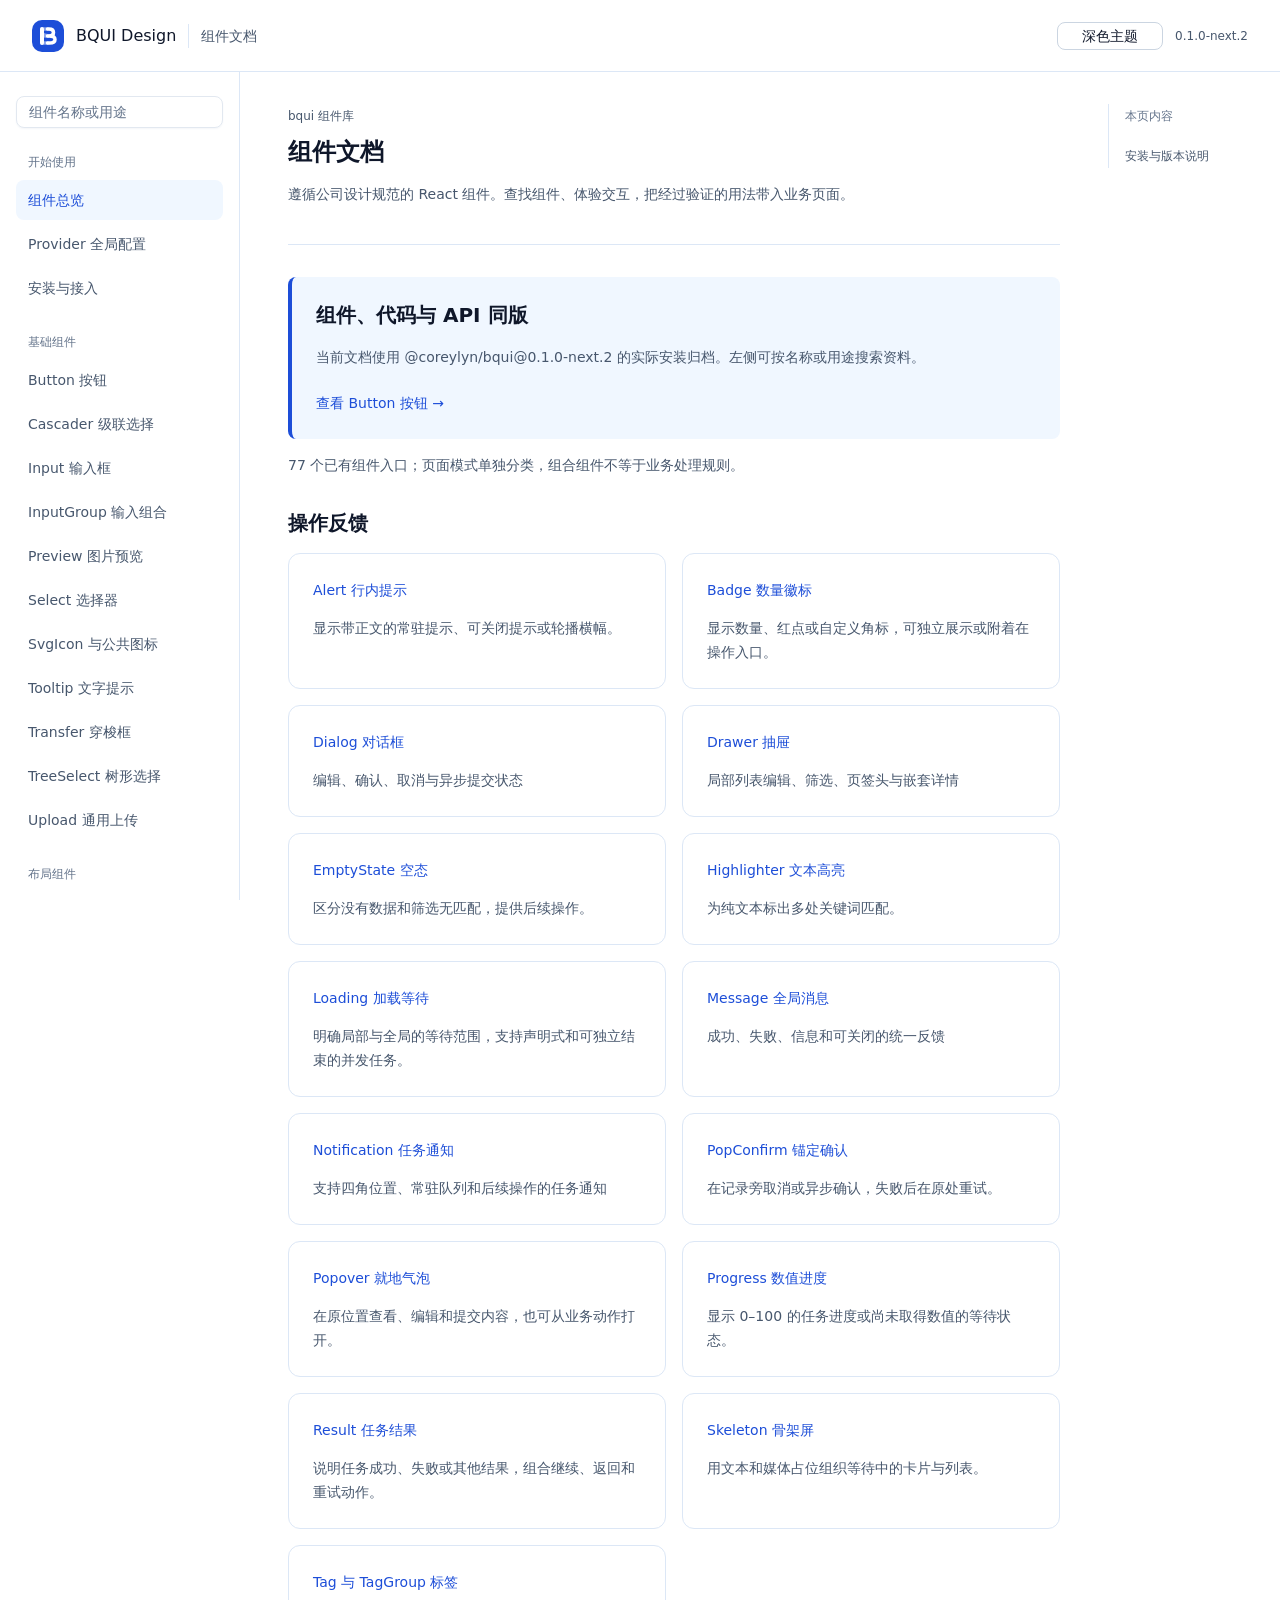
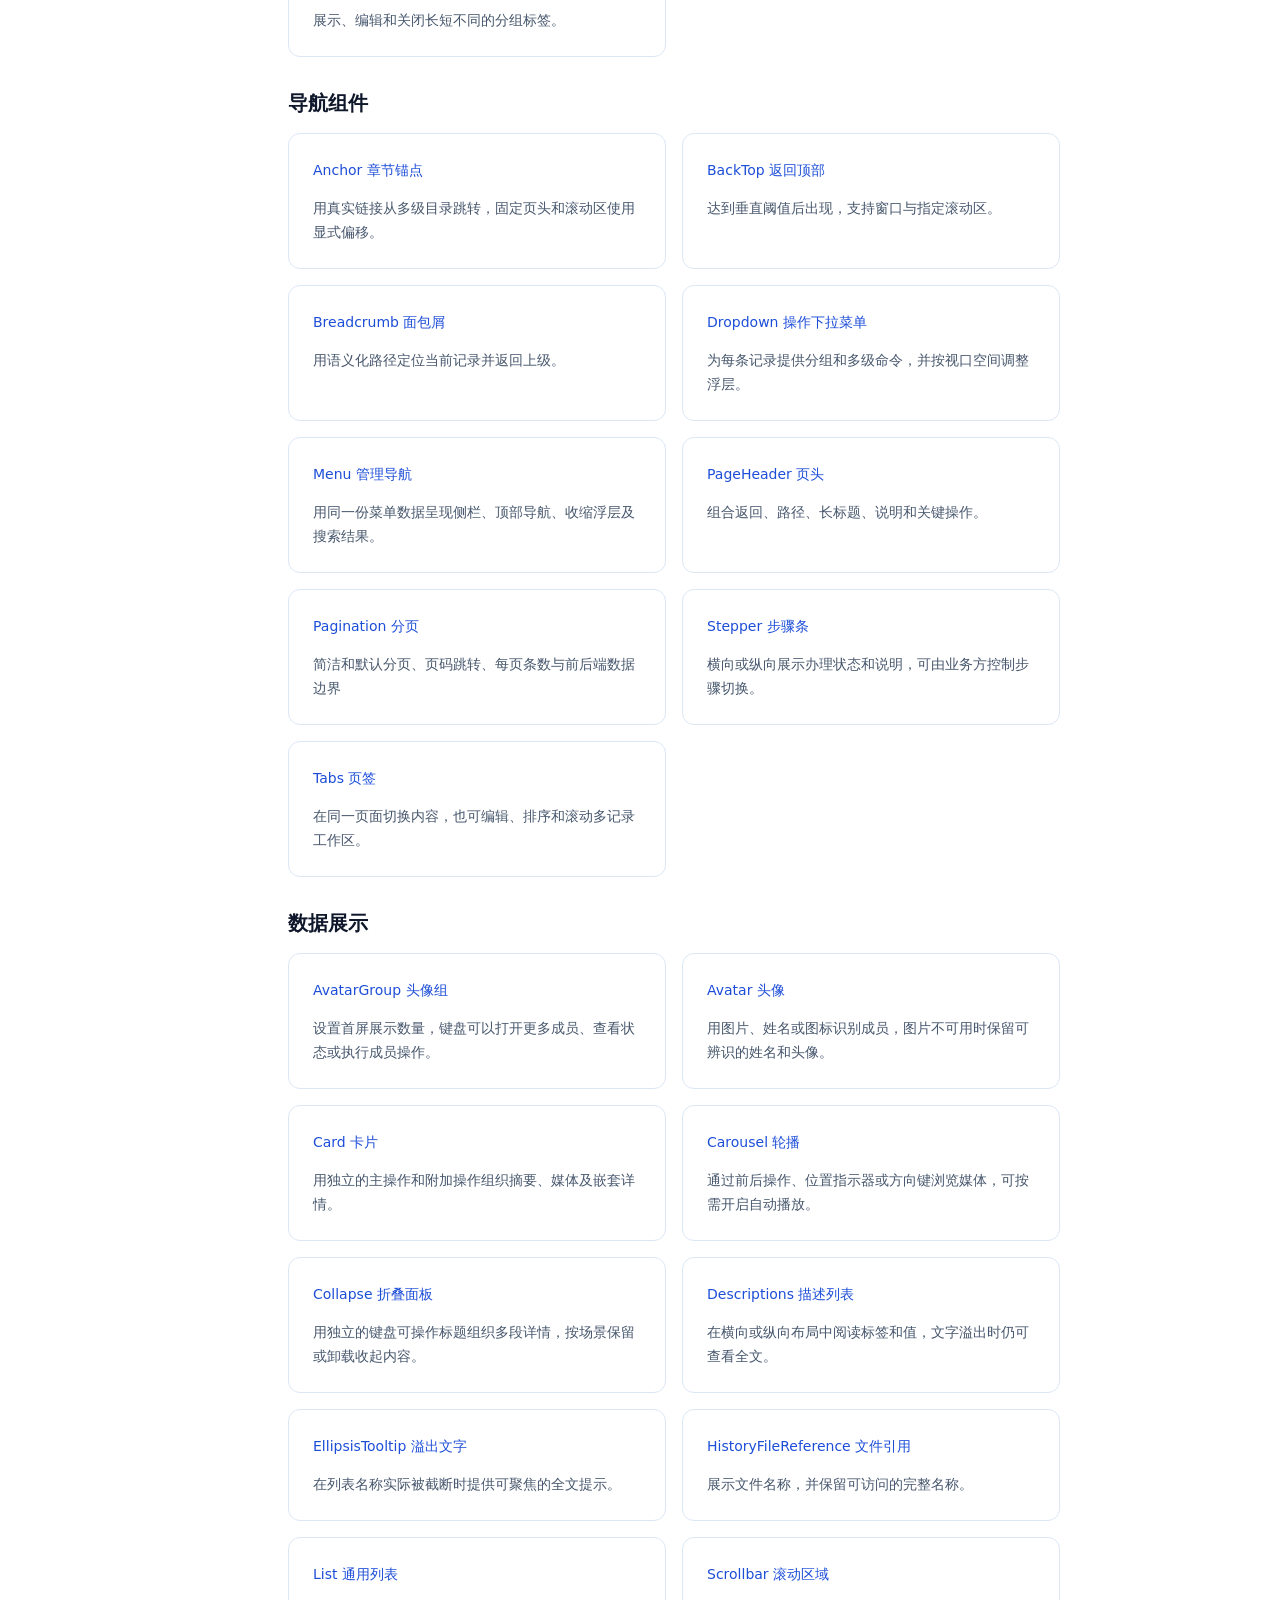
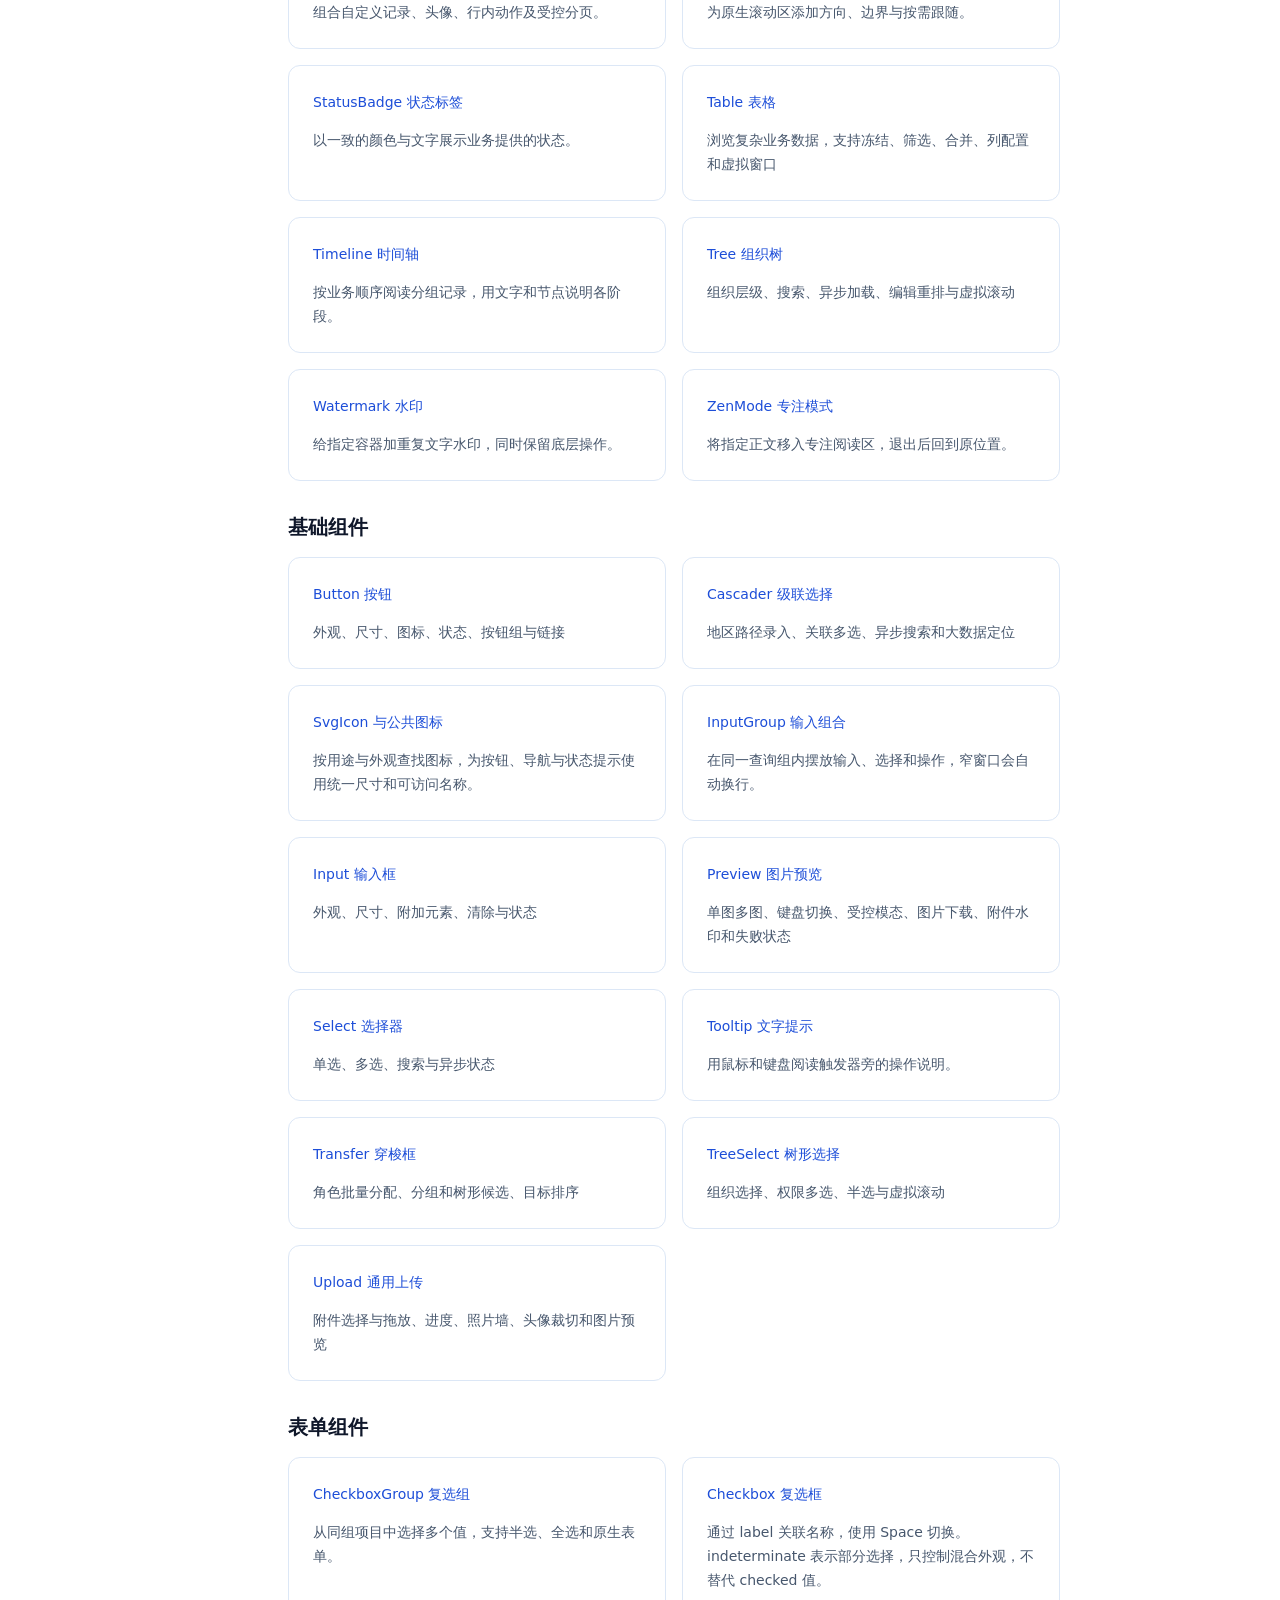
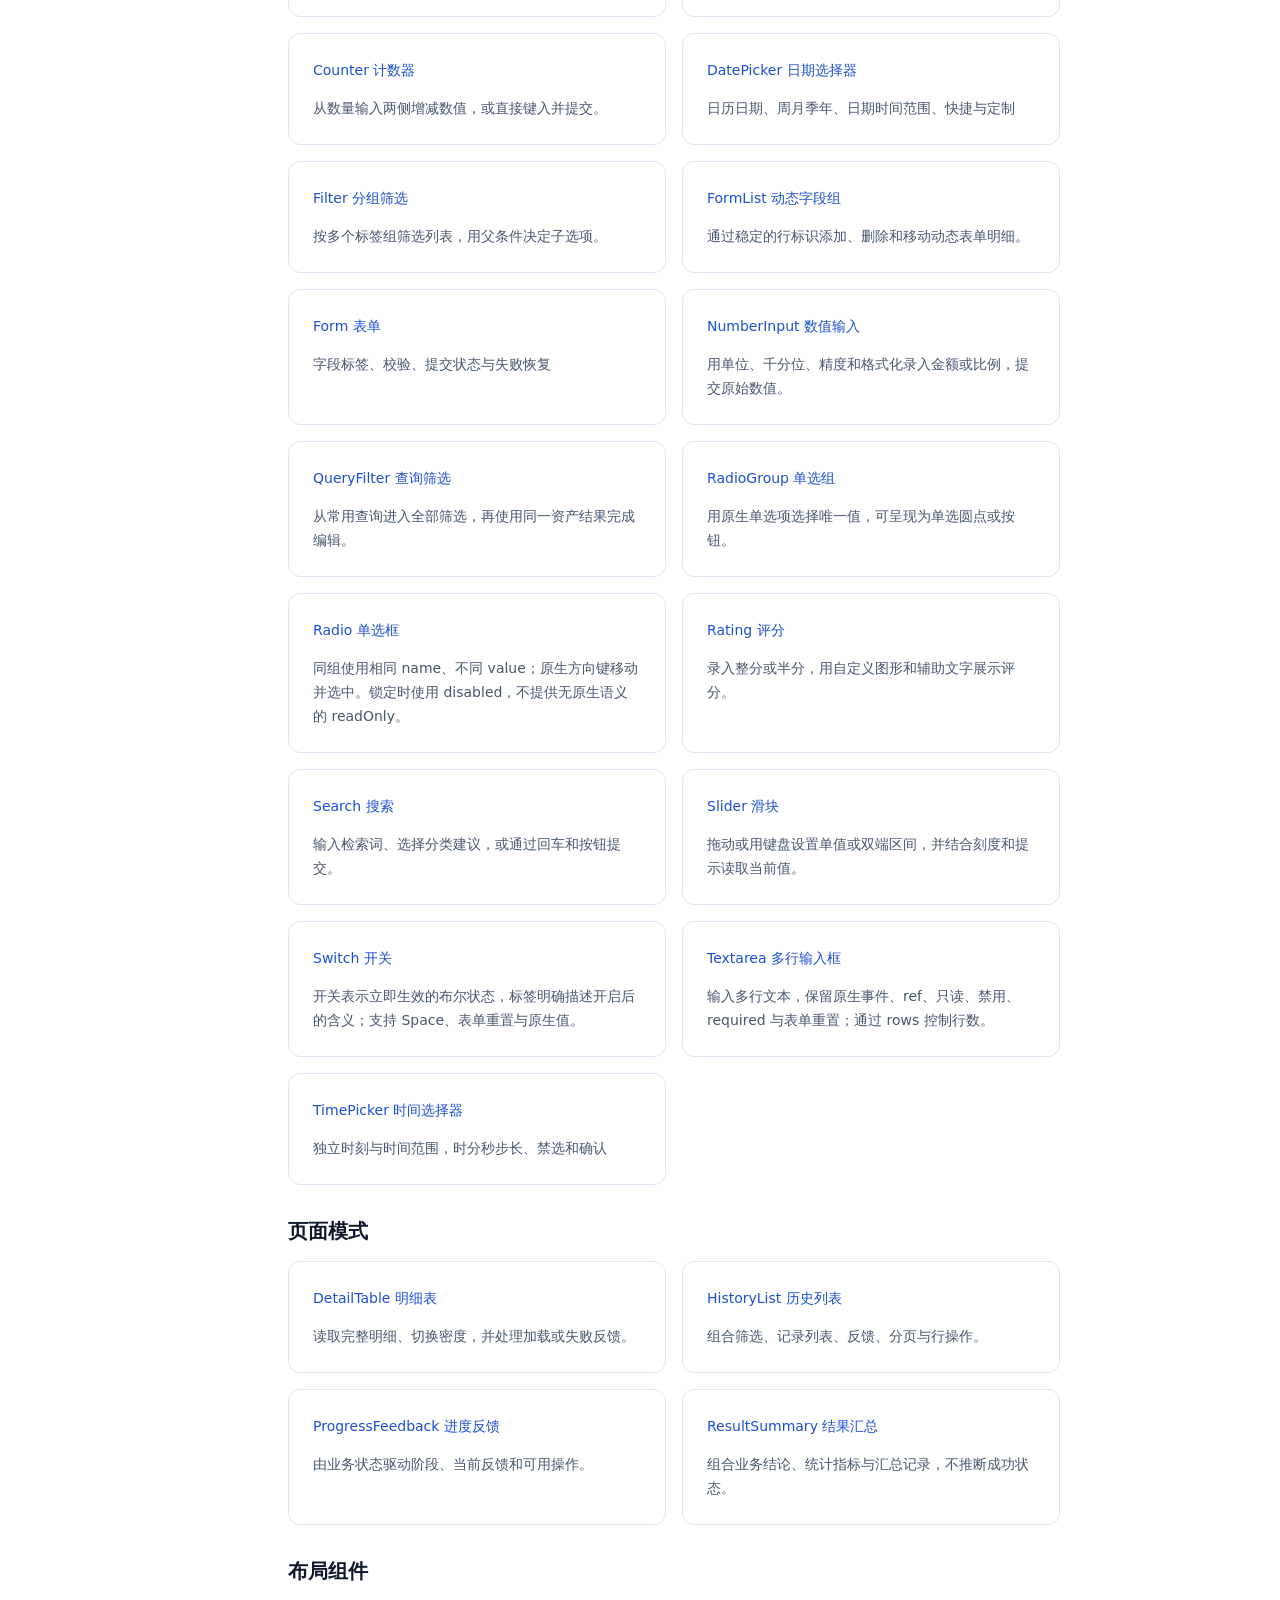
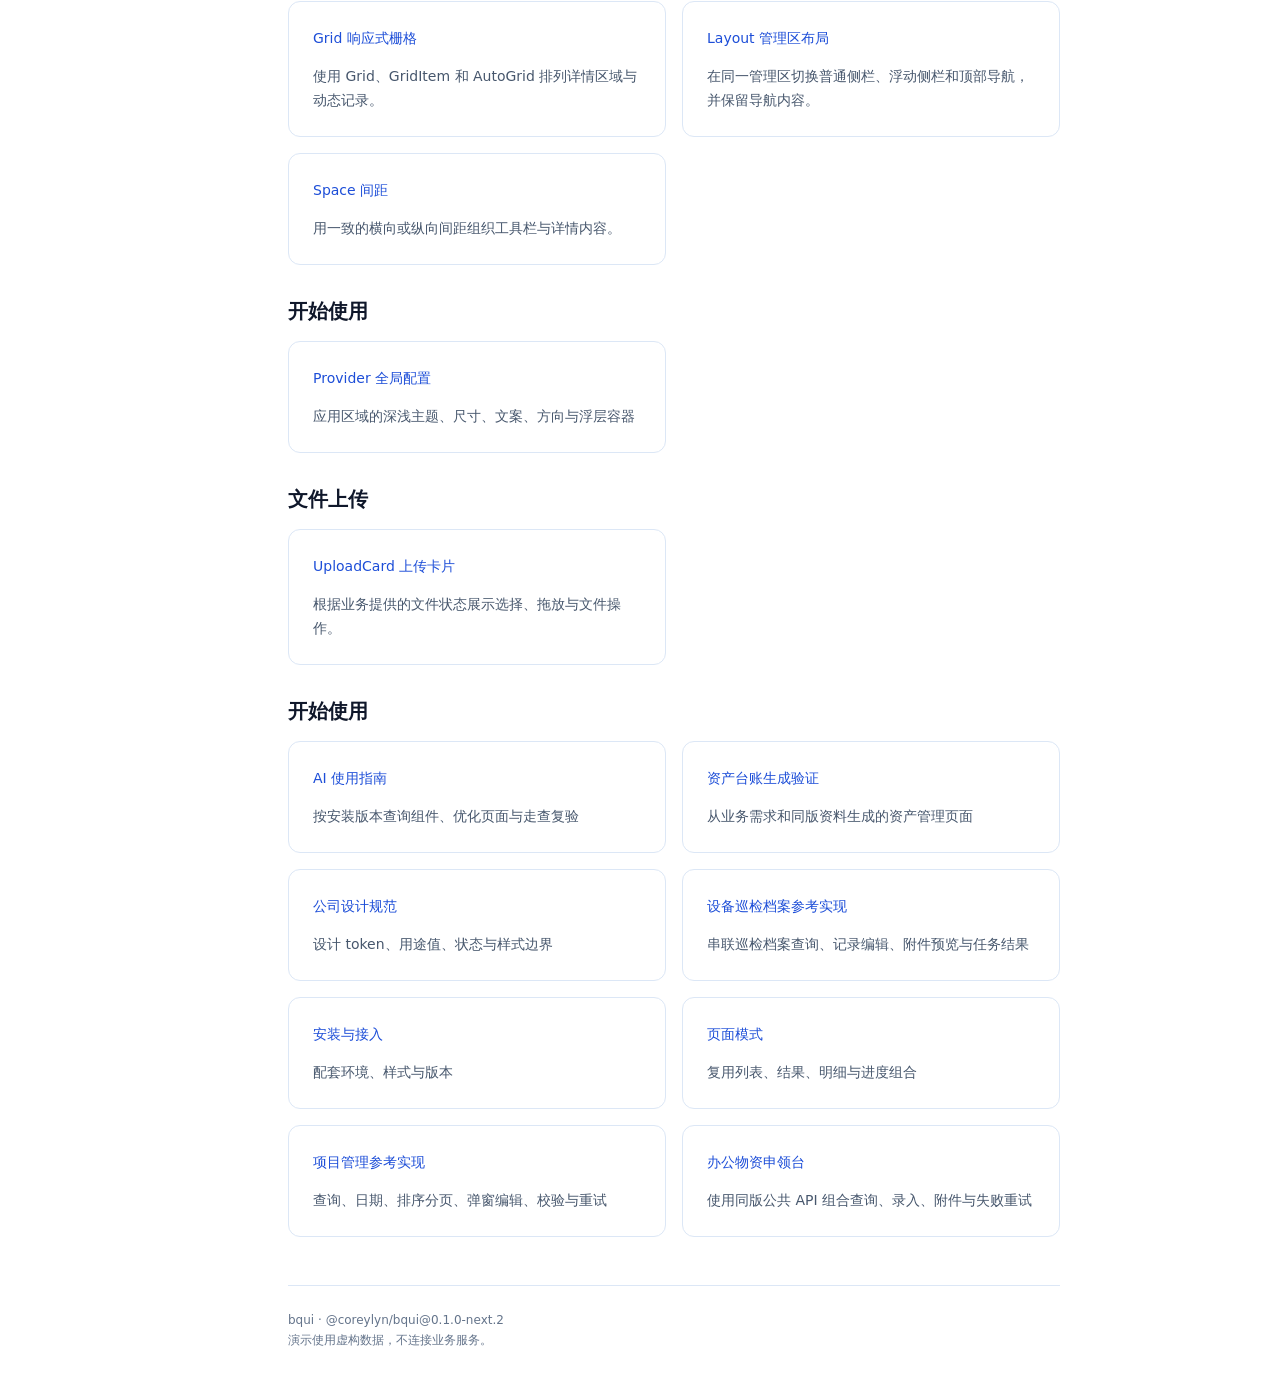
<file: index.html>
<!doctype html><html lang="zh-CN"><head><meta charset="UTF-8"><meta name="viewport" content="width=device-width, initial-scale=1.0"><meta name="description" content="bqui 组件、交互示例与 API 文档"><link rel="icon" type="image/svg+xml" href="./favicon.svg"><title>BQUI Design</title>  <script type="module" crossorigin src="./assets/main-B8V6Y4cH.js"></script>
  <link rel="stylesheet" crossorigin href="./assets/main-BcPtCSY2.css">
</head><body><div id="root"></div></body></html>
</file>
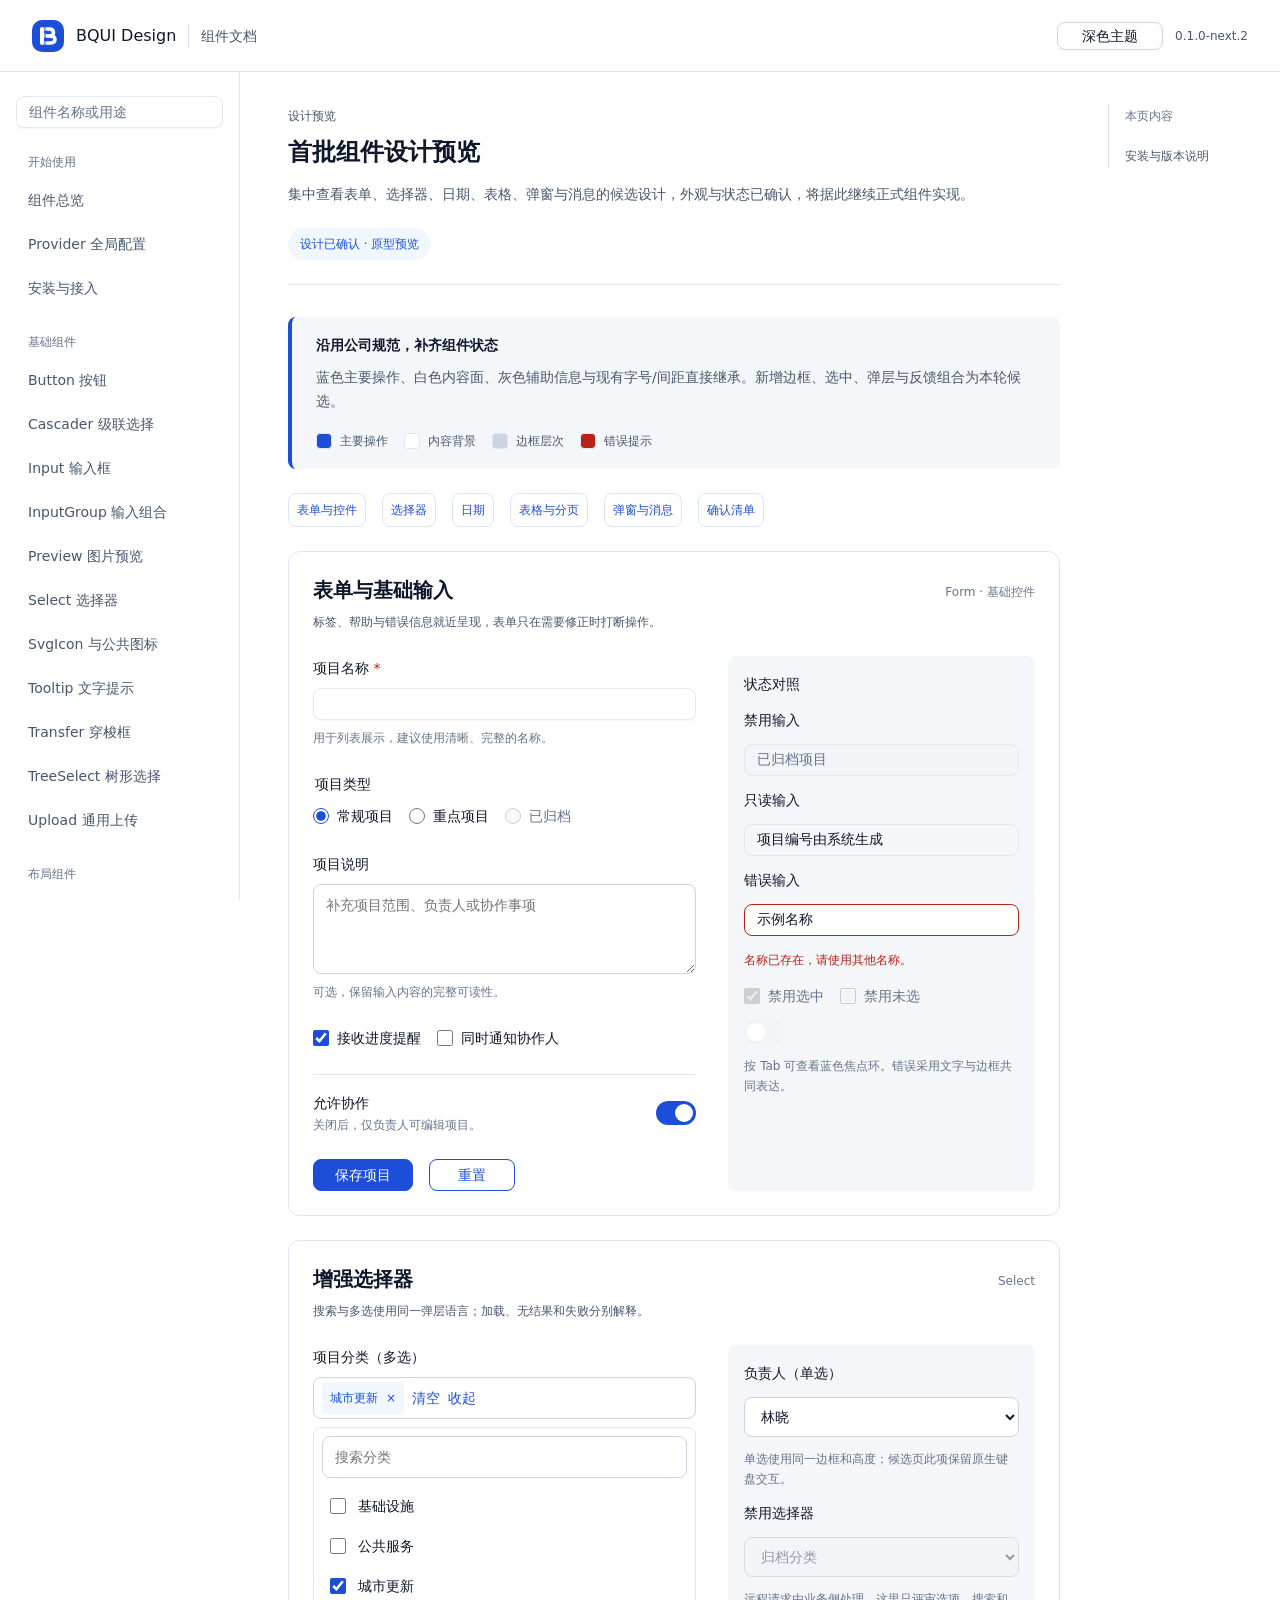
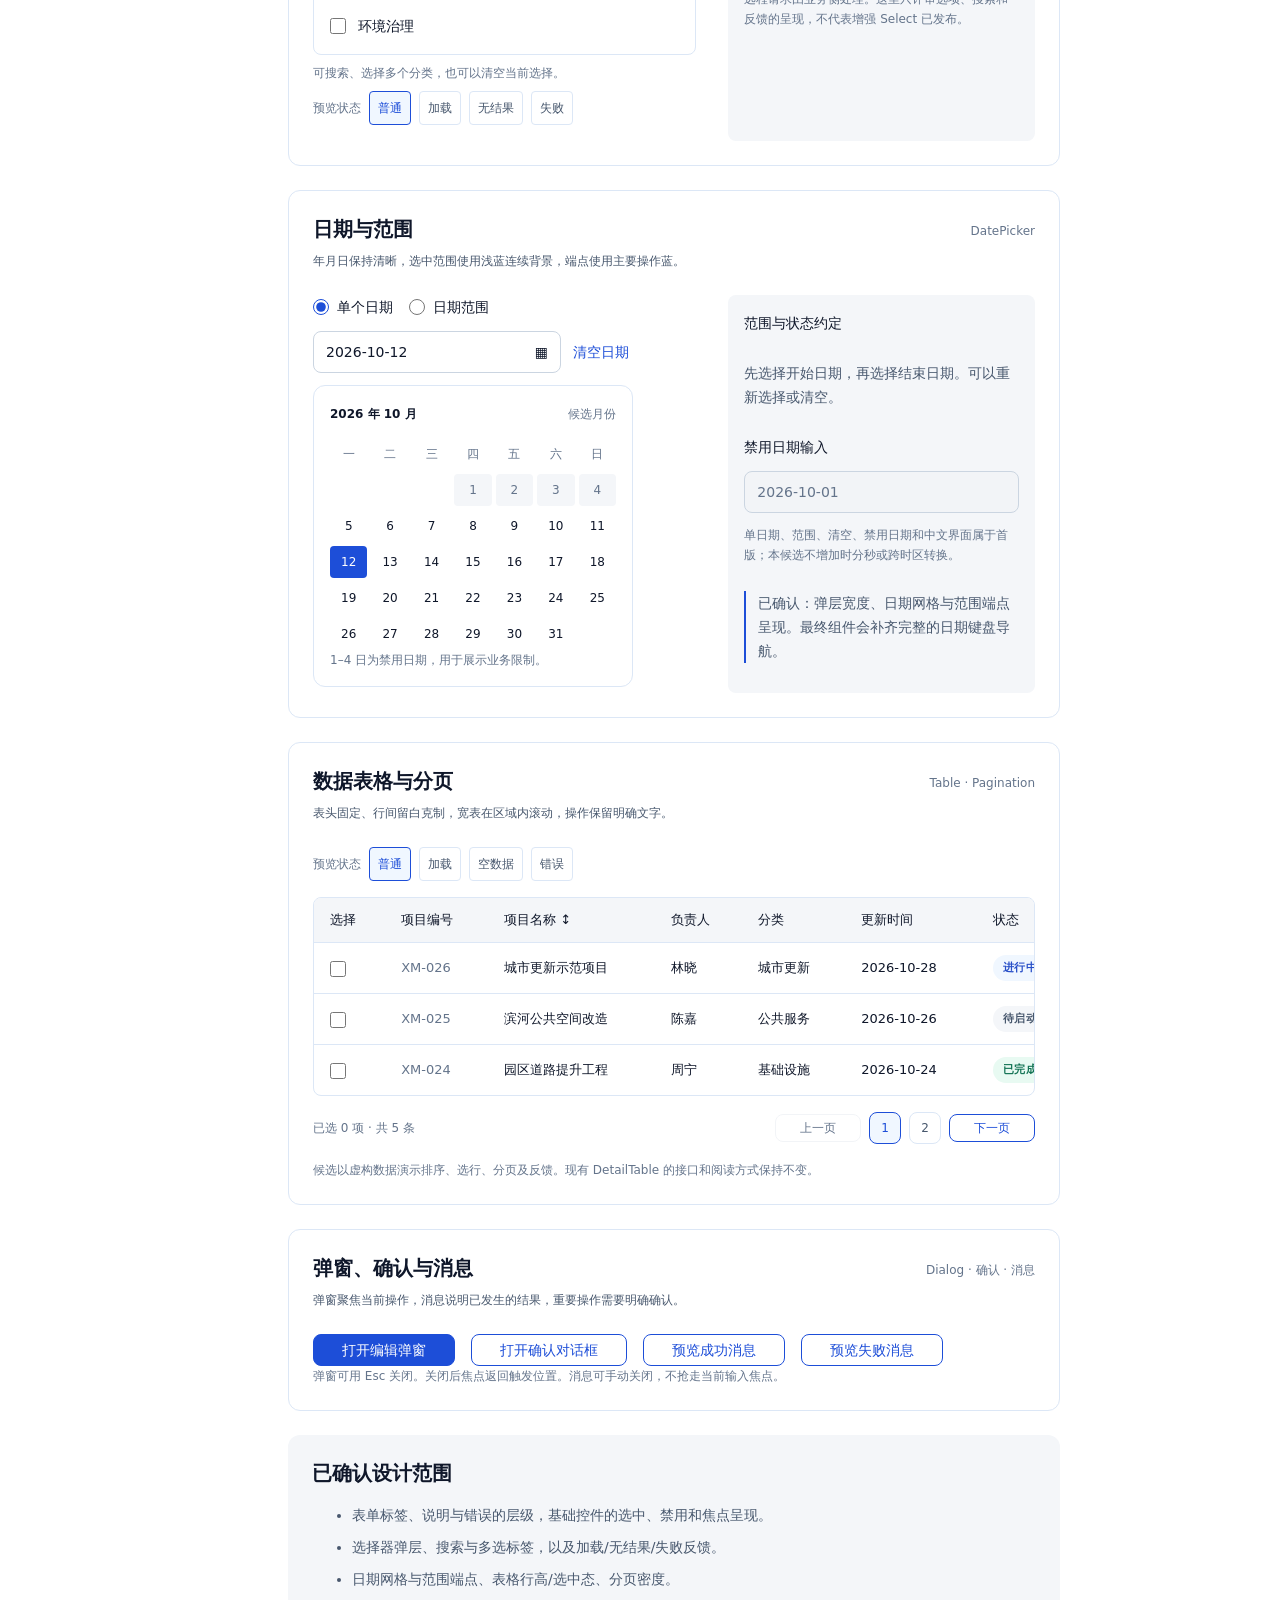
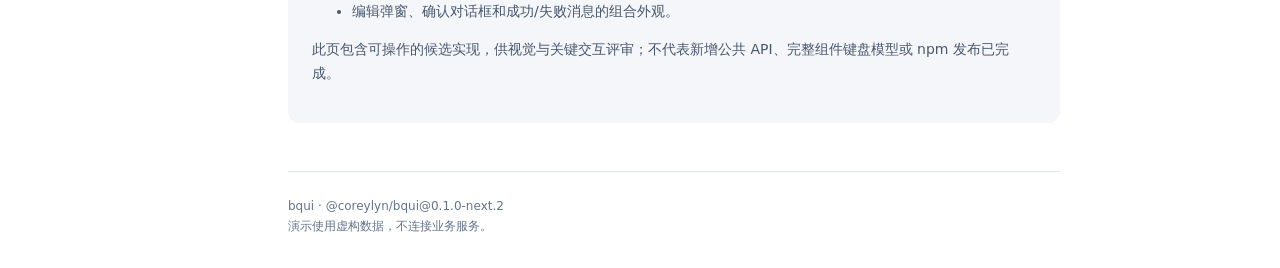
<file: design-preview/index.html>
<!doctype html><html lang="zh-CN"><head><meta charset="UTF-8"><meta name="viewport" content="width=device-width, initial-scale=1.0"><meta name="description" content="bqui 组件、交互示例与 API 文档"><link rel="icon" type="image/svg+xml" href="../favicon.svg"><title>BQUI Design</title>  <script type="module" crossorigin src="../assets/main-B8V6Y4cH.js"></script>
  <link rel="stylesheet" crossorigin href="../assets/main-BcPtCSY2.css">
</head><body><div id="root"></div></body></html>
</file>
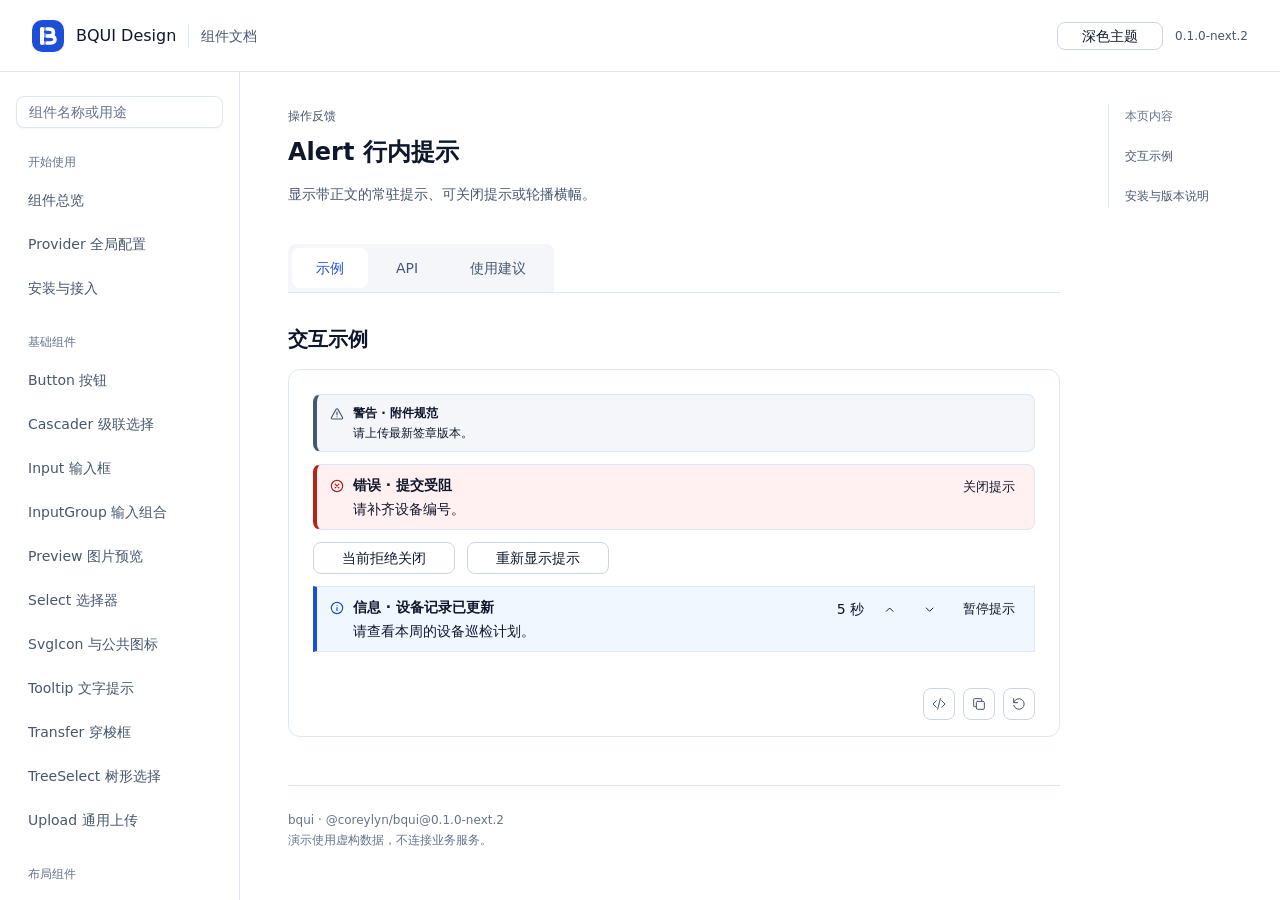
<file: components/alert/index.html>
<!doctype html><html lang="zh-CN"><head><meta charset="UTF-8"><meta name="viewport" content="width=device-width, initial-scale=1.0"><meta name="description" content="bqui 组件、交互示例与 API 文档"><link rel="icon" type="image/svg+xml" href="../../favicon.svg"><title>BQUI Design</title>  <script type="module" crossorigin src="../../assets/main-B8V6Y4cH.js"></script>
  <link rel="stylesheet" crossorigin href="../../assets/main-BcPtCSY2.css">
</head><body><div id="root"></div></body></html>
</file>
<file: assets/main-BcPtCSY2.css>
.bqui-react{--bqui-space-0: 0px;--bqui-space-4: 4px;--bqui-space-8: 8px;--bqui-space-12: 12px;--bqui-space-16: 16px;--bqui-space-24: 24px;--bqui-space-32: 32px;--bqui-radius-control: 8px;--bqui-radius-panel: 12px;--bqui-radius-card: 16px;--bqui-radius-pill: 9999px;--bqui-size-control-small: 32px;--bqui-size-control-medium: 40px;--bqui-font-size-caption: 12px;--bqui-font-size-body: 14px;--bqui-font-size-card: 16px;--bqui-font-size-section: 20px;--bqui-font-size-page: 24px;--bqui-font-line-caption: 20px;--bqui-font-line-body: 24px;--bqui-font-line-card: 24px;--bqui-font-line-section: 28px;--bqui-font-line-page: 32px;--bqui-font-family: "Noto Sans SC";--bqui-font-weight-regular: 400;--bqui-font-weight-bold: 700;--bqui-stroke-default: 1px;--bqui-stroke-focus: 2px;--bqui-font-size-hero-title: 24px;--bqui-font-line-hero-title: 28.8px;--bqui-font-size-hero-description: 16px;--bqui-font-line-hero-description: 28px;--bqui-font-size-upload-heading: 28px;--bqui-font-line-upload-heading: 36px;--bqui-font-size-upload-title: 20px;--bqui-font-line-upload-title: 28px;--bqui-font-size-history-title: 20px;--bqui-font-line-history-title: 28px;--bqui-font-size-label: 11px;--bqui-font-line-label: 16px;--bqui-font-size-table-body: 13px;--bqui-font-line-table-body: 20px;--bqui-font-size-start-action: 16px;--bqui-font-line-start-action: 22.4px;--bqui-font-size-step-label: 16px;--bqui-font-line-step-label: 24px;--bqui-font-weight-medium: 500;--bqui-font-weight-semibold: 600;--bqui-font-tracking-hero: -.48px;--bqui-font-tracking-heading: -.4px;--bqui-font-tracking-title: -.2px;--bqui-font-tracking-label: .4px;--bqui-space-7: 7px;--bqui-space-10: 10px;--bqui-space-18: 18px;--bqui-space-22: 22px;--bqui-radius-surface: 18px;--bqui-radius-upload-drop: 14px;--bqui-radius-upload-badge: 14px;--bqui-radius-start-action: 12px;--bqui-size-control-start-action: 44px;--bqui-size-history-header: 34px;--bqui-size-history-row: 50px;--bqui-size-history-status: 26px;--bqui-size-step-marker: 30px;--bqui-font-line-select: 22px;--bqui-size-select-width: 144px;--bqui-size-button-small: 28px;--bqui-size-button-medium: 32px;--bqui-size-button-large: 40px;--bqui-size-input-small: 28px;--bqui-size-input-medium: 32px;--bqui-size-input-large: 40px}:where(.bqui-react:not(.bqui-react .bqui-react)),:where(.bqui-react,.bqui-react *)[data-bqui-theme=light]{color-scheme:light;--bqui-color-action-default: #1d4ed8;--bqui-color-action-hover: #1e40af;--bqui-color-action-pressed: #1e3a8a;--bqui-color-text-primary: #0f172a;--bqui-color-text-secondary: #47576d;--bqui-color-text-muted: #64748b;--bqui-color-text-link: #1d4ed8;--bqui-color-text-inverse: #ffffff;--bqui-color-text-disabled: #64748b;--bqui-color-surface-canvas: #f4f6f9;--bqui-color-surface-default: #ffffff;--bqui-color-surface-subtle: #f0f7ff;--bqui-color-surface-disabled: #f2f4f7;--bqui-color-border-subtle: #dce7f6;--bqui-color-border-control: #64748b;--bqui-color-border-focus: #1d4ed8;--bqui-color-border-inverse: #ffffff;--bqui-color-status-info: #284fc8;--bqui-color-status-success: #1ea878;--bqui-color-status-danger: #f0515e;--bqui-color-text-danger: #b42318;--bqui-color-border-danger: #b42318;--bqui-color-upload-warm-border: #f2982a;--bqui-color-upload-warm-text: #b45309;--bqui-color-upload-warm-surface: #fffbf2;--bqui-color-upload-warm-hover: #fffcf9;--bqui-color-upload-primary-hover: #f8fafe;--bqui-color-text-success: #127354;--bqui-color-surface-success: #e8faf2;--bqui-color-surface-danger: #fff0f2;--bqui-color-upload-positive-hover: #f5fcf8;--bqui-color-border-select: #cbd5e1;--bqui-color-upload-positive-drop-border: #009951;--bqui-color-button-primary-tint-hover: #e4eafa;--bqui-color-button-primary-tint-pressed: #d2dcf7;--bqui-color-button-danger-hover: #9b211b;--bqui-color-button-danger-pressed: #831f1d;--bqui-color-button-danger-tint-hover: #f6e5e3;--bqui-color-button-danger-tint-pressed: #f0d3d1;--bqui-color-button-success-hover: #12654e;--bqui-color-button-success-pressed: #115747;--bqui-color-button-success-tint-hover: #e3eeea;--bqui-color-button-success-tint-pressed: #d0e3dd;--bqui-color-input-border: #e2e8f0;--bqui-color-input-focus-ring: #e8effc}:where(.bqui-react,.bqui-react *)[data-bqui-theme=dark]{color-scheme:dark;--bqui-color-action-default: #8bb9ff;--bqui-color-action-hover: #a7c8ff;--bqui-color-action-pressed: #c0d9ff;--bqui-color-text-primary: #edf2fa;--bqui-color-text-secondary: #acbbcf;--bqui-color-text-muted: #99abc1;--bqui-color-text-link: #8bb9ff;--bqui-color-text-inverse: #101924;--bqui-color-text-disabled: #8291a3;--bqui-color-surface-canvas: #111822;--bqui-color-surface-default: #1b2533;--bqui-color-surface-subtle: #273951;--bqui-color-surface-disabled: #252f3e;--bqui-color-border-subtle: #3b4c63;--bqui-color-border-control: #7d91aa;--bqui-color-border-focus: #a7c8ff;--bqui-color-border-inverse: #101924;--bqui-color-status-info: #8bb9ff;--bqui-color-status-success: #75e0b4;--bqui-color-status-danger: #ff9da5;--bqui-color-text-danger: #ff9da5;--bqui-color-border-danger: #ff9da5;--bqui-color-upload-warm-border: #e9b76a;--bqui-color-upload-warm-text: #f3c67f;--bqui-color-upload-warm-surface: #372d22;--bqui-color-upload-warm-hover: #403428;--bqui-color-upload-primary-hover: #273951;--bqui-color-text-success: #75e0b4;--bqui-color-surface-success: #19392f;--bqui-color-surface-danger: #3c2330;--bqui-color-upload-positive-hover: #233b34;--bqui-color-border-select: #7d91aa;--bqui-color-upload-positive-drop-border: #75e0b4;--bqui-color-button-primary-tint-hover: #293e5c;--bqui-color-button-primary-tint-pressed: #314967;--bqui-color-button-danger-hover: #ffb1b8;--bqui-color-button-danger-pressed: #ffc4c9;--bqui-color-button-danger-tint-hover: #482b37;--bqui-color-button-danger-tint-pressed: #553240;--bqui-color-button-success-hover: #91e9c6;--bqui-color-button-success-pressed: #b4f3db;--bqui-color-button-success-tint-hover: #21463a;--bqui-color-button-success-tint-pressed: #285244;--bqui-color-input-border: #7d91aa;--bqui-color-input-focus-ring: #324e72}@layer properties;.bqui-react .visible{visibility:visible}.bqui-react .sr-only{position:absolute;width:1px;height:1px;padding:0;margin:-1px;overflow:hidden;clip-path:inset(50%);white-space:nowrap;border-width:0}.bqui-react .fixed{position:fixed}.bqui-react .relative{position:relative}.bqui-react .block{display:block}.bqui-react .flex{display:flex}.bqui-react .grid{display:grid}.bqui-react .hidden{display:none}.bqui-react .inline{display:inline}.bqui-react .inline-grid{display:inline-grid}.bqui-react .min-h-\[20rem\]{min-height:20rem}.bqui-react .w-\[5rem\]{width:5rem}.bqui-react .w-\[24rem\]{width:24rem}.bqui-react .max-w-\[9rem\]{max-width:9rem}.bqui-react .max-w-full{max-width:100%}.bqui-react .resize{resize:both}.bqui-react .flex-wrap{flex-wrap:wrap}.bqui-react .items-center{align-items:center}.bqui-react .justify-items-center{justify-items:center}.bqui-react .gap-\[var\(--bqui-space-8\)\]{gap:var(--bqui-space-8)}.bqui-react .gap-\[var\(--bqui-space-12\)\]{gap:var(--bqui-space-12)}.bqui-react .gap-\[var\(--bqui-space-24\)\]{gap:var(--bqui-space-24)}.bqui-react .p-\[var\(--bqui-space-24\)\]{padding:var(--bqui-space-24)}.bqui-react .underline{text-decoration-line:underline}.bqui-react .ring{--tw-ring-shadow: var(--tw-ring-inset,) 0 0 0 calc(1px + var(--tw-ring-offset-width)) var(--tw-ring-color, currentcolor);box-shadow:var(--tw-inset-shadow),var(--tw-inset-ring-shadow),var(--tw-ring-offset-shadow),var(--tw-ring-shadow),var(--tw-shadow)}.bqui-react .outline{outline-style:var(--tw-outline-style);outline-width:1px}.bqui-react .filter{filter:var(--tw-blur,) var(--tw-brightness,) var(--tw-contrast,) var(--tw-grayscale,) var(--tw-hue-rotate,) var(--tw-invert,) var(--tw-saturate,) var(--tw-sepia,) var(--tw-drop-shadow,)}@property --tw-shadow{syntax: "*"; inherits: false; initial-value: 0 0 #0000;}@property --tw-shadow-color{syntax: "*"; inherits: false;}@property --tw-shadow-alpha{syntax: "<percentage>"; inherits: false; initial-value: 100%;}@property --tw-inset-shadow{syntax: "*"; inherits: false; initial-value: 0 0 #0000;}@property --tw-inset-shadow-color{syntax: "*"; inherits: false;}@property --tw-inset-shadow-alpha{syntax: "<percentage>"; inherits: false; initial-value: 100%;}@property --tw-ring-color{syntax: "*"; inherits: false;}@property --tw-ring-shadow{syntax: "*"; inherits: false; initial-value: 0 0 #0000;}@property --tw-inset-ring-color{syntax: "*"; inherits: false;}@property --tw-inset-ring-shadow{syntax: "*"; inherits: false; initial-value: 0 0 #0000;}@property --tw-ring-inset{syntax: "*"; inherits: false;}@property --tw-ring-offset-width{syntax: "<length>"; inherits: false; initial-value: 0px;}@property --tw-ring-offset-color{syntax: "*"; inherits: false; initial-value: #fff;}@property --tw-ring-offset-shadow{syntax: "*"; inherits: false; initial-value: 0 0 #0000;}@property --tw-outline-style{syntax: "*"; inherits: false; initial-value: solid;}@property --tw-blur{syntax: "*"; inherits: false;}@property --tw-brightness{syntax: "*"; inherits: false;}@property --tw-contrast{syntax: "*"; inherits: false;}@property --tw-grayscale{syntax: "*"; inherits: false;}@property --tw-hue-rotate{syntax: "*"; inherits: false;}@property --tw-invert{syntax: "*"; inherits: false;}@property --tw-opacity{syntax: "*"; inherits: false;}@property --tw-saturate{syntax: "*"; inherits: false;}@property --tw-sepia{syntax: "*"; inherits: false;}@property --tw-drop-shadow{syntax: "*"; inherits: false;}@property --tw-drop-shadow-color{syntax: "*"; inherits: false;}@property --tw-drop-shadow-alpha{syntax: "<percentage>"; inherits: false; initial-value: 100%;}@property --tw-drop-shadow-size{syntax: "*"; inherits: false;}@layer properties{@supports ((-webkit-hyphens: none) and (not (margin-trim: inline))) or ((-moz-orient: inline) and (not (color:rgb(from red r g b)))){.bqui-react *,.bqui-react :before,.bqui-react :after,.bqui-react ::backdrop{--tw-shadow: 0 0 #0000;--tw-shadow-color: initial;--tw-shadow-alpha: 100%;--tw-inset-shadow: 0 0 #0000;--tw-inset-shadow-color: initial;--tw-inset-shadow-alpha: 100%;--tw-ring-color: initial;--tw-ring-shadow: 0 0 #0000;--tw-inset-ring-color: initial;--tw-inset-ring-shadow: 0 0 #0000;--tw-ring-inset: initial;--tw-ring-offset-width: 0px;--tw-ring-offset-color: #fff;--tw-ring-offset-shadow: 0 0 #0000;--tw-outline-style: solid;--tw-blur: initial;--tw-brightness: initial;--tw-contrast: initial;--tw-grayscale: initial;--tw-hue-rotate: initial;--tw-invert: initial;--tw-opacity: initial;--tw-saturate: initial;--tw-sepia: initial;--tw-drop-shadow: initial;--tw-drop-shadow-color: initial;--tw-drop-shadow-alpha: 100%;--tw-drop-shadow-size: initial}}}.bqui-react{color:var(--bqui-color-text-primary);font-family:var(--bqui-font-family),"Microsoft YaHei",system-ui,sans-serif;font-size:var(--bqui-font-size-body);line-height:var(--bqui-font-line-body)}.bqui-react *,.bqui-react *:before,.bqui-react *:after{box-sizing:border-box}.bqui-react .bqr-input-root{--bqr-input-height:var(--bqui-size-input-medium);display:inline-flex;width:100%;min-width:0;max-width:100%;vertical-align:middle;border-radius:var(--bqui-radius-control)}.bqui-react .bqr-input-root[data-size=small]{--bqr-input-height:var(--bqui-size-input-small)}.bqui-react .bqr-input-root[data-size=large]{--bqr-input-height:var(--bqui-size-input-large)}.bqui-react .bqr-input-control{display:flex;align-items:center;gap:var(--bqui-space-8);flex:1;min-width:0;height:var(--bqr-input-height);padding:0 var(--bqui-space-12);border:var(--bqui-stroke-default) solid var(--bqui-color-input-border);border-radius:var(--bqui-radius-control);background:var(--bqui-color-surface-default);color:var(--bqui-color-text-primary);box-shadow:0 1px 2px var(--bqui-color-surface-canvas)}.bqui-react .bqr-input{display:block;width:100%;min-width:0;flex:1;height:100%;margin:0;padding:0;border:0;border-radius:0;outline:none;font:inherit;line-height:normal;background:transparent;color:inherit;box-shadow:none}.bqui-react .bqr-input::placeholder{color:var(--bqui-color-text-muted);opacity:1}.bqui-react .bqr-input:focus-visible{outline:none}.bqui-react .bqr-input-control[data-appearance=filled]{border-color:transparent;background:var(--bqui-color-surface-canvas);box-shadow:none}.bqui-react .bqr-input-control[data-appearance=borderless]{border-color:transparent;background:transparent;box-shadow:none}.bqui-react .bqr-input-control:not([data-disabled]):not([data-readonly]):hover{border-color:var(--bqui-color-border-select)}.bqui-react .bqr-input-control:focus-within{border-color:var(--bqui-color-border-focus);box-shadow:0 0 0 var(--bqui-space-4) var(--bqui-color-input-focus-ring)}.bqui-react .bqr-input-control:not([data-disabled]):not([data-readonly]):focus-within{border-color:var(--bqui-color-border-focus)}.bqui-react .bqr-input-control[data-invalid]{border-color:var(--bqui-color-border-danger)}.bqui-react .bqr-input-control[data-invalid]:not([data-disabled]):hover,.bqui-react .bqr-input-control[data-invalid]:not([data-disabled]):focus-within{border-color:var(--bqui-color-border-danger)}.bqui-react .bqr-input-control[data-invalid]:focus-within{box-shadow:0 0 0 var(--bqui-space-4) var(--bqui-color-surface-danger)}.bqui-react .bqr-input-control[data-readonly]{background:var(--bqui-color-surface-canvas)}.bqui-react .bqr-input-control[data-disabled],.bqui-react .bqr-input-control:has(>input:disabled){background:var(--bqui-color-surface-disabled);border-color:var(--bqui-color-input-border);color:var(--bqui-color-text-disabled);box-shadow:none;cursor:not-allowed}.bqui-react .bqr-input:disabled{cursor:not-allowed}.bqui-react .bqr-input-affix{display:inline-flex;align-items:center;flex:none;color:var(--bqui-color-text-secondary)}.bqui-react .bqr-input-affix svg,.bqui-react .bqr-input-clear svg{width:16px;height:16px;flex:none}.bqui-react .bqr-input-clear{display:inline-flex;align-items:center;justify-content:center;flex:none;width:20px;height:20px;border:0;border-radius:var(--bqui-radius-control);padding:0;background:transparent;color:var(--bqui-color-text-muted);cursor:pointer}.bqui-react .bqr-input-clear:hover{background:var(--bqui-color-surface-disabled);color:var(--bqui-color-text-primary)}.bqui-react .bqr-input-clear[data-trigger=hover]{opacity:0}.bqui-react .bqr-input-control:hover .bqr-input-clear,.bqui-react .bqr-input-control:focus-within .bqr-input-clear{opacity:1}.bqui-react .bqr-input-clear:focus-visible,.bqui-react .bqr-button:focus-visible{outline:var(--bqui-stroke-focus) solid var(--bqui-color-border-focus);outline-offset:var(--bqui-stroke-focus)}.bqui-react .bqr-input-addon{display:flex;align-items:center;flex:none;height:var(--bqr-input-height);padding:0 var(--bqui-space-12);border:var(--bqui-stroke-default) solid var(--bqui-color-input-border);background:var(--bqui-color-surface-canvas);color:var(--bqui-color-text-secondary)}.bqui-react .bqr-input-addon[data-position=before]{border-radius:var(--bqui-radius-control) 0 0 var(--bqui-radius-control);border-right:0}.bqui-react .bqr-input-addon[data-position=after]{border-radius:0 var(--bqui-radius-control) var(--bqui-radius-control) 0;border-left:0}.bqui-react .bqr-input-root:has(>[data-position=before])>.bqr-input-control{border-top-left-radius:0;border-bottom-left-radius:0}.bqui-react .bqr-input-root:has(>[data-position=after])>.bqr-input-control{border-top-right-radius:0;border-bottom-right-radius:0}.bqui-react .bqr-input-addon:has(>.bqr-button),.bqui-react .bqr-input-addon:has(>.bqr-select){padding:0;border:0;background:transparent}.bqui-react .bqr-input-addon>.bqr-button,.bqui-react .bqr-input-addon>.bqr-select{height:var(--bqr-input-height);min-height:var(--bqr-input-height);border-radius:inherit}.bqui-react .bqr-input-addon>.bqr-select>.bqr-select-control{height:var(--bqr-input-height);border-radius:inherit;border-color:var(--bqui-color-input-border)}.bqui-react .bqr-input-addon[data-position=before]>.bqr-select>.bqr-select-control{border-right:0}.bqui-react .bqr-input-control[data-disabled] .bqr-input-affix,.bqui-react .bqr-input-control:has(>input:disabled) .bqr-input-affix{color:inherit}.bqui-react .bqr-input-root:has(input:disabled)>.bqr-input-addon{background:var(--bqui-color-surface-disabled);color:var(--bqui-color-text-disabled)}@media(hover:none){.bqui-react .bqr-input-clear[data-trigger=hover]{opacity:1}}@media(forced-colors:active){.bqui-react .bqr-input-control:focus-within{outline:var(--bqui-stroke-focus) solid var(--bqui-color-border-focus);outline-offset:var(--bqui-stroke-focus)}}.bqui-react .bqr-button{--bqr-button-tone:var(--bqui-color-action-default);--bqr-button-hover:var(--bqui-color-action-hover);--bqr-button-pressed:var(--bqui-color-action-pressed);--bqr-button-tint:var(--bqui-color-surface-subtle);--bqr-button-tint-hover:var(--bqui-color-button-primary-tint-hover);--bqr-button-tint-pressed:var(--bqui-color-button-primary-tint-pressed);margin:0;position:relative;min-height:var(--bqui-size-button-medium);padding:var(--bqui-space-4) var(--bqui-space-16);border:var(--bqui-stroke-default) solid var(--bqr-button-tone);border-radius:var(--bqui-radius-control);font:inherit;line-height:var(--bqui-font-line-caption);color:var(--bqui-color-text-inverse);background:var(--bqr-button-tone);cursor:pointer;overflow-wrap:anywhere;white-space:normal;text-decoration:none;vertical-align:middle}.bqui-react .bqr-button[data-variant=danger]{--bqr-button-tone:var(--bqui-color-text-danger);--bqr-button-hover:var(--bqui-color-button-danger-hover);--bqr-button-pressed:var(--bqui-color-button-danger-pressed);--bqr-button-tint:var(--bqui-color-surface-danger);--bqr-button-tint-hover:var(--bqui-color-button-danger-tint-hover);--bqr-button-tint-pressed:var(--bqui-color-button-danger-tint-pressed)}.bqui-react .bqr-button[data-variant=success]{--bqr-button-tone:var(--bqui-color-text-success);--bqr-button-hover:var(--bqui-color-button-success-hover);--bqr-button-pressed:var(--bqui-color-button-success-pressed);--bqr-button-tint:var(--bqui-color-surface-success);--bqr-button-tint-hover:var(--bqui-color-button-success-tint-hover);--bqr-button-tint-pressed:var(--bqui-color-button-success-tint-pressed)}.bqui-react .bqr-button[data-variant=default]{--bqr-button-tone:var(--bqui-color-text-primary);--bqr-button-hover:var(--bqui-color-text-secondary);--bqr-button-pressed:var(--bqui-color-text-primary);--bqr-button-tint:var(--bqui-color-surface-canvas);--bqr-button-tint-hover:var(--bqui-color-surface-disabled);--bqr-button-tint-pressed:var(--bqui-color-border-select)}.bqui-react .bqr-button>span{grid-area:1/1}.bqui-react .bqr-button-label,.bqui-react .bqr-button-loading{display:inline-flex;gap:var(--bqui-space-8);align-items:center;justify-content:center;min-width:0;max-width:100%}.bqui-react .bqr-button-icon{display:inline-flex;align-items:center;justify-content:center;flex:none}.bqui-react .bqr-button-icon:empty{display:none}.bqui-react .bqr-button-icon>svg,.bqui-react .bqr-button-spinner{width:16px;height:16px;flex:none}.bqui-react .bqr-button-loading{visibility:hidden;pointer-events:none}.bqui-react .bqr-button[aria-busy=true]{cursor:default;opacity:.65}.bqui-react .bqr-button[aria-busy=true][data-bqui-theme=dark]{opacity:.85}.bqui-react .bqr-button[aria-busy=true] .bqr-button-label{opacity:0}.bqui-react .bqr-button[aria-busy=true] .bqr-button-loading{visibility:visible}.bqui-react .bqr-button[aria-busy=true] .bqr-button-spinner{animation:bqr-button-spin .8s linear infinite}@keyframes bqr-button-spin{to{transform:rotate(360deg)}}@media(prefers-reduced-motion:reduce){.bqui-react .bqr-button[aria-busy=true] .bqr-button-spinner{animation:none}}.bqui-react .bqr-button[data-size=small]{min-height:var(--bqui-size-button-small);padding:var(--bqui-space-0) var(--bqui-space-12)}.bqui-react .bqr-button[data-size=large]{min-height:var(--bqui-size-button-large);padding:var(--bqui-space-8) var(--bqui-space-16)}.bqui-react .bqr-button[data-size=start-action]{min-height:var(--bqui-size-control-start-action);padding:0 var(--bqui-space-18);border-radius:var(--bqui-radius-start-action);font-size:var(--bqui-font-size-start-action);line-height:var(--bqui-font-line-start-action);font-weight:var(--bqui-font-weight-regular)}.bqui-react .bqr-button[data-shape=round]{border-radius:var(--bqui-radius-pill)}.bqui-react .bqr-button[data-icon-only]{width:var(--bqui-size-button-medium);height:var(--bqui-size-button-medium);min-width:var(--bqui-size-button-medium);padding:0}.bqui-react .bqr-button[data-icon-only][data-size=small]{width:var(--bqui-size-button-small);height:var(--bqui-size-button-small);min-width:var(--bqui-size-button-small)}.bqui-react .bqr-button[data-icon-only][data-size=large]{width:var(--bqui-size-button-large);height:var(--bqui-size-button-large);min-width:var(--bqui-size-button-large)}.bqui-react .bqr-button[data-icon-only][data-size=start-action]{width:var(--bqui-size-control-start-action);height:var(--bqui-size-control-start-action);min-width:var(--bqui-size-control-start-action)}.bqui-react .bqr-button:not([data-inactive]):hover{background:var(--bqr-button-hover);border-color:var(--bqr-button-hover)}.bqui-react .bqr-button:not([data-inactive]):active{background:var(--bqr-button-pressed);border-color:var(--bqr-button-pressed)}.bqui-react .bqr-button[data-appearance=filled]{background:var(--bqr-button-tint);border-color:transparent;color:var(--bqr-button-tone)}.bqui-react .bqr-button[data-appearance=filled]:not([data-inactive]):hover{background:var(--bqr-button-tint-hover);border-color:transparent;color:var(--bqr-button-hover)}.bqui-react .bqr-button[data-appearance=filled]:not([data-inactive]):active{background:var(--bqr-button-tint-pressed);border-color:transparent;color:var(--bqr-button-pressed)}.bqui-react .bqr-button[data-appearance=line]{background:var(--bqui-color-surface-default);border-color:var(--bqr-button-tone);color:var(--bqr-button-tone)}.bqui-react .bqr-button[data-appearance=line]:not([data-inactive]):hover{background:var(--bqr-button-tint);border-color:var(--bqr-button-hover);color:var(--bqr-button-hover)}.bqui-react .bqr-button[data-appearance=line]:not([data-inactive]):active{background:var(--bqr-button-tint-hover);border-color:var(--bqr-button-pressed);color:var(--bqr-button-pressed)}.bqui-react .bqr-button[data-appearance=text],.bqui-react .bqr-button[data-appearance=link]{background:transparent;border-color:transparent;color:var(--bqr-button-tone)}.bqui-react .bqr-button[data-appearance=text]:not([data-inactive]):hover{background:var(--bqr-button-tint);border-color:transparent;color:var(--bqr-button-hover)}.bqui-react .bqr-button[data-appearance=text]:not([data-inactive]):active{background:var(--bqr-button-tint-hover);border-color:transparent;color:var(--bqr-button-pressed)}.bqui-react .bqr-button[data-appearance=link]:not([data-inactive]):hover{background:transparent;border-color:transparent;color:var(--bqr-button-hover);text-decoration:underline}.bqui-react .bqr-button[data-appearance=link]:not([data-inactive]):active{background:transparent;border-color:transparent;color:var(--bqr-button-pressed);text-decoration:underline}.bqui-react .bqr-button:is(:disabled,[aria-disabled=true]):not([aria-busy=true]){background:var(--bqui-color-surface-disabled);border-color:var(--bqui-color-surface-disabled);color:var(--bqui-color-text-disabled);cursor:not-allowed;text-decoration:none}.bqui-react .bqr-button:is(:disabled,[aria-disabled=true]):not([aria-busy=true]):is([data-appearance=line],[data-appearance=text],[data-appearance=link]){background:transparent;border-color:transparent}.bqui-react .bqr-button:is(:disabled,[aria-disabled=true]):not([aria-busy=true])[data-appearance=line]{border-color:var(--bqui-color-surface-disabled)}.bqui-react .bqr-button-group{display:inline-flex;align-items:stretch;max-width:100%;isolation:isolate}.bqui-react .bqr-button-group>.bqr-button{border-radius:0}.bqui-react .bqr-button-group>.bqr-button+.bqr-button{margin-left:calc(-1 * var(--bqui-stroke-default))}.bqui-react .bqr-button-group>.bqr-button:first-child{border-start-start-radius:var(--bqui-radius-control);border-end-start-radius:var(--bqui-radius-control)}.bqui-react .bqr-button-group>.bqr-button:last-child{border-start-end-radius:var(--bqui-radius-control);border-end-end-radius:var(--bqui-radius-control)}.bqui-react .bqr-button-group>.bqr-button[data-shape=round]:first-child{border-start-start-radius:var(--bqui-radius-pill);border-end-start-radius:var(--bqui-radius-pill)}.bqui-react .bqr-button-group>.bqr-button[data-shape=round]:last-child{border-start-end-radius:var(--bqui-radius-pill);border-end-end-radius:var(--bqui-radius-pill)}.bqui-react .bqr-button-group>.bqr-button[data-appearance=solid]+.bqr-button[data-appearance=solid]{border-left-color:var(--bqui-color-border-inverse)}.bqui-react .bqr-button-group>.bqr-button:focus-visible{z-index:1}.bqui-react a.bqr-button:not([data-appearance=link]):hover{text-decoration:none}.bqui-react .bqr-button[data-variant=default][data-appearance=line]{border-color:var(--bqui-color-border-select)}.bqui-react .bqr-button[data-variant=default][data-appearance=line]:not([data-inactive]):is(:hover,:active){border-color:var(--bqui-color-border-select)}.bqui-react .bqr-button[data-size=start-action] .bqr-button-icon>svg,.bqui-react .bqr-button[data-size=start-action] .bqr-button-spinner{width:20px;height:20px}.bqr-alert{--bqr-alert-accent: var(--bqui-color-text-link);--bqr-alert-bg: var(--bqui-color-surface-subtle);display:flex;flex-wrap:wrap;align-items:flex-start;gap:var(--bqui-space-8);padding:var(--bqui-space-8) var(--bqui-space-12);border:var(--bqui-stroke-default) solid var(--bqui-color-border-subtle);border-inline-start:var(--bqui-space-4) solid var(--bqr-alert-accent);border-radius:var(--bqui-radius-control);background:var(--bqr-alert-bg);color:var(--bqui-color-text-primary);font-size:var(--bqui-font-size-body);line-height:var(--bqui-font-line-body)}.bqr-alert[data-banner]{border-radius:0}.bqr-alert[data-size=small]{font-size:var(--bqui-font-size-caption);line-height:var(--bqui-font-line-caption)}.bqr-alert[data-size=large]{padding:var(--bqui-space-16)}.bqr-alert[data-tone=neutral],.bqr-alert[data-tone=warning]{--bqr-alert-accent: var(--bqui-color-text-secondary);--bqr-alert-bg: var(--bqui-color-surface-canvas)}.bqr-alert[data-tone=success]{--bqr-alert-accent: var(--bqui-color-text-success);--bqr-alert-bg: var(--bqui-color-surface-success)}.bqr-alert[data-tone=danger]{--bqr-alert-accent: var(--bqui-color-text-danger);--bqr-alert-bg: var(--bqui-color-surface-danger)}.bqr-alert-icon{color:var(--bqr-alert-accent);font-size:var(--bqui-font-size-card)}.bqr-alert-body{flex:1;min-inline-size:0;overflow-wrap:anywhere}.bqr-alert-body a{color:var(--bqui-color-text-link);text-decoration:underline}.bqr-alert-controls{display:flex;flex-wrap:wrap;align-items:center;gap:var(--bqui-space-12)}.bqr-alert-controls:empty{display:none}.bqr-alert-controls button{min-inline-size:var(--bqui-size-button-small);min-block-size:var(--bqui-size-button-small);border:var(--bqui-stroke-default) solid transparent;border-radius:var(--bqui-radius-control);color:var(--bqui-color-text-primary);background:transparent;cursor:pointer}.bqr-alert-controls button:hover{border-color:var(--bqui-color-border-subtle);background:var(--bqui-color-surface-default)}.bqr-alert-controls button:focus-visible{outline:var(--bqui-stroke-focus) solid var(--bqui-color-text-link);outline-offset:2px}.bqui-react.bqr-anchor{min-inline-size:0;font-size:var(--bqui-font-size-body);line-height:var(--bqui-font-line-body)}.bqui-react.bqr-anchor ul{list-style:none;margin:0;padding:0}.bqui-react.bqr-anchor ul ul{margin-inline-start:var(--bqui-space-12);padding-inline-start:var(--bqui-space-8);border-inline-start:var(--bqui-stroke-default) solid var(--bqui-color-border-subtle)}.bqui-react.bqr-anchor a{display:inline-block;padding:var(--bqui-space-4) var(--bqui-space-8);border-radius:var(--bqui-radius-control);color:var(--bqui-color-text-link);overflow-wrap:anywhere}.bqui-react.bqr-anchor a:hover{background:var(--bqui-color-surface-subtle)}.bqui-react.bqr-anchor a:focus-visible{outline:var(--bqui-stroke-focus) solid var(--bqui-color-border-focus);outline-offset:calc(-1 * var(--bqui-stroke-focus))}.bqui-react.bqr-back-top[data-position=fixed]{position:fixed;inset-block-end:var(--bqui-space-24);inset-inline-end:var(--bqui-space-24);z-index:1}.bqui-react .bqr-anchored-panel{position:fixed;inset:auto;z-index:1000;box-sizing:border-box;inline-size:max-content;max-inline-size:min(100%,22rem);margin:0;padding:0;overflow:visible;border:0;border-radius:var(--bqui-radius-control);background:transparent;color:var(--bqui-color-text-primary);font-size:var(--bqui-font-size-body);--bqr-popup-background: var(--bqui-color-surface-default);--bqr-arrow-x: var(--bqui-space-12);--bqr-arrow-y: var(--bqui-space-12)}.bqui-react .bqr-anchored-panel[role=tooltip]{color:var(--bqui-color-text-inverse);--bqr-popup-background: var(--bqui-color-text-primary)}.bqui-react .bqr-anchored-content{box-sizing:border-box;position:relative;max-block-size:inherit;padding:var(--bqui-space-12);overflow:auto;overscroll-behavior:contain;border:var(--bqui-stroke-default) solid var(--bqui-color-border-control);border-radius:inherit;background:var(--bqr-popup-background);overflow-wrap:anywhere}.bqui-react .bqr-anchored-panel[role=tooltip]>.bqr-anchored-content{padding:var(--bqui-space-8) var(--bqui-space-12);border:0;white-space:pre-wrap}.bqui-react .bqr-ellipsis-text{display:block;min-inline-size:0;overflow:hidden;text-overflow:ellipsis;white-space:nowrap}.bqui-react .bqr-ellipsis-text[data-multiline]{display:-webkit-box;-webkit-box-orient:vertical;white-space:pre-wrap;overflow-wrap:anywhere}.bqui-react .bqr-ellipsis-text:focus-visible{outline:var(--bqui-stroke-focus) solid var(--bqui-color-border-focus);outline-offset:calc(-1 * var(--bqui-stroke-focus))}.bqui-react .bqr-anchored-arrow{position:absolute;box-sizing:border-box;inline-size:var(--bqui-space-12);block-size:var(--bqui-space-12);border:var(--bqui-stroke-default) solid var(--bqui-color-border-control);background:var(--bqr-popup-background);transform:translate(-50%,-50%) rotate(45deg);pointer-events:none}.bqui-react .bqr-anchored-panel[data-side=bottom]>.bqr-anchored-arrow{top:0;left:var(--bqr-arrow-x)}.bqui-react .bqr-anchored-panel[data-side=top]>.bqr-anchored-arrow{top:100%;left:var(--bqr-arrow-x)}.bqui-react .bqr-anchored-panel[data-side=right]>.bqr-anchored-arrow{top:var(--bqr-arrow-y);left:0}.bqui-react .bqr-anchored-panel[data-side=left]>.bqr-anchored-arrow{top:var(--bqr-arrow-y);left:100%}.bqui-react .bqr-pop-confirm{display:grid;gap:var(--bqui-space-12)}.bqui-react .bqr-pop-confirm-main,.bqui-react .bqr-pop-confirm-footer{display:flex;align-items:flex-start;gap:var(--bqui-space-8)}.bqui-react .bqr-pop-confirm-footer{justify-content:flex-end;flex-wrap:wrap}.bqui-react .bqr-pop-confirm p{margin:0}.bqui-react .bqr-pop-confirm-icon,.bqui-react .bqr-pop-confirm-error{color:var(--bqui-color-text-danger)}.bqui-react .bqr-pop-confirm-footer [aria-disabled=true]{opacity:.65;cursor:wait}.bqui-react .bqr-avatar,.bqui-react .bqr-avatar-more{display:inline-grid;place-items:center;flex:none;inline-size:var(--bqr-avatar-size,var(--bqui-size-button-medium));block-size:var(--bqr-avatar-size,var(--bqui-size-button-medium));border-radius:50%;background:var(--bqui-color-surface-canvas);color:var(--bqui-color-text-primary);font:inherit;font-weight:var(--bqui-font-weight-semibold)}.bqui-react .bqr-avatar{overflow:hidden}.bqui-react .bqr-avatar[data-size=small],.bqui-react .bqr-avatar-more[data-size=small]{--bqr-avatar-size:var(--bqui-size-button-small)}.bqui-react .bqr-avatar[data-size=large],.bqui-react .bqr-avatar-more[data-size=large]{--bqr-avatar-size:var(--bqui-size-button-large)}.bqui-react .bqr-avatar[data-shape=square]{border-radius:var(--bqui-radius-control)}.bqui-react .bqr-avatar[data-tone=info],.bqui-react .bqr-avatar-more{color:var(--bqui-color-text-link);background:var(--bqui-color-surface-subtle)}.bqui-react .bqr-avatar[data-tone=success]{color:var(--bqui-color-text-success);background:var(--bqui-color-surface-success)}.bqui-react .bqr-avatar[data-tone=danger]{color:var(--bqui-color-text-danger);background:var(--bqui-color-surface-danger)}.bqui-react .bqr-avatar img{inline-size:100%;block-size:100%;object-fit:cover}.bqui-react .bqr-avatar-group,.bqui-react .bqr-avatar-strip{display:flex;flex-wrap:wrap;align-items:center;gap:var(--bqui-space-4);min-inline-size:0}.bqui-react .bqr-avatar-strip,.bqui-react .bqr-avatar-directory ul{list-style:none;padding:0;margin:0}.bqui-react .bqr-avatar-strip>li{display:flex;align-items:center;gap:var(--bqui-space-4)}.bqui-react .bqr-avatar-status{position:absolute;clip-path:inset(50%);inline-size:1px;block-size:1px;overflow:hidden}.bqui-react .bqr-avatar-more{border:0;inline-size:auto;min-inline-size:var(--bqr-avatar-size,var(--bqui-size-button-medium));padding-inline:var(--bqui-space-8);cursor:pointer}.bqui-react .bqr-avatar-more:focus-visible,.bqui-react .bqr-avatar-group:focus-visible{outline:var(--bqui-stroke-focus) solid var(--bqui-color-border-focus);outline-offset:var(--bqui-stroke-focus)}.bqui-react .bqr-avatar-directory,.bqui-react .bqr-avatar-directory ul{display:grid;gap:var(--bqui-space-8)}.bqui-react .bqr-avatar-directory li{display:flex;flex-wrap:wrap;align-items:center;gap:var(--bqui-space-8)}.bqui-react .bqr-avatar-member{flex:1;display:grid;min-inline-size:min(var(--bqui-space-32),100%);overflow-wrap:anywhere}.bqui-react .bqr-avatar-member>span{color:var(--bqui-color-text-secondary);font-size:var(--bqui-font-size-caption)}.bqr-badge{--bqr-badge-inline: var(--bqui-space-4);--bqr-badge-block: var(--bqui-space-4);position:relative;display:inline-flex;max-inline-size:100%;vertical-align:middle}.bqr-badge-indicator{--bqr-badge-accent: var(--bqui-color-text-danger);display:inline-grid;place-items:center;min-inline-size:var(--bqui-font-line-caption);min-block-size:var(--bqui-font-line-caption);padding-inline:var(--bqui-space-4);border-radius:var(--bqui-radius-pill);border:var(--bqui-stroke-default) solid var(--bqui-color-border-inverse);background:var(--bqr-badge-accent);color:var(--bqui-color-text-inverse);font-size:var(--bqui-font-size-caption);line-height:var(--bqui-font-line-caption);font-weight:var(--bqui-font-weight-bold);white-space:nowrap;pointer-events:none}.bqr-badge-indicator[data-dot]{min-inline-size:var(--bqui-space-8);min-block-size:var(--bqui-space-8);padding:0}.bqr-badge[data-attached] .bqr-badge-indicator{position:absolute;inset-block-start:calc(0px - var(--bqr-badge-block));inset-inline-end:calc(0px - var(--bqr-badge-inline))}.bqr-badge-indicator[data-tone=neutral],.bqr-badge-indicator[data-tone=warning]{--bqr-badge-accent: var(--bqui-color-text-secondary)}.bqr-badge-indicator[data-tone=success]{--bqr-badge-accent: var(--bqui-color-text-success)}.bqr-badge-indicator[data-tone=info]{--bqr-badge-accent: var(--bqui-color-text-link)}.bqui-react .bqr-breadcrumb{min-inline-size:0;color:var(--bqui-color-text-secondary);font-size:var(--bqui-font-size-body)}.bqui-react .bqr-breadcrumb[data-size=small]{font-size:var(--bqui-font-size-caption)}.bqui-react .bqr-breadcrumb[data-size=large]{font-size:var(--bqui-font-size-card)}.bqui-react .bqr-breadcrumb-list{display:flex;flex-wrap:wrap;align-items:baseline;gap:var(--bqui-space-4) var(--bqui-space-8);margin:0;padding:0;list-style:none}.bqui-react .bqr-breadcrumb-item,.bqui-react .bqr-breadcrumb-label{display:inline-flex;align-items:baseline;gap:var(--bqui-space-8);min-inline-size:0;max-inline-size:100%}.bqui-react .bqr-breadcrumb-label[aria-current=page]{color:var(--bqui-color-text-primary);font-weight:var(--bqui-font-weight-medium)}.bqui-react .bqr-breadcrumb-separator{color:var(--bqui-color-text-muted)}.bqui-react .bqr-nav-link{padding:0;border:0;border-radius:var(--bqui-radius-control);background:transparent;color:var(--bqui-color-text-link);font:inherit;text-align:start;text-decoration:none;cursor:pointer}.bqui-react .bqr-nav-link:hover{text-decoration:underline}.bqui-react .bqr-nav-link:focus-visible{outline:var(--bqui-stroke-focus) solid var(--bqui-color-border-focus);outline-offset:var(--bqui-stroke-focus)}.bqui-react .bqr-nav-icon{display:inline-flex;flex:none;align-self:center}.bqui-react .bqr-nav-label{min-inline-size:0;overflow-wrap:anywhere}.bqui-react .bqr-card{position:relative;min-inline-size:0;color:var(--bqui-color-text-primary);background:var(--bqui-color-surface-default);border:var(--bqui-stroke-default) solid var(--bqui-color-border-subtle);border-radius:var(--bqui-radius-card)}.bqui-react .bqr-card[data-hoverable]:hover,.bqui-react .bqr-card[data-hoverable]:focus-within{border-color:var(--bqui-color-action-default)}.bqui-react .bqr-card:focus-visible{outline:var(--bqui-stroke-focus) solid var(--bqui-color-border-focus)}.bqui-react .bqr-card-header{display:flex;flex-wrap:wrap;align-items:flex-start;gap:var(--bqui-space-12);padding:var(--bqui-space-16)}.bqui-react .bqr-card-heading{flex:1 1 var(--bqui-space-32);min-inline-size:0}.bqui-react .bqr-card-title{margin:0;font-size:var(--bqui-font-size-section);line-height:var(--bqui-font-line-section);font-weight:var(--bqui-font-weight-semibold)}.bqui-react .bqr-card-subtitle{color:var(--bqui-color-text-secondary);font-size:var(--bqui-font-size-caption);line-height:var(--bqui-font-line-caption);overflow-wrap:anywhere}.bqui-react .bqr-card-actions{display:flex;flex-wrap:wrap;align-items:center;gap:var(--bqui-space-8);min-inline-size:0}.bqui-react .bqr-card-cover>img,.bqui-react .bqr-card-cover>video{display:block;max-inline-size:100%;border-start-start-radius:var(--bqui-radius-card);border-start-end-radius:var(--bqui-radius-card)}.bqui-react .bqr-card-body{padding:var(--bqui-space-16);min-inline-size:0;overflow-wrap:anywhere}.bqui-react .bqr-card-header+.bqr-card-body{padding-block-start:0}.bqui-react .bqr-card[data-loading]>.bqr-card-content{opacity:.55}.bqui-react .bqr-card-status:not([hidden]){position:absolute;inset:0;display:grid;place-items:center;background:var(--bqui-color-surface-subtle);border-radius:inherit;padding:var(--bqui-space-12);font-weight:var(--bqui-font-weight-semibold);color:var(--bqui-color-text-primary)}.bqui-react .bqr-carousel{display:grid;min-inline-size:0;gap:var(--bqui-space-8);--bqr-carousel-size:var(--bqui-size-button-medium)}.bqui-react .bqr-carousel[data-size=small]{--bqr-carousel-size:var(--bqui-size-button-small)}.bqui-react .bqr-carousel[data-size=large]{--bqr-carousel-size:var(--bqui-size-button-large)}.bqui-react .bqr-carousel-navigation,.bqui-react .bqr-carousel-indicators{display:flex;flex-wrap:wrap;align-items:center;gap:var(--bqui-space-4)}.bqui-react .bqr-carousel-indicators{justify-content:center}.bqui-react .bqr-carousel-viewport{min-inline-size:0;border:var(--bqui-stroke-default) solid var(--bqui-color-border-subtle);background:var(--bqui-color-surface-canvas);border-radius:var(--bqui-radius-card)}.bqui-react .bqr-carousel-slide,.bqui-react .bqr-carousel-empty{margin:0;min-inline-size:0;padding:var(--bqui-space-16);overflow-wrap:anywhere}.bqui-react .bqr-carousel-slide :is(img,video){max-inline-size:100%;block-size:auto}.bqui-react .bqr-carousel-empty{color:var(--bqui-color-text-secondary)}.bqui-react .bqr-carousel-indicator{display:grid;place-items:center;min-inline-size:var(--bqr-carousel-size);min-block-size:var(--bqr-carousel-size);border:0;border-radius:var(--bqui-radius-control);background:transparent;color:var(--bqui-color-text-secondary);font:inherit;cursor:pointer}.bqui-react .bqr-carousel-indicator:hover:not(:disabled){background:var(--bqui-color-surface-canvas)}.bqui-react .bqr-carousel-indicator[aria-current]{color:var(--bqui-color-text-link);background:var(--bqui-color-surface-subtle);font-weight:var(--bqui-font-weight-semibold)}.bqui-react .bqr-carousel-indicator:disabled{cursor:not-allowed;opacity:.55}.bqui-react .bqr-carousel-indicators:not([data-indicator=number]) .bqr-carousel-indicator span{inline-size:var(--bqui-space-8);block-size:var(--bqui-space-8);border-radius:50%;background:currentColor}.bqui-react .bqr-carousel-indicators[data-indicator=line] .bqr-carousel-indicator span{inline-size:var(--bqui-space-16);block-size:var(--bqui-space-4)}.bqui-react .bqr-carousel-indicator:focus-visible,.bqui-react .bqr-carousel:focus-visible{outline:var(--bqui-stroke-focus) solid var(--bqui-color-border-focus);outline-offset:var(--bqui-stroke-focus)}.bqui-react .bqr-choice-group{min-inline-size:0;border:0;padding:0;margin:0}.bqui-react .bqr-choice-options{display:flex;flex-wrap:wrap;align-items:flex-start;gap:var(--bqui-space-12)}.bqui-react .bqr-choice-options[data-orientation=vertical]{flex-direction:column}.bqui-react .bqr-choice-option{display:inline-flex;align-items:center;gap:var(--bqui-space-8);max-width:100%;min-width:0;overflow-wrap:anywhere;cursor:pointer}.bqui-react .bqr-choice-all{margin-block-end:var(--bqui-space-12)}.bqui-react .bqr-choice-options[data-appearance=button] .bqr-choice-option{position:relative;min-height:var(--bqui-size-button-medium);padding-inline:var(--bqui-space-12);border:var(--bqui-stroke-default) solid var(--bqui-color-input-border);border-radius:var(--bqui-radius-control);background:var(--bqui-color-surface-default)}.bqui-react .bqr-choice-options[data-appearance=button] .bqr-radio{position:absolute;inline-size:1px;block-size:1px;clip-path:inset(50%)}.bqui-react .bqr-choice-options[data-appearance=button] .bqr-choice-option:has(>.bqr-radio:checked){border-color:var(--bqui-color-border-focus);color:var(--bqui-color-action-default);background:var(--bqui-color-input-focus-ring)}.bqui-react .bqr-choice-options[data-appearance=button] .bqr-choice-option:has(>.bqr-radio:focus-visible){outline:var(--bqui-stroke-focus) solid var(--bqui-color-border-focus);outline-offset:var(--bqui-space-4)}.bqui-react .bqr-choice-options[data-appearance=button] .bqr-choice-option:has(>.bqr-radio:disabled){border-color:var(--bqui-color-input-border);color:var(--bqui-color-text-disabled);background:var(--bqui-color-surface-disabled)}@media(forced-colors:active){.bqui-react .bqr-choice-options[data-appearance=button] .bqr-radio{position:static;inline-size:var(--bqui-space-16);block-size:var(--bqui-space-16);clip-path:none}}.bqui-react .bqr-collapse{min-inline-size:0;--bqr-collapse-height:var(--bqui-size-button-medium)}.bqui-react .bqr-collapse[data-size=small]{--bqr-collapse-height:var(--bqui-size-button-small)}.bqui-react .bqr-collapse[data-size=large]{--bqr-collapse-height:var(--bqui-size-button-large)}.bqui-react .bqr-collapse[data-bordered]{border:var(--bqui-stroke-default) solid var(--bqui-color-border-subtle);border-radius:var(--bqui-radius-card)}.bqui-react .bqr-collapse-item+.bqr-collapse-item{border-block-start:var(--bqui-stroke-default) solid var(--bqui-color-border-subtle)}.bqui-react .bqr-collapse-heading{display:flex;align-items:center;gap:var(--bqui-space-8);flex-wrap:wrap;padding:var(--bqui-space-4) var(--bqui-space-12);color:var(--bqui-color-text-primary);background:var(--bqui-color-surface-canvas)}.bqui-react .bqr-collapse-item:first-child>.bqr-collapse-heading{border-start-start-radius:var(--bqui-radius-card);border-start-end-radius:var(--bqui-radius-card)}.bqui-react .bqr-collapse-item:last-child>.bqr-collapse-heading:has([aria-expanded=false]){border-end-start-radius:var(--bqui-radius-card);border-end-end-radius:var(--bqui-radius-card)}.bqui-react .bqr-collapse-trigger{display:flex;align-items:center;gap:var(--bqui-space-8);flex:1 1 var(--bqui-space-32);min-inline-size:0;min-block-size:var(--bqr-collapse-height);padding:var(--bqui-space-4) var(--bqui-space-8);border:0;border-radius:var(--bqui-radius-control);background:transparent;color:inherit;font:inherit;font-weight:var(--bqui-font-weight-semibold);cursor:pointer;text-align:start}.bqui-react .bqr-collapse-trigger:hover:not(:disabled){background:var(--bqui-color-surface-subtle);color:var(--bqui-color-text-link)}.bqui-react .bqr-collapse-trigger:disabled{color:var(--bqui-color-text-disabled);cursor:not-allowed}.bqui-react .bqr-collapse-trigger:focus-visible,.bqui-react .bqr-collapse:focus-visible{outline:var(--bqui-stroke-focus) solid var(--bqui-color-border-focus)}.bqui-react .bqr-collapse-arrow{display:grid;place-items:center;flex:none;min-inline-size:var(--bqui-space-16)}.bqui-react .bqr-collapse-trigger[aria-expanded=true] .bqr-collapse-arrow[data-arrow=chevron]{transform:rotate(180deg)}.bqui-react .bqr-collapse-label{flex:1;min-inline-size:0;overflow-wrap:anywhere}.bqui-react .bqr-collapse-actions{display:flex;flex-wrap:wrap;gap:var(--bqui-space-8)}.bqui-react .bqr-collapse-panel{min-inline-size:0;padding:var(--bqui-space-12) var(--bqui-space-16);overflow-wrap:anywhere}.bqui-react .bqr-checkbox,.bqui-react .bqr-radio{appearance:none;display:inline-block;position:relative;flex:none;width:var(--bqui-space-16);height:var(--bqui-space-16);margin:0;border:var(--bqui-stroke-default) solid var(--bqui-color-input-border);background:var(--bqui-color-surface-default);vertical-align:middle;cursor:pointer}.bqui-react .bqr-checkbox{border-radius:var(--bqui-space-4)}.bqui-react .bqr-radio{border-radius:var(--bqui-radius-pill)}.bqui-react .bqr-checkbox:before,.bqui-react .bqr-radio:before{content:"";position:absolute;top:50%;left:50%;opacity:0}.bqui-react .bqr-checkbox:before{width:5px;height:9px;border-right:var(--bqui-stroke-focus) solid currentColor;border-bottom:var(--bqui-stroke-focus) solid currentColor;transform:translate(-50%,-60%) rotate(45deg)}.bqui-react .bqr-radio:before{width:var(--bqui-space-8);height:var(--bqui-space-8);border-radius:var(--bqui-radius-pill);background:currentColor;transform:translate(-50%,-50%)}.bqui-react .bqr-checkbox:checked,.bqui-react .bqr-checkbox:indeterminate,.bqui-react .bqr-radio:checked{border-color:var(--bqui-color-action-default);background:var(--bqui-color-action-default);color:var(--bqui-color-text-inverse)}.bqui-react .bqr-radio:checked{background:var(--bqui-color-surface-default);color:var(--bqui-color-action-default)}.bqui-react .bqr-checkbox:checked:before,.bqui-react .bqr-checkbox:indeterminate:before,.bqui-react .bqr-radio:checked:before{opacity:1}.bqui-react .bqr-checkbox:indeterminate:before{width:var(--bqui-space-8);height:var(--bqui-stroke-focus);border:0;background:currentColor;transform:translate(-50%,-50%)}.bqui-react .bqr-checkbox:not(:disabled):not([readonly]):hover,.bqui-react .bqr-radio:not(:disabled):hover{border-color:var(--bqui-color-action-default)}.bqui-react .bqr-checkbox:focus-visible,.bqui-react .bqr-radio:focus-visible,.bqui-react .bqr-switch:focus-visible{outline:var(--bqui-stroke-focus) solid var(--bqui-color-border-focus);outline-offset:var(--bqui-space-4)}.bqui-react .bqr-checkbox:disabled,.bqui-react .bqr-radio:disabled,.bqui-react .bqr-switch:disabled{cursor:not-allowed;background:var(--bqui-color-surface-disabled);border-color:var(--bqui-color-input-border);color:var(--bqui-color-text-disabled)}.bqui-react label:has(>:is(.bqr-checkbox,.bqr-radio,.bqr-switch):disabled){color:var(--bqui-color-text-disabled);cursor:not-allowed}.bqui-react .bqr-checkbox[readonly],.bqui-react .bqr-switch[readonly]{cursor:default}.bqui-react .bqr-switch{--bqr-switch-width:var(--bqui-size-input-large);--bqr-switch-height:var(--bqui-space-24);appearance:none;position:relative;flex:none;width:var(--bqr-switch-width);height:var(--bqr-switch-height);margin:0;border:var(--bqui-stroke-default) solid transparent;border-radius:var(--bqui-radius-pill);background:var(--bqui-color-border-select);vertical-align:middle;cursor:pointer;transition:background-color .2s cubic-bezier(.37,.02,.34,1)}.bqui-react .bqr-switch[data-size=small]{--bqr-switch-width:var(--bqui-size-input-medium);--bqr-switch-height:var(--bqui-space-16)}.bqui-react .bqr-switch[data-size=large]{--bqr-switch-width:calc(var(--bqui-space-24) * 2);--bqr-switch-height:var(--bqui-size-input-small)}.bqui-react .bqr-switch:before{content:"";position:absolute;top:var(--bqui-stroke-default);inset-inline-start:var(--bqui-stroke-default);width:calc(var(--bqr-switch-height) - var(--bqui-space-4));height:calc(var(--bqr-switch-height) - var(--bqui-space-4));border-radius:var(--bqui-radius-pill);background:var(--bqui-color-surface-default);transform:translate(0);transition:transform .2s cubic-bezier(.37,.02,.34,1)}.bqui-react .bqr-switch:checked{background:var(--bqui-color-action-default)}.bqui-react .bqr-switch:checked:before{transform:translate(calc(var(--bqr-switch-width) - var(--bqr-switch-height)))}.bqui-react .bqr-switch:dir(rtl):checked:before{transform:translate(calc(var(--bqr-switch-height) - var(--bqr-switch-width)))}.bqui-react .bqr-switch-content{margin-inline-start:var(--bqui-space-8)}.bqui-react .bqr-switch-content [data-state=checked],.bqui-react .bqr-switch:checked+.bqr-switch-content [data-state=unchecked]{display:none}.bqui-react .bqr-switch:checked+.bqr-switch-content [data-state=checked]{display:inline}.bqui-react .bqr-switch:disabled+.bqr-switch-content{color:var(--bqui-color-text-disabled)}.bqui-react .bqr-switch:disabled{background:var(--bqui-color-surface-disabled);border-color:var(--bqui-color-input-border)}.bqui-react .bqr-switch:disabled:before{background:var(--bqui-color-text-disabled)}@media(prefers-reduced-motion:reduce){.bqui-react .bqr-switch,.bqui-react .bqr-switch:before{transition:none}}@media(forced-colors:active){.bqui-react .bqr-checkbox,.bqui-react .bqr-radio{appearance:auto}.bqui-react .bqr-checkbox:before,.bqui-react .bqr-radio:before{display:none}}.bqui-react .bqr-textarea{display:block;box-sizing:border-box;width:100%;min-width:0;max-width:100%;min-height:var(--bqui-size-input-medium);padding:var(--bqui-space-8) var(--bqui-space-12);font:inherit;color:var(--bqui-color-text-primary);background:var(--bqui-color-surface-default);border:var(--bqui-stroke-default) solid var(--bqui-color-input-border);border-radius:var(--bqui-radius-control);box-shadow:0 1px 2px var(--bqui-color-surface-canvas);resize:vertical}.bqui-react .bqr-textarea[data-size=small]{min-height:var(--bqui-size-input-small);padding:var(--bqui-space-4) var(--bqui-space-8)}.bqui-react .bqr-textarea[data-size=large]{min-height:var(--bqui-size-input-large);padding:var(--bqui-space-12) var(--bqui-space-16)}.bqui-react .bqr-textarea[data-appearance=filled]{background:var(--bqui-color-surface-canvas);border-color:transparent;box-shadow:none}.bqui-react .bqr-textarea[data-appearance=borderless]{background:transparent;border-color:transparent;box-shadow:none}.bqui-react .bqr-textarea[data-resize=none]{resize:none}.bqui-react .bqr-textarea::placeholder{color:var(--bqui-color-text-muted);opacity:1}.bqui-react .bqr-textarea:not(:disabled):not([readonly]):hover{border-color:var(--bqui-color-border-select)}.bqui-react .bqr-textarea:focus{outline:none;border-color:var(--bqui-color-border-focus);box-shadow:0 0 0 var(--bqui-space-4) var(--bqui-color-input-focus-ring)}.bqui-react .bqr-textarea:not(:disabled):not([readonly]):focus{border-color:var(--bqui-color-border-focus)}.bqui-react .bqr-textarea[aria-invalid=true],.bqui-react .bqr-textarea[aria-invalid=true]:hover,.bqui-react .bqr-textarea[aria-invalid=true]:focus{border-color:var(--bqui-color-border-danger)}.bqui-react .bqr-textarea[aria-invalid=true]:focus{box-shadow:0 0 0 var(--bqui-space-4) var(--bqui-color-surface-danger)}.bqui-react .bqr-textarea[readonly]{background:var(--bqui-color-surface-canvas)}.bqui-react .bqr-textarea:disabled{background:var(--bqui-color-surface-disabled);color:var(--bqui-color-text-disabled);cursor:not-allowed;box-shadow:none}.bqui-react .bqr-textarea[data-autosize]{min-height:0;resize:none;overflow-y:auto;line-height:var(--bqui-font-line-body)}.bqui-react .bqr-textarea-header{display:block;margin-block-end:var(--bqui-space-8)}.bqui-react .bqr-textarea-count{display:block;margin-block-start:var(--bqui-space-8);text-align:end;color:var(--bqui-color-text-muted);font-size:var(--bqui-font-size-caption);line-height:var(--bqui-font-line-caption)}.bqui-react .bqr-date-picker{--bqr-date-height:var(--bqui-size-input-medium);display:inline-flex;position:relative;width:100%;min-width:0;vertical-align:middle}.bqui-react .bqr-date-picker[data-size=small]{--bqr-date-height:var(--bqui-size-input-small)}.bqui-react .bqr-date-picker[data-size=large]{--bqr-date-height:var(--bqui-size-input-large)}.bqui-react .bqr-date-control{display:grid;grid-template-columns:auto minmax(0,1fr) auto auto;grid-template-areas:"prefix value clear icon";align-items:center;width:100%;min-width:0;height:var(--bqr-date-height);padding:0 var(--bqui-space-12);border:var(--bqui-stroke-default) solid var(--bqui-color-input-border);border-radius:var(--bqui-radius-control);background:var(--bqui-color-surface-default);box-shadow:0 1px 2px var(--bqui-color-surface-canvas)}.bqui-react .bqr-date-input{grid-area:value;width:100%;min-width:0;height:100%;margin:0;padding:0;border:0;outline:none;font:inherit;color:inherit;background:transparent;cursor:pointer;text-overflow:ellipsis}.bqui-react .bqr-date-input:focus-visible{outline:none}.bqui-react .bqr-date-input::placeholder{color:var(--bqui-color-text-muted);opacity:1}.bqui-react .bqr-date-control:hover{border-color:var(--bqui-color-border-select)}.bqui-react .bqr-date-control:focus-within,.bqui-react .bqr-date-control[data-open]{border-color:var(--bqui-color-border-focus);box-shadow:0 0 0 var(--bqui-space-4) var(--bqui-color-input-focus-ring)}.bqui-react .bqr-date-control[data-invalid]{border-color:var(--bqui-color-border-danger)}.bqui-react .bqr-date-control[data-readonly]{background:var(--bqui-color-surface-canvas)}.bqui-react .bqr-date-control:has(input:disabled){background:var(--bqui-color-surface-disabled);color:var(--bqui-color-text-disabled);box-shadow:none;border-color:var(--bqui-color-input-border)}.bqui-react .bqr-date-control input:disabled{cursor:not-allowed}.bqui-react .bqr-date-icon{grid-area:icon;margin-inline-start:var(--bqui-space-8);width:16px;height:16px;flex:none;color:var(--bqui-color-text-secondary);pointer-events:none}.bqui-react .bqr-date-control:has(input:disabled) .bqr-date-icon{color:var(--bqui-color-text-disabled)}.bqui-react .bqr-date-clear{grid-area:clear;margin-inline-start:var(--bqui-space-8);display:inline-flex;align-items:center;justify-content:center;width:20px;height:20px;flex:none;padding:0;border:0;border-radius:var(--bqui-radius-control);background:transparent;color:var(--bqui-color-text-muted);font:inherit;cursor:pointer}.bqui-react .bqr-date-clear svg{width:16px;height:16px;flex:none}.bqui-react .bqr-date-native{position:absolute;width:1px;height:1px;margin:-1px;padding:0;border:0;overflow:hidden;clip-path:inset(50%)}.bqui-react .bqr-date-panel{position:fixed;inset:auto;margin:0;width:20rem;max-width:100%;z-index:1000;color:inherit;overflow:auto;overscroll-behavior:contain;box-sizing:border-box;padding:var(--bqui-space-16);border:var(--bqui-stroke-default) solid var(--bqui-color-input-border);border-radius:var(--bqui-radius-panel);background:var(--bqui-color-surface-default);box-shadow:0 4px 16px var(--bqui-color-border-select)}.bqui-react .bqr-date-heading{display:flex;align-items:center;justify-content:space-between;gap:var(--bqui-space-4);margin-bottom:var(--bqui-space-12)}.bqui-react .bqr-date-heading strong{flex:1;text-align:center;font-size:var(--bqui-font-size-body)}.bqui-react .bqr-date-heading button,.bqui-react .bqr-date-grid button{border:0;border-radius:var(--bqui-space-4);padding:0;background:transparent;color:var(--bqui-color-text-primary);font:inherit;cursor:pointer;height:32px}.bqui-react .bqr-date-heading button{width:24px;flex:none}.bqui-react .bqr-date-grid{width:100%;table-layout:fixed;border-spacing:var(--bqui-space-4);text-align:center;font-size:var(--bqui-font-size-body)}.bqui-react .bqr-date-grid th{color:var(--bqui-color-text-muted);font-weight:var(--bqui-font-weight-regular);padding:0 0 var(--bqui-space-8)}.bqui-react .bqr-date-grid td{padding:0}.bqui-react .bqr-date-grid button{width:100%}.bqui-react .bqr-date-grid button[data-outside]{color:var(--bqui-color-text-muted)}.bqui-react .bqr-date-grid button[data-in-range],.bqui-react .bqr-date-grid button:hover,.bqui-react .bqr-date-heading button:hover{background:var(--bqui-color-surface-subtle);color:var(--bqui-color-text-link)}.bqui-react .bqr-date-grid td[aria-selected=true] button{background:var(--bqui-color-action-default);color:var(--bqui-color-text-inverse)}.bqui-react .bqr-date-grid button[aria-disabled=true],.bqui-react .bqr-date-heading button:disabled{color:var(--bqui-color-text-disabled);background:var(--bqui-color-surface-disabled);cursor:not-allowed}.bqui-react .bqr-date-panel button:focus-visible,.bqui-react .bqr-date-clear:focus-visible{outline:var(--bqui-stroke-focus) solid var(--bqui-color-border-focus);outline-offset:var(--bqui-stroke-focus)}.bqui-react .bqr-date-help{margin:var(--bqui-space-8) 0;color:var(--bqui-color-text-muted);font-size:var(--bqui-font-size-caption)}.bqui-react .bqr-date-close{border:0;padding:var(--bqui-space-4);background:transparent;color:var(--bqui-color-text-link);font:inherit;cursor:pointer}.bqui-react .bqr-date-control[data-invalid]:focus-within{box-shadow:0 0 0 var(--bqui-space-4) var(--bqui-color-surface-danger)}.bqui-react .bqr-date-control[data-readonly] input{cursor:default}.bqui-react .bqr-date-clear:disabled{cursor:not-allowed;color:var(--bqui-color-text-disabled)}.bqui-react .bqr-picker-prefix{grid-area:prefix;margin-inline-end:var(--bqui-space-8);color:var(--bqui-color-text-secondary)}.bqui-react .bqr-picker-decoration{grid-area:value;color:inherit;overflow:hidden;white-space:nowrap;text-overflow:ellipsis;pointer-events:none}.bqui-react .bqr-date-input[data-decorated],.bqui-react .bqr-date-input[data-decorated]::placeholder{color:transparent}.bqui-react .bqr-time-fields{border:0;margin:0;padding:0;min-width:0}.bqui-react .bqr-time-fields+.bqr-time-fields{margin-block-start:var(--bqui-space-24)}.bqui-react .bqr-time-fields legend{padding:0;margin-block-end:var(--bqui-space-8);font-weight:var(--bqui-font-weight-semibold)}.bqui-react .bqr-time-units{display:flex;gap:var(--bqui-space-12)}.bqui-react .bqr-time-unit{display:grid;flex:1;min-width:0;gap:var(--bqui-space-4);font-size:var(--bqui-font-size-caption);color:var(--bqui-color-text-secondary)}.bqui-react .bqr-time-unit select{width:100%;min-width:0;height:var(--bqui-size-input-medium);border:var(--bqui-stroke-default) solid var(--bqui-color-input-border);border-radius:var(--bqui-radius-control);padding-inline:var(--bqui-space-8);color:var(--bqui-color-text-primary);background:var(--bqui-color-surface-default);font:inherit}.bqui-react .bqr-time-unit select:focus-visible{outline:var(--bqui-stroke-focus) solid var(--bqui-color-border-focus)}.bqui-react .bqr-picker-actions{margin-block-start:var(--bqui-space-24);display:flex;justify-content:flex-end;gap:var(--bqui-space-12)}.bqui-react .bqr-picker-confirm{height:var(--bqui-size-button-small);padding-inline:var(--bqui-space-12);border:0;border-radius:var(--bqui-radius-control);background:var(--bqui-color-action-default);color:var(--bqui-color-text-inverse);font:inherit;cursor:pointer}.bqui-react .bqr-picker-confirm:disabled{color:var(--bqui-color-text-disabled);background:var(--bqui-color-surface-disabled);cursor:not-allowed}.bqui-react .bqr-date-grid button[data-week]{display:grid;grid-template-columns:repeat(7,minmax(0,1fr));align-items:center}.bqui-react .bqr-picker-calendar[data-decorated] .bqr-date-grid button{display:grid;align-content:center;gap:var(--bqui-space-0);height:var(--bqui-size-input-large);line-height:var(--bqui-font-line-caption)}.bqui-react .bqr-date-cell-caption{display:block;overflow:hidden;text-overflow:ellipsis;white-space:nowrap;font-size:var(--bqui-font-size-label);line-height:var(--bqui-font-line-label)}.bqui-react .bqr-date-endpoints,.bqui-react .bqr-date-shortcuts{display:flex;flex-wrap:wrap;gap:var(--bqui-space-12)}.bqui-react .bqr-date-endpoints{margin-block-end:var(--bqui-space-12)}.bqui-react .bqr-date-endpoints button{flex:1;min-width:0;padding:var(--bqui-space-4) var(--bqui-space-8);border:var(--bqui-stroke-default) solid var(--bqui-color-input-border);border-radius:var(--bqui-radius-control);background:var(--bqui-color-surface-default);color:var(--bqui-color-text-primary);font:inherit;cursor:pointer}.bqui-react .bqr-date-endpoints button[aria-pressed=true]{border-color:var(--bqui-color-border-focus);background:var(--bqui-color-input-focus-ring)}.bqui-react .bqr-datetime-times,.bqui-react .bqr-date-shortcuts,.bqui-react .bqr-date-footer{margin-block-start:var(--bqui-space-24)}.bqui-react .bqr-date-shortcuts button[aria-disabled=true]{color:var(--bqui-color-text-disabled);cursor:not-allowed}.bqui-react .bqr-date-endpoints button>span{display:block}.bqui-react .bqr-date-endpoints button>span:last-child{color:var(--bqui-color-text-secondary);font-size:var(--bqui-font-size-caption)}.bqui-react .bqr-datetime-times>.bqr-date-help:first-child{margin:0 0 var(--bqui-space-12)}@media(min-width:48rem){.bqui-react .bqr-date-panel[data-picker=datetime]{width:36rem}.bqui-react .bqr-datetime-layout{display:grid;grid-template-columns:minmax(0,7fr) minmax(0,5fr);gap:var(--bqui-space-24)}.bqui-react .bqr-datetime-times{margin-block-start:0}}.bqui-react .bqr-descriptions{container-type:inline-size;min-inline-size:0;--bqr-description-label:calc(var(--bqui-space-32) * 3);--bqr-description-columns:2}.bqui-react .bqr-descriptions[data-columns="1"]{--bqr-description-columns:1}.bqui-react .bqr-descriptions[data-columns="3"]{--bqr-description-columns:3}.bqui-react .bqr-descriptions[data-columns="4"]{--bqr-description-columns:4}.bqui-react .bqr-descriptions[data-label-width=small]{--bqr-description-label:calc(var(--bqui-space-32) * 2)}.bqui-react .bqr-descriptions[data-label-width=large]{--bqr-description-label:calc(var(--bqui-space-32) * 4)}.bqui-react .bqr-descriptions-list{display:grid;grid-template-columns:repeat(var(--bqr-description-columns),minmax(0,1fr));gap:var(--bqui-space-8);margin:0;color:var(--bqui-color-text-primary)}.bqui-react .bqr-description-pair{min-inline-size:0;display:grid;grid-template-columns:min(var(--bqr-description-label),45%) minmax(0,1fr);align-items:start}.bqui-react .bqr-description-pair dt,.bqui-react .bqr-description-pair dd{min-inline-size:0;margin:0;padding:var(--bqui-space-8);overflow-wrap:anywhere}.bqui-react .bqr-description-pair dt{color:var(--bqui-color-text-secondary)}.bqui-react .bqr-descriptions[data-layout=vertical] .bqr-description-pair{grid-template-columns:minmax(0,1fr);align-content:start}.bqui-react .bqr-descriptions[data-label-align=end] dt{text-align:end}.bqui-react .bqr-descriptions[data-bordered] .bqr-description-pair{border:var(--bqui-stroke-default) solid var(--bqui-color-border-subtle);border-radius:var(--bqui-radius-control)}.bqui-react .bqr-descriptions[data-bordered] .bqr-description-pair dt{background:var(--bqui-color-surface-canvas);min-block-size:100%}@container (max-width: 44rem){.bqui-react .bqr-descriptions:is([data-columns="3"],[data-columns="4"])>.bqr-descriptions-list{--bqr-description-columns:2}}@container (max-width: 28rem){.bqui-react .bqr-descriptions[data-columns]>.bqr-descriptions-list{--bqr-description-columns:1}}.bqui-react .bqr-details{min-width:0}.bqui-react .bqr-details-header{display:flex;gap:var(--bqui-space-16);justify-content:space-between;align-items:start;flex-wrap:wrap;margin-bottom:var(--bqui-space-16)}.bqui-react .bqr-details h2{margin:0;font-size:var(--bqui-font-size-card);line-height:var(--bqui-font-line-card)}.bqui-react .bqr-details h3{margin:0;font-size:var(--bqui-font-size-body);line-height:var(--bqui-font-line-body)}.bqui-react .bqr-details p{margin:var(--bqui-space-8) 0;overflow-wrap:anywhere}.bqui-react .bqr-details-feedback{padding:var(--bqui-space-24);border:var(--bqui-stroke-default) solid var(--bqui-color-border-subtle);border-radius:var(--bqui-radius-panel);background:var(--bqui-color-surface-default)}.bqui-react .bqr-details-feedback[role=alert]{border-color:var(--bqui-color-border-danger)}.bqui-react .bqr-details-scroll{width:100%;max-height:70vh;overflow:auto;border:var(--bqui-stroke-default) solid var(--bqui-color-border-subtle);border-radius:var(--bqui-radius-panel);background:var(--bqui-color-surface-default)}.bqui-react .bqr-details-scroll:focus-visible{outline:var(--bqui-stroke-focus) solid var(--bqui-color-border-focus);outline-offset:var(--bqui-stroke-focus)}.bqui-react .bqr-details table{min-width:960px;width:100%;table-layout:fixed;border-collapse:separate;border-spacing:0;text-align:start}.bqui-react .bqr-details caption{position:absolute;width:var(--bqui-stroke-default);height:var(--bqui-stroke-default);overflow:hidden;clip-path:inset(50%);white-space:nowrap}.bqui-react .bqr-details th,.bqui-react .bqr-details td{padding:var(--bqui-space-16);border-bottom:var(--bqui-stroke-default) solid var(--bqui-color-border-subtle);vertical-align:top;overflow-wrap:anywhere;white-space:normal}.bqui-react .bqr-details th{position:sticky;top:0;z-index:1;background:var(--bqui-color-surface-subtle);color:var(--bqui-color-text-secondary)}.bqui-react .bqr-details [data-align=left]{text-align:left}.bqui-react .bqr-details [data-align=right]{text-align:right;font-variant-numeric:tabular-nums}.bqui-react .bqr-details [data-align=center]{text-align:center}.bqui-react .bqr-details[data-density=compact] th,.bqui-react .bqr-details[data-density=compact] td{padding:var(--bqui-space-8) var(--bqui-space-12)}.bqui-react .bqr-dialog{box-sizing:border-box;width:min(520px,calc(100vw - 48px));max-height:calc(100vh - 48px);overflow:hidden;border:var(--bqui-stroke-default) solid var(--bqui-color-border-subtle);border-radius:var(--bqui-radius-panel);background:var(--bqui-color-surface-default);color:var(--bqui-color-text-primary);padding:var(--bqui-space-24);font-family:inherit;font-size:var(--bqui-font-size-body);line-height:var(--bqui-font-line-body)}.bqui-react .bqr-dialog[data-size=small]{width:min(420px,calc(100vw - 48px))}.bqui-react .bqr-dialog[data-size=large]{width:min(720px,calc(100vw - 48px))}.bqui-react .bqr-dialog::backdrop{background:var(--bqui-color-text-primary);opacity:.35}.bqui-react .bqr-dialog[data-bqui-theme=dark]::backdrop{background:var(--bqui-color-surface-canvas)}.bqui-react .bqr-dialog[data-nonmodal]{position:fixed;inset:0;margin:auto;height:max-content;pointer-events:auto}.bqui-react .bqr-dialog[data-local]{position:absolute;max-width:calc(100% - 32px);max-height:calc(100% - 32px)}.bqui-react .bqr-dialog[open]{display:flex;flex-direction:column;animation:bqr-dialog-enter .3s cubic-bezier(.37,.02,.34,1) both}.bqui-react .bqr-dialog[open]::backdrop{animation:bqr-dialog-backdrop-enter .3s cubic-bezier(.37,.02,.34,1) both}.bqui-react .bqr-dialog[open][data-closing]{animation-name:bqr-dialog-exit}.bqui-react .bqr-dialog[open][data-closing]::backdrop{animation-name:bqr-dialog-backdrop-exit}@keyframes bqr-dialog-enter{0%{opacity:0;transform:scale(.5)}to{opacity:1;transform:scale(1)}}@keyframes bqr-dialog-exit{0%{opacity:1;transform:scale(1)}to{opacity:0;transform:scale(.5)}}@keyframes bqr-dialog-backdrop-enter{0%{opacity:0}to{opacity:.35}}@keyframes bqr-dialog-backdrop-exit{0%{opacity:.35}to{opacity:0}}@media(prefers-reduced-motion:reduce){.bqui-react .bqr-dialog[open],.bqui-react .bqr-dialog[open]::backdrop{animation:none}}.bqui-react .bqr-dialog-heading{display:flex;flex:none;justify-content:space-between;align-items:flex-start;gap:var(--bqui-space-16);margin-bottom:var(--bqui-space-24)}.bqui-react .bqr-dialog-heading h2{margin:0;font-size:var(--bqui-font-size-section);line-height:var(--bqui-font-line-section)}.bqui-react .bqr-dialog-heading p{color:var(--bqui-color-text-secondary);margin:var(--bqui-space-8) 0 0}.bqui-react .bqr-dialog-body{min-width:0;min-height:0;overflow:auto;overscroll-behavior:contain;overflow-wrap:anywhere}.bqui-react .bqr-dialog-footer{display:flex;flex:none;flex-wrap:wrap;justify-content:flex-end;gap:var(--bqui-space-12);margin-top:var(--bqui-space-24)}.bqui-react .bqr-dialog-error{color:var(--bqui-color-text-danger);margin:var(--bqui-space-12) 0 0}.bqui-react.bqr-local-overlay{position:absolute;inset:0;z-index:1;pointer-events:none}.bqui-react .bqr-local-overlay-mask{position:absolute;inset:0;background:var(--bqui-color-text-primary);opacity:.35;pointer-events:auto}.bqui-react .bqr-drawer{--bqr-drawer-size:520px;box-sizing:border-box;position:fixed;inset:0 0 0 auto;margin:0;width:min(100%,var(--bqr-drawer-size));height:100%;max-width:100%;max-height:100%;padding:0;border:var(--bqui-stroke-default) solid var(--bqui-color-border-subtle);background:var(--bqui-color-surface-default);color:var(--bqui-color-text-primary);font:inherit;overflow:hidden;pointer-events:auto}.bqui-react .bqr-drawer[open]{display:flex;flex-direction:column}.bqui-react .bqr-drawer[data-local]{position:absolute}.bqui-react .bqr-drawer[data-size=small]{--bqr-drawer-size:360px}.bqui-react .bqr-drawer[data-size=large]{--bqr-drawer-size:720px}.bqui-react .bqr-drawer[data-placement=left]{inset:0 auto 0 0}.bqui-react .bqr-drawer[data-placement=top],.bqui-react .bqr-drawer[data-placement=bottom]{width:100%;height:min(80%,var(--bqr-drawer-size))}.bqui-react .bqr-drawer[data-placement=top]{inset:0 0 auto}.bqui-react .bqr-drawer[data-placement=bottom]{inset:auto 0 0}.bqui-react .bqr-drawer::backdrop{background:var(--bqui-color-text-primary);opacity:.35}.bqui-react .bqr-drawer[data-bqui-theme=dark]::backdrop,.bqui-react[data-bqui-theme=dark]>.bqr-local-overlay-mask{background:var(--bqui-color-surface-canvas)}.bqui-react .bqr-drawer-heading,.bqui-react .bqr-drawer-footer{display:flex;align-items:flex-start;flex-wrap:wrap;gap:var(--bqui-space-12);padding:var(--bqui-space-16) var(--bqui-space-24)}.bqui-react .bqr-drawer-heading{justify-content:space-between;border-bottom:var(--bqui-stroke-default) solid var(--bqui-color-border-subtle)}.bqui-react .bqr-drawer-title{flex:1;min-width:0}.bqui-react .bqr-drawer-title h2{margin:0;overflow-wrap:anywhere;font-size:var(--bqui-font-size-section);line-height:var(--bqui-font-line-section)}.bqui-react .bqr-drawer-title h2+*{margin-block-start:var(--bqui-space-12)}.bqui-react .bqr-drawer-actions{display:flex;gap:var(--bqui-space-12)}.bqui-react .bqr-drawer-footer{justify-content:flex-end;border-top:var(--bqui-stroke-default) solid var(--bqui-color-border-subtle)}.bqui-react .bqr-drawer-body{flex:1;min-height:0;overflow:auto;overflow-wrap:anywhere;overscroll-behavior:contain;padding:var(--bqui-space-24)}.bqui-react .bqr-dropdown-panel{position:fixed;inset:auto;z-index:1000;box-sizing:border-box;inline-size:max-content;max-inline-size:100%;margin:0;padding:var(--bqui-space-4);overflow-y:auto;overscroll-behavior:contain;border:var(--bqui-stroke-default) solid var(--bqui-color-border-control);border-radius:var(--bqui-radius-control);background:var(--bqui-color-surface-default);color:var(--bqui-color-text-primary);font-size:var(--bqui-font-size-body);--bqr-dropdown-row: var(--bqui-size-button-medium)}.bqui-react .bqr-dropdown-panel[data-size=small]{--bqr-dropdown-row: var(--bqui-size-button-small)}.bqui-react .bqr-dropdown-panel[data-size=large]{--bqr-dropdown-row: var(--bqui-size-button-large)}.bqui-react .bqr-dropdown-item{display:flex;align-items:center;gap:var(--bqui-space-8);inline-size:100%;min-inline-size:0;min-block-size:var(--bqr-dropdown-row);padding:var(--bqui-space-4) var(--bqui-space-12);border:0;border-radius:var(--bqui-radius-control);background:transparent;color:inherit;font:inherit;text-align:start;cursor:pointer}.bqui-react .bqr-dropdown-item:hover:not([aria-disabled]),.bqui-react .bqr-dropdown-item:focus-visible{background:var(--bqui-color-surface-subtle)}.bqui-react .bqr-dropdown-item:focus-visible{outline:var(--bqui-stroke-focus) solid var(--bqui-color-border-focus);outline-offset:calc(-1 * var(--bqui-stroke-focus))}.bqui-react .bqr-dropdown-item[aria-disabled]{color:var(--bqui-color-text-disabled);cursor:not-allowed}.bqui-react .bqr-dropdown-group-label{padding:var(--bqui-space-4) var(--bqui-space-12);color:var(--bqui-color-text-secondary);font-size:var(--bqui-font-size-caption)}.bqui-react .bqr-dropdown-arrow{margin-inline-start:auto}.bqr-empty-state{display:grid;justify-items:center;align-content:center;gap:var(--bqui-space-8);min-inline-size:0;padding:var(--bqui-space-16);text-align:center;overflow-wrap:anywhere;color:var(--bqui-color-text-primary)}.bqr-empty-state[data-size=small]{padding:var(--bqui-space-8);font-size:var(--bqui-font-size-caption)}.bqr-empty-state[data-size=large]{padding:var(--bqui-space-32) var(--bqui-space-16)}.bqr-empty-state-icon{color:var(--bqui-color-text-link);font-size:var(--bqui-font-size-section)}.bqr-empty-state[data-size=large] .bqr-empty-state-icon{font-size:var(--bqui-font-size-page)}.bqr-empty-state-description{color:var(--bqui-color-text-secondary)}.bqr-empty-state-actions{display:flex;justify-content:center;flex-wrap:wrap;gap:var(--bqui-space-12)}.bqr-highlighter{font:inherit;color:inherit;white-space:pre-wrap;overflow-wrap:anywhere}.bqr-highlighter mark{color:var(--bqui-color-text-link);background:var(--bqui-color-surface-subtle);font-weight:var(--bqui-font-weight-bold)}.bqr-highlighter[data-appearance=underline] mark{background:transparent;text-decoration:underline}.bqui-react .bqr-filter,.bqui-react .bqr-filter-groups{display:grid;gap:var(--bqui-space-16);min-width:0}.bqui-react .bqr-filter-groups{--bqr-filter-label-column:25%;container-type:inline-size}.bqui-react .bqr-filter[data-label-width=compact] .bqr-filter-groups{--bqr-filter-label-column:18%}.bqui-react .bqr-filter[data-label-width=wide] .bqr-filter-groups{--bqr-filter-label-column:35%}.bqui-react .bqr-filter-group{display:grid;align-items:start;gap:var(--bqui-space-8);min-width:0}@container (min-width:36rem){.bqui-react .bqr-filter[data-layout=horizontal] .bqr-filter-group{grid-template-columns:minmax(0,var(--bqr-filter-label-column)) minmax(0,1fr)}}.bqui-react .bqr-filter-label{padding-block:var(--bqui-space-4);color:var(--bqui-color-text-primary);overflow-wrap:anywhere}.bqui-react .bqr-filter-choices,.bqui-react .bqr-filter-actions{display:flex;flex-wrap:wrap;align-items:center;gap:var(--bqui-space-12);min-width:0}.bqui-react .bqr-filter-option{min-height:var(--bqui-size-button-medium);max-width:100%;padding:var(--bqui-space-4) var(--bqui-space-12);border:var(--bqui-stroke-default) solid var(--bqui-color-input-border);border-radius:var(--bqui-radius-control);background:var(--bqui-color-surface-default);color:var(--bqui-color-text-primary);font:inherit;overflow-wrap:anywhere;cursor:pointer}.bqui-react .bqr-filter-option:hover:enabled{background:var(--bqui-color-surface-subtle)}.bqui-react .bqr-filter-option[aria-pressed=true]{color:var(--bqui-color-text-link);border-color:var(--bqui-color-border-focus)}.bqui-react .bqr-filter[data-appearance=underline] .bqr-filter-option{border-color:transparent;border-radius:0}.bqui-react .bqr-filter[data-appearance=underline] .bqr-filter-option[aria-pressed=true]{border-block-end-color:var(--bqui-color-border-focus)}.bqui-react .bqr-filter[data-appearance=filled] .bqr-filter-option{border-color:transparent;background:var(--bqui-color-surface-canvas)}.bqui-react .bqr-filter[data-appearance=filled] .bqr-filter-option[aria-pressed=true]{background:var(--bqui-color-input-focus-ring)}.bqui-react .bqr-filter .bqr-filter-option[aria-pressed]:disabled{background:var(--bqui-color-surface-disabled);color:var(--bqui-color-text-disabled);cursor:default}.bqui-react .bqr-filter-option:focus-visible,.bqui-react .bqr-filter-group:focus-visible{outline:var(--bqui-stroke-focus) solid var(--bqui-color-border-focus)}.bqui-react .bqr-filter-status{color:var(--bqui-color-text-secondary)}.bqui-react .bqr-form,.bqui-react .bqr-form-fields{display:grid;gap:var(--bqui-space-16);min-width:0;margin:0;padding:0;border:0}.bqui-react .bqr-form-field{display:grid;gap:var(--bqui-space-8);min-width:0}.bqui-react .bqr-form-label{color:var(--bqui-color-text-primary)}.bqui-react .bqr-form-help,.bqui-react .bqr-form-feedback{margin:0;color:var(--bqui-color-text-secondary)}.bqui-react .bqr-form-error{margin:0;color:var(--bqui-color-text-danger)}.bqui-react .bqr-form-required{color:var(--bqui-color-text-danger)}.bqui-react .bqr-form-control{display:grid;gap:var(--bqui-space-8);min-width:0}.bqui-react .bqr-form[data-layout=horizontal]>.bqr-form-fields{--bqr-form-label-column:25%;container-type:inline-size}.bqui-react .bqr-form[data-label-width=compact]>.bqr-form-fields{--bqr-form-label-column:18%}.bqui-react .bqr-form[data-label-width=wide]>.bqr-form-fields{--bqr-form-label-column:35%}@container (min-width:36rem){.bqui-react .bqr-form[data-layout=horizontal]>.bqr-form-fields .bqr-form-field{grid-template-columns:minmax(0,var(--bqr-form-label-column)) minmax(0,1fr);align-items:start}.bqui-react .bqr-form[data-layout=horizontal]>.bqr-form-fields .bqr-form-label{padding-block:var(--bqui-space-4);overflow-wrap:anywhere}.bqui-react .bqr-form[data-layout=horizontal][data-label-align=end]>.bqr-form-fields .bqr-form-label{text-align:end}}.bqui-react .bqr-form-list,.bqui-react .bqr-form-list-row{display:grid;min-width:0;gap:var(--bqui-space-16)}.bqui-react .bqr-form-list-row{padding:var(--bqui-space-16);margin:0;border:var(--bqui-stroke-default) solid var(--bqui-color-input-border);border-radius:var(--bqui-radius-control)}.bqui-react .bqr-form-list-legend{color:var(--bqui-color-text-primary);padding-inline:var(--bqui-space-4)}.bqui-react .bqr-form-list-actions{display:flex;flex-wrap:wrap;gap:var(--bqui-space-12)}.bqui-react .bqr-grid{--bqr-grid-columns: 24;--bqr-grid-row-gap: var(--bqui-space-12);--bqr-grid-column-gap: var(--bqui-space-12);--bqr-grid-gap: min(var(--bqr-grid-column-gap), calc(100% / var(--bqr-grid-columns)));--bqr-grid-track: calc((100% + var(--bqr-grid-gap)) / var(--bqr-grid-columns));display:flex;flex-wrap:wrap;min-inline-size:0;row-gap:var(--bqr-grid-row-gap);column-gap:var(--bqr-grid-gap)}.bqui-react .bqr-grid[data-row-gap=small]{--bqr-grid-row-gap: var(--bqui-space-8)}.bqui-react .bqr-grid[data-row-gap=large]{--bqr-grid-row-gap: var(--bqui-space-24)}.bqui-react .bqr-grid[data-column-gap=small]{--bqr-grid-column-gap: var(--bqui-space-8)}.bqui-react .bqr-grid[data-column-gap=large]{--bqr-grid-column-gap: var(--bqui-space-24)}.bqui-react .bqr-grid[data-align=start]{align-items:start}.bqui-react .bqr-grid[data-align=center]{align-items:center}.bqui-react .bqr-grid[data-align=end]{align-items:end}.bqui-react .bqr-grid[data-align=baseline]{align-items:baseline}.bqui-react .bqr-grid[data-justify=center]{justify-content:center}.bqui-react .bqr-grid[data-justify=end]{justify-content:end}.bqui-react .bqr-grid[data-justify=space-between]{justify-content:space-between}.bqui-react .bqr-grid-item{--bqr-grid-span-base: 24;--bqr-grid-offset-base: 0;--bqr-grid-order-base: 0;--bqr-grid-span-medium: 24;--bqr-grid-offset-medium: 0;--bqr-grid-order-medium: 0;--bqr-grid-span-large: 24;--bqr-grid-offset-large: 0;--bqr-grid-order-large: 0;--bqr-grid-span: var(--bqr-grid-span-base);--bqr-grid-offset: var(--bqr-grid-offset-base);--bqr-grid-order: var(--bqr-grid-order-base);flex:0 0 calc(var(--bqr-grid-span) * var(--bqr-grid-track) - var(--bqr-grid-gap));order:var(--bqr-grid-order);margin-inline-start:calc(var(--bqr-grid-offset) * var(--bqr-grid-track));min-inline-size:0;overflow-wrap:anywhere}@media(min-width:768px){.bqui-react .bqr-grid-item{--bqr-grid-span: var(--bqr-grid-span-medium);--bqr-grid-offset: var(--bqr-grid-offset-medium);--bqr-grid-order: var(--bqr-grid-order-medium)}}@media(min-width:1200px){.bqui-react .bqr-grid-item{--bqr-grid-span: var(--bqr-grid-span-large);--bqr-grid-offset: var(--bqr-grid-offset-large);--bqr-grid-order: var(--bqr-grid-order-large)}}.bqui-react .bqr-hierarchy{--bqr-hierarchy-height:var(--bqui-size-input-medium);position:relative;display:inline-flex;align-items:center;max-width:100%;width:100%}.bqui-react .bqr-hierarchy[data-size=small]{--bqr-hierarchy-height:var(--bqui-size-input-small)}.bqui-react .bqr-hierarchy[data-size=large]{--bqr-hierarchy-height:var(--bqui-size-input-large)}.bqui-react .bqr-hierarchy-trigger{box-sizing:border-box;display:flex;align-items:center;justify-content:space-between;gap:var(--bqui-space-8);width:100%;min-width:0;min-height:var(--bqr-hierarchy-height);padding-inline:var(--bqui-space-12);border:var(--bqui-stroke-default) solid var(--bqui-color-input-border);border-radius:var(--bqui-radius-control);background:var(--bqui-color-surface-default);color:var(--bqui-color-text-primary);font:inherit;text-align:start;cursor:pointer}.bqui-react .bqr-hierarchy-trigger:disabled{background:var(--bqui-color-surface-disabled);color:var(--bqui-color-text-disabled);cursor:not-allowed}.bqui-react .bqr-hierarchy-trigger[aria-expanded=true]{border-color:var(--bqui-color-border-focus)}.bqui-react .bqr-hierarchy-trigger[aria-invalid]:not([aria-invalid=false]){border-color:var(--bqui-color-border-danger)}.bqui-react .bqr-hierarchy-trigger>svg{flex:none;width:var(--bqui-space-16);height:var(--bqui-space-16)}.bqui-react .bqr-hierarchy-value{overflow:hidden;white-space:nowrap;text-overflow:ellipsis}.bqui-react .bqr-hierarchy-value[data-empty]{color:var(--bqui-color-text-muted)}.bqui-react .bqr-hierarchy-clear{flex:none;align-self:stretch;padding-inline:var(--bqui-space-8);border:0;background:transparent;color:var(--bqui-color-text-secondary);font:inherit;cursor:pointer}.bqui-react .bqr-hierarchy-trigger:focus-visible,.bqui-react .bqr-hierarchy-clear:focus-visible{outline:var(--bqui-stroke-focus) solid var(--bqui-color-border-focus);outline-offset:calc(-1 * var(--bqui-stroke-focus))}.bqui-react .bqr-hierarchy-panel{position:fixed;inset:auto;z-index:1000;margin:0;width:32rem;max-width:calc(100vw - var(--bqui-space-16));box-sizing:border-box;padding:var(--bqui-space-4);overflow:auto;overscroll-behavior:contain;border:var(--bqui-stroke-default) solid var(--bqui-color-input-border);border-radius:var(--bqui-radius-control);background:var(--bqui-color-surface-default);color:var(--bqui-color-text-primary);box-shadow:0 4px 16px var(--bqui-color-border-select)}.bqui-react .bqr-hierarchy-panel[data-variant=tree]{width:24rem}.bqui-react .bqr-hierarchy-extension{padding:var(--bqui-space-8)}.bqui-react .bqr-cascader-columns{display:flex;align-items:start;overflow-x:auto}.bqui-react .bqr-cascader-column{flex:1 0 9rem;min-width:0;max-height:20rem;overflow:auto;border-inline-end:var(--bqui-stroke-default) solid var(--bqui-color-input-border)}.bqui-react .bqr-cascader-column:last-child{border-inline-end:0}.bqui-react .bqr-cascader-row .bqr-tree-label{flex:1}.bqui-react .bqr-cascader-row[aria-expanded=true]{background:var(--bqui-color-surface-subtle)}.bqui-react .bqr-cascader-disclosure{display:inline-flex;flex:none;padding:var(--bqui-space-4)}.bqui-react .bqr-cascader-disclosure>svg{width:var(--bqui-space-16);height:var(--bqui-space-16);transform:rotate(-90deg)}.bqui-react [dir=rtl] .bqr-cascader-disclosure>svg{transform:rotate(90deg)}.bqui-react .bqr-cascader-options:focus-visible{outline-offset:calc(-1 * var(--bqui-stroke-focus))}.bqui-react .bqr-hierarchy-actions{display:flex;flex-wrap:wrap;gap:var(--bqui-space-12);padding:var(--bqui-space-8)}.bqui-react .bqr-hierarchy-actions button:disabled{color:var(--bqui-color-text-disabled);cursor:not-allowed}.bqui-react .bqr-hierarchy-review{max-height:20rem;overflow:auto;padding:var(--bqui-space-8)}.bqui-react .bqr-hierarchy-review ul{margin:0;padding:0;list-style:none}.bqui-react .bqr-hierarchy-review li{display:flex;align-items:center;justify-content:space-between;gap:var(--bqui-space-8);padding-block:var(--bqui-space-4);overflow-wrap:anywhere}.bqui-react .bqr-hierarchy-panel[data-size=small]{--bqr-tree-min-height:var(--bqui-size-button-small)}.bqui-react .bqr-hierarchy-panel[data-size=large]{--bqr-tree-min-height:var(--bqui-size-button-large)}.bqui-react .bqr-history{width:100%;min-width:0;padding:var(--bqui-space-18) var(--bqui-space-24) var(--bqui-space-24);background:var(--bqui-color-surface-default);border:var(--bqui-stroke-default) solid var(--bqui-color-border-subtle);border-radius:var(--bqui-radius-surface)}.bqui-react .bqr-history-header{display:flex;justify-content:space-between;align-items:flex-start;gap:var(--bqui-space-16);margin-bottom:var(--bqui-space-16)}.bqui-react .bqr-history h1{margin:0;font-size:var(--bqui-font-size-history-title);line-height:var(--bqui-font-line-history-title);font-weight:var(--bqui-font-weight-bold);letter-spacing:var(--bqui-font-tracking-title)}.bqui-react .bqr-history-header p{margin:var(--bqui-space-4) 0 0;color:var(--bqui-color-text-secondary);font-size:var(--bqui-font-size-caption)}.bqui-react .bqr-history-filters{margin-bottom:var(--bqui-space-16)}.bqui-react .bqr-history-announcement,.bqui-react .bqr-history-table caption{position:absolute;width:var(--bqui-stroke-default);height:var(--bqui-stroke-default);padding:0;overflow:hidden;clip-path:inset(50%);white-space:nowrap}.bqui-react .bqr-history-content{display:grid;gap:var(--bqui-space-16)}.bqui-react .bqr-history-feedback{padding:var(--bqui-space-24);background:var(--bqui-color-surface-subtle);border-radius:var(--bqui-radius-panel)}.bqui-react .bqr-history-feedback h2{font-size:var(--bqui-font-size-card);line-height:var(--bqui-font-line-card)}.bqui-react .bqr-history-feedback[role=alert]{border:var(--bqui-stroke-default) solid var(--bqui-color-border-danger)}.bqui-react .bqr-history-table-region{width:100%;overflow:auto}.bqui-react .bqr-history-table-region:focus-visible{outline:var(--bqui-stroke-focus) solid var(--bqui-color-border-focus);outline-offset:var(--bqui-stroke-focus)}.bqui-react .bqr-history-table{width:100%;min-width:calc(var(--bqui-space-32) * 32);border-collapse:separate;border-spacing:0;table-layout:fixed;color:var(--bqui-color-text-primary);font:inherit;text-align:start}.bqui-react .bqr-history-table:not(:has(col:nth-child(4))){min-width:calc(var(--bqui-space-32) * 18)}.bqui-react .bqr-history-table col[data-width=wide]{width:26%}.bqui-react .bqr-history-table col[data-width=time]{width:calc(var(--bqui-space-32) * 5 + var(--bqui-space-16))}.bqui-react .bqr-history-table col[data-width=status]{width:calc(var(--bqui-space-32) * 3 + var(--bqui-space-16))}.bqui-react .bqr-history-table col[data-width=actions]{width:calc(var(--bqui-space-32) * 4 + var(--bqui-space-24))}.bqui-react .bqr-history-table th{height:var(--bqui-size-history-header);padding:0 var(--bqui-space-12);background:var(--bqui-color-surface-subtle);color:var(--bqui-color-text-secondary);font-size:var(--bqui-font-size-label);line-height:var(--bqui-font-line-label);font-weight:var(--bqui-font-weight-bold);letter-spacing:var(--bqui-font-tracking-label)}.bqui-react .bqr-history-table th:first-child:not(:last-child){border-start-start-radius:var(--bqui-radius-control);border-end-start-radius:var(--bqui-radius-control)}.bqui-react .bqr-history-table th:last-child{border-start-end-radius:var(--bqui-radius-control);border-end-end-radius:var(--bqui-radius-control)}.bqui-react .bqr-history-table td{padding:var(--bqui-space-8) var(--bqui-space-12);height:var(--bqui-size-history-row);font-size:var(--bqui-font-size-table-body);line-height:var(--bqui-font-line-table-body);border-bottom:var(--bqui-stroke-default) solid var(--bqui-color-border-subtle);vertical-align:middle;overflow:hidden;text-overflow:ellipsis;white-space:nowrap}.bqui-react .bqr-history-table time{color:var(--bqui-color-text-muted);font-size:var(--bqui-font-size-caption)}.bqui-react .bqr-history-table a{font-size:var(--bqui-font-size-body);line-height:var(--bqui-font-line-body);color:var(--bqui-color-text-link);text-decoration:none}.bqui-react .bqr-history-table a:hover{text-decoration:underline}.bqui-react .bqr-history-table a:focus-visible{outline:var(--bqui-stroke-focus) solid var(--bqui-color-border-focus);outline-offset:var(--bqui-stroke-focus)}.bqui-react .bqr-history-pagination{display:flex;gap:var(--bqui-space-8);justify-content:flex-end;align-items:center;flex-wrap:wrap;font-size:var(--bqui-font-size-caption);color:var(--bqui-color-text-muted)}.bqui-react .bqr-history-page-summary{margin-inline-end:auto}.bqui-react .bqr-history-page-number{display:inline-flex;gap:var(--bqui-space-8);align-items:center}.bqui-react .bqr-history-page-number button{min-width:var(--bqui-size-control-small);height:var(--bqui-size-control-small);border:var(--bqui-stroke-default) solid var(--bqui-color-border-subtle);border-radius:var(--bqui-radius-control);color:var(--bqui-color-text-secondary);background:var(--bqui-color-surface-default);font:inherit;cursor:pointer}.bqui-react .bqr-history-page-number button[aria-current=page]{background:var(--bqui-color-action-default);border-color:var(--bqui-color-action-default);color:var(--bqui-color-text-inverse)}.bqui-react .bqr-history-page-number button:hover{border-color:var(--bqui-color-border-focus)}.bqui-react .bqr-history-page-number button:focus-visible{outline:var(--bqui-stroke-focus) solid var(--bqui-color-border-focus);outline-offset:var(--bqui-stroke-focus)}.bqui-react .bqr-status-badge{display:inline-flex;align-items:center;justify-content:center;height:var(--bqui-size-history-status);padding:0 var(--bqui-space-10);background:var(--bqui-color-surface-canvas);border-radius:var(--bqui-radius-pill);font-size:var(--bqui-font-size-label);line-height:var(--bqui-font-line-label);font-weight:var(--bqui-font-weight-bold);letter-spacing:var(--bqui-font-tracking-label);color:var(--bqui-color-text-secondary)}.bqui-react .bqr-status-badge[data-tone=info]{color:var(--bqui-color-status-info);background:var(--bqui-color-surface-subtle)}.bqui-react .bqr-status-badge[data-tone=success]{color:var(--bqui-color-text-success);background:var(--bqui-color-surface-success)}.bqui-react .bqr-status-badge[data-tone=danger]{color:var(--bqui-color-text-danger);background:var(--bqui-color-surface-danger)}.bqui-react .bqr-history-file{display:flex;min-width:0;gap:var(--bqui-space-7);align-items:center;color:var(--bqui-color-text-secondary);font-size:var(--bqui-font-size-caption)}.bqui-react .bqr-history-file>span:last-child{overflow:hidden;text-overflow:ellipsis;white-space:nowrap}.bqui-react .bqr-history-file-icon{flex-shrink:0;width:18px;height:18px;background-image:url("data:image/svg+xml,%3csvg%20preserveAspectRatio='none'%20overflow='visible'%20style='display:%20block;'%20width='18'%20height='18'%20viewBox='0%200%2018%2018'%20fill='none'%20xmlns='http://www.w3.org/2000/svg'%3e%3cg%20id='File%20Reference%20Icon'%3e%3cpath%20id='Vector'%20d='M11.25%206C11.25%207.24264%2010.2426%208.25%209%208.25C7.75736%208.25%206.75%207.24264%206.75%206C6.75%204.75736%207.75736%203.75%209%203.75C10.2426%203.75%2011.25%204.75736%2011.25%206Z'%20stroke-width='1.7'%20stroke='%23284FC8'/%3e%3cpath%20id='Vector_2'%20d='M6.525%207.875L5.25%2015L9%2012.75L12.75%2015L11.475%207.875'%20stroke-width='1.7'%20stroke-linejoin='round'%20stroke='%23284FC8'/%3e%3c/g%3e%3c/svg%3e");background-repeat:no-repeat}@media(max-width:760px){.bqui-react .bqr-history{padding:var(--bqui-space-16)}.bqui-react .bqr-history-header{flex-direction:column;align-items:stretch}.bqui-react .bqr-history-page-summary{flex-basis:100%}}.bqui-react .bqr-svg-icon{flex:none;vertical-align:middle}.bqui-react .bqr-svg-icon-success-mark{stroke:var(--bqui-color-text-success, currentColor)}.bqui-react .bqr-input-group{min-inline-size:0;margin:0;padding:0;border:0}.bqui-react .bqr-input-group-items{display:flex;flex-wrap:wrap;align-items:center;gap:var(--bqui-space-12)}.bqui-react .bqr-input-group-items>:is(.bqr-input-root,.bqr-select){flex:1 1 var(--bqui-size-select-width);width:auto}.bqui-react .bqr-layout{display:flex;flex-direction:column;block-size:100%;min-block-size:0;min-inline-size:0;box-sizing:border-box;border:var(--bqui-stroke-default) solid var(--bqui-color-border-subtle);border-radius:var(--bqui-radius-control);color:var(--bqui-color-text-primary);background:var(--bqui-color-surface-default)}.bqui-react .bqr-layout-header{display:flex;align-items:center;flex-wrap:wrap;justify-content:space-between;gap:var(--bqui-space-12);padding:var(--bqui-space-12) var(--bqui-space-16);border-block-end:var(--bqui-stroke-default) solid var(--bqui-color-border-subtle)}.bqui-react .bqr-layout-body{flex:1;display:flex;flex-direction:column;min-block-size:0;min-inline-size:0}.bqui-react .bqr-layout[data-mode=sidebar]>.bqr-layout-body{flex-direction:row}.bqui-react .bqr-layout-inline-nav{min-inline-size:0;padding:var(--bqui-space-12) var(--bqui-space-16);overflow:auto;overflow-wrap:anywhere;background:var(--bqui-color-surface-canvas);border-block-end:var(--bqui-stroke-default) solid var(--bqui-color-border-subtle)}.bqui-react .bqr-layout-inline-nav:empty{display:none}.bqui-react .bqr-layout[data-mode=sidebar]>.bqr-layout-body>.bqr-layout-inline-nav{flex:0 0 min(32%,14rem);box-sizing:border-box;border-block-end:0;border-inline-end:var(--bqui-stroke-default) solid var(--bqui-color-border-subtle)}.bqui-react .bqr-layout-content{flex:1;min-block-size:0;min-inline-size:0;overflow:auto;overflow-wrap:anywhere;overscroll-behavior:contain;scrollbar-gutter:stable;padding:var(--bqui-space-16)}.bqui-react .bqr-layout[data-navigation-open=true]>.bqr-layout-body>.bqr-layout-content{overflow:hidden}.bqui-react .bqr-layout-content:focus-visible{outline:var(--bqui-stroke-focus) solid var(--bqui-color-border-focus);outline-offset:calc(-1 * var(--bqui-stroke-focus))}.bqui-react .bqr-list{min-inline-size:0;color:var(--bqui-color-text-primary);border:var(--bqui-stroke-default) solid var(--bqui-color-border-subtle);border-radius:var(--bqui-radius-card);background:var(--bqui-color-surface-default)}.bqui-react .bqr-list:focus-visible{outline:var(--bqui-stroke-focus) solid var(--bqui-color-border-focus)}.bqui-react .bqr-list-header,.bqui-react .bqr-list-pagination,.bqui-react .bqr-list-empty{padding:var(--bqui-space-12) var(--bqui-space-16)}.bqui-react .bqr-list-header{border-block-end:var(--bqui-stroke-default) solid var(--bqui-color-border-subtle);overflow-wrap:anywhere}.bqui-react .bqr-list-empty{color:var(--bqui-color-text-secondary);overflow-wrap:anywhere}.bqui-react .bqr-list-items{margin:0;padding:0;list-style:none}.bqui-react .bqr-list-item{display:flex;flex-wrap:wrap;align-items:center;gap:var(--bqui-space-12);min-inline-size:0;padding:var(--bqui-space-12) var(--bqui-space-16)}.bqui-react .bqr-list[data-variant=inset]>.bqr-list-items{display:grid;gap:var(--bqui-space-4);padding:var(--bqui-space-8)}.bqui-react .bqr-list[data-variant=inset]>.bqr-list-items>.bqr-list-item{background:var(--bqui-color-surface-canvas);border-radius:var(--bqui-radius-control)}.bqui-react .bqr-list[data-divided]>.bqr-list-items>.bqr-list-item+.bqr-list-item{border-block-start:var(--bqui-stroke-default) solid var(--bqui-color-border-subtle)}.bqui-react .bqr-list-main{flex:1 1 var(--bqui-space-32);min-inline-size:0;overflow-wrap:anywhere}.bqui-react .bqr-list-title{font-weight:var(--bqui-font-weight-semibold)}.bqui-react .bqr-list-actions{display:flex;flex-wrap:wrap;gap:var(--bqui-space-8);min-inline-size:0}.bqui-react .bqr-list-pagination{border-block-start:var(--bqui-stroke-default) solid var(--bqui-color-border-subtle)}.bqr-loading-region[data-local]{position:relative;isolation:isolate;display:grid;grid-template-columns:minmax(0,1fr)}.bqr-loading-region[data-local]>div{grid-area:1 / 1;min-inline-size:0}.bqr-loading-local{position:relative;display:grid;place-items:center;pointer-events:none}.bqr-loading-local[data-mask]{pointer-events:auto}.bqr-loading-local[data-mask]:before{content:"";position:absolute;inset:0;background:var(--bqui-color-text-primary);opacity:.35}.bqr-loading-status{position:relative;display:inline-flex;flex-direction:column;justify-content:center;align-items:center;gap:var(--bqui-space-8);max-inline-size:100%;padding:var(--bqui-space-8) var(--bqui-space-12);border:var(--bqui-stroke-default) solid var(--bqui-color-border-subtle);border-radius:var(--bqui-radius-control);background:var(--bqui-color-surface-default);color:var(--bqui-color-text-primary);text-align:center;overflow-wrap:anywhere}.bqr-loading-status:focus-visible{outline:var(--bqui-stroke-focus) solid var(--bqui-color-border-focus);outline-offset:calc(0px - var(--bqui-stroke-focus))}.bqr-loading-status[data-label-position=inline]{flex-direction:row}.bqr-loading-indicator{display:inline-flex;flex:none;align-items:center;gap:var(--bqui-space-4);min-block-size:var(--bqui-font-line-body);color:var(--bqui-color-text-link)}.bqr-loading-status[data-indicator=spinner] .bqr-loading-indicator:before{content:"";inline-size:var(--bqui-space-16);block-size:var(--bqui-space-16);border:var(--bqui-stroke-focus) solid var(--bqui-color-border-subtle);border-inline-start-color:currentColor;border-radius:var(--bqui-radius-pill);animation:bqr-loading-turn .9s linear infinite}.bqr-loading-status[data-indicator=spinner] .bqr-loading-indicator i{display:none}.bqr-loading-status[data-indicator=dots] .bqr-loading-indicator i{inline-size:var(--bqui-space-8);block-size:var(--bqui-space-8);border-radius:var(--bqui-radius-pill);background:currentColor;animation:bqr-loading-dot 1s ease-in-out infinite alternate}.bqr-loading-indicator i:nth-child(2){animation-delay:.16s}.bqr-loading-indicator i:nth-child(3){animation-delay:.32s}@keyframes bqr-loading-turn{to{transform:rotate(1turn)}}@keyframes bqr-loading-dot{0%{opacity:.4}to{opacity:1}}.bqr-loading-modal,.bqr-loading-global{position:fixed;inset:0;margin:auto;inline-size:fit-content;block-size:fit-content;max-inline-size:calc(100% - var(--bqui-space-24));border:0;padding:0;background:transparent}.bqr-loading-modal::backdrop{background:var(--bqui-color-text-primary);opacity:.35}.bqr-loading-global{pointer-events:none}.bqr-loading-global[data-fallback]{z-index:1000}@media(prefers-reduced-motion:reduce){.bqr-loading-status[data-indicator] .bqr-loading-indicator:before,.bqr-loading-status[data-indicator] .bqr-loading-indicator i{animation:none}}.bqui-react .bqr-menu{min-inline-size:0;color:var(--bqui-color-text-primary);font-size:var(--bqui-font-size-body);--bqr-menu-row: var(--bqui-size-button-medium)}.bqui-react .bqr-menu[data-size=small]{--bqr-menu-row: var(--bqui-size-button-small)}.bqui-react .bqr-menu[data-size=large]{--bqr-menu-row: var(--bqui-size-button-large)}.bqui-react .bqr-menu-list{list-style:none;margin:0;padding:0}.bqui-react .bqr-menu-branch>.bqr-menu-list{padding-inline-start:var(--bqui-space-12)}.bqui-react .bqr-menu-group-label{display:block;padding:var(--bqui-space-4) var(--bqui-space-12);color:var(--bqui-color-text-secondary);font-size:var(--bqui-font-size-caption)}.bqui-react .bqr-menu-item{display:flex;align-items:center;gap:var(--bqui-space-8);inline-size:100%;min-inline-size:0;min-block-size:var(--bqr-menu-row);padding:var(--bqui-space-4) var(--bqui-space-12);border:0;border-radius:var(--bqui-radius-control);background:transparent;color:inherit;font:inherit;text-align:start;text-decoration:none;cursor:pointer}.bqui-react .bqr-menu-item:hover:not(:disabled){background:var(--bqui-color-surface-canvas)}.bqui-react .bqr-menu-item[aria-current=page]{background:var(--bqui-color-surface-subtle);color:var(--bqui-color-text-link);font-weight:var(--bqui-font-weight-medium)}.bqui-react .bqr-menu-item:disabled{color:var(--bqui-color-text-disabled);cursor:not-allowed}.bqui-react .bqr-menu-item:focus-visible{outline:var(--bqui-stroke-focus) solid var(--bqui-color-border-focus);outline-offset:calc(-1 * var(--bqui-stroke-focus))}.bqui-react .bqr-menu-disclosure{margin-inline-start:auto}.bqui-react .bqr-menu-item[aria-expanded=true] .bqr-menu-disclosure{transform:rotate(180deg)}.bqui-react .bqr-menu[data-orientation=horizontal]>.bqr-menu-list,.bqui-react .bqr-menu[data-orientation=horizontal]>.bqr-menu-list>.bqr-menu-group>.bqr-menu-list{display:flex;flex-wrap:wrap;align-items:end;gap:var(--bqui-space-4)}.bqui-react .bqr-menu[data-collapsed]>.bqr-menu-list{inline-size:fit-content;max-inline-size:100%}.bqui-react .bqr-menu-item[data-icon-only]{inline-size:var(--bqr-menu-row);justify-content:center;padding-inline:0}.bqui-react .bqr-menu-item[data-current-branch]{color:var(--bqui-color-text-link);background:var(--bqui-color-surface-subtle)}.bqui-react .bqr-menu-popup{position:fixed;inset:auto;z-index:1000;box-sizing:border-box;inline-size:max-content;max-inline-size:100%;margin:0;padding:var(--bqui-space-4);overflow-y:auto;overscroll-behavior:contain;border:var(--bqui-stroke-default) solid var(--bqui-color-border-control);border-radius:var(--bqui-radius-control);background:var(--bqui-color-surface-default)}.bqui-react .bqr-menu-search{display:block;box-sizing:border-box;min-block-size:var(--bqr-menu-row);max-inline-size:100%;margin-block-end:var(--bqui-space-8);padding-inline:var(--bqui-space-8);border:var(--bqui-stroke-default) solid var(--bqui-color-border-control);border-radius:var(--bqui-radius-control);background:var(--bqui-color-surface-default);color:inherit;font:inherit}.bqui-react .bqr-menu-search:focus-visible{outline:var(--bqui-stroke-focus) solid var(--bqui-color-border-focus)}.bqui-react .bqr-menu-search-branch{display:flex;align-items:center;gap:var(--bqui-space-8);padding:var(--bqui-space-4) var(--bqui-space-12);font-weight:var(--bqui-font-weight-medium)}.bqui-react .bqr-menu-empty{margin:0;padding:var(--bqui-space-8) var(--bqui-space-12);color:var(--bqui-color-text-secondary)}.bqui-react .bqr-menu-footer{margin-block-start:var(--bqui-space-8)}.bqui-react .bqr-message-viewport{position:fixed;inset:auto;top:var(--bqui-space-24);left:50%;transform:translate(-50%);margin:0;padding:0;border:0;background:transparent;color:var(--bqui-color-text-primary);width:min(480px,calc(100vw - 48px));overflow:visible;pointer-events:none}.bqui-react .bqr-message-viewport:popover-open,.bqui-react .bqr-message-viewport[data-fallback]{display:grid}.bqui-react .bqr-message-viewport[data-fallback]{z-index:1000}.bqui-react .bqr-message-slot{display:grid;grid-template-rows:1fr;margin-bottom:var(--bqui-space-12);transform-origin:top center}.bqui-react .bqr-message-clip{min-height:0}.bqui-react .bqr-message-slot[data-closing]{animation:bqr-message-exit .5s cubic-bezier(.37,.02,.34,1) both}.bqui-react .bqr-message-slot[data-closing] .bqr-message-clip{overflow:hidden}.bqui-react .bqr-message{display:flex;align-items:center;gap:var(--bqui-space-12);padding:var(--bqui-space-12) var(--bqui-space-16);border:var(--bqui-stroke-default) solid var(--bqui-color-border-subtle);border-radius:var(--bqui-radius-control);background:var(--bqui-color-surface-default);box-shadow:0 4px 16px var(--bqui-color-border-subtle);overflow-wrap:anywhere;pointer-events:auto}.bqui-react .bqr-message{animation:bqr-message-enter .3s cubic-bezier(.37,.02,.34,1) both}@keyframes bqr-message-enter{0%{opacity:0;transform:translateY(-100%)}to{opacity:1;transform:translateY(0)}}@keyframes bqr-message-exit{0%{opacity:1;transform:scale(1);grid-template-rows:1fr;margin-bottom:var(--bqui-space-12)}60%{opacity:0;transform:scale(.84);grid-template-rows:1fr;margin-bottom:var(--bqui-space-12)}to{opacity:0;transform:scale(.84);grid-template-rows:0fr;margin-bottom:0}}@media(prefers-reduced-motion:reduce){.bqui-react .bqr-message,.bqui-react .bqr-message-slot[data-closing]{animation:none}}.bqui-react .bqr-message-symbol{display:inline-flex;align-items:center;justify-content:center;flex:none;width:20px;height:20px;color:var(--bqui-color-text-link)}.bqui-react .bqr-message-symbol svg{display:block;width:100%;height:100%}.bqui-react .bqr-message[data-tone=success] .bqr-message-symbol{color:var(--bqui-color-text-success)}.bqui-react .bqr-message[data-tone=error] .bqr-message-symbol{color:var(--bqui-color-text-danger)}.bqui-react .bqr-message-close{margin-inline-start:auto;flex:none;width:var(--bqui-size-button-small);height:var(--bqui-size-button-small);border:0;border-radius:var(--bqui-radius-control);background:transparent;color:var(--bqui-color-text-secondary);cursor:pointer;font:inherit}.bqui-react .bqr-message-close:hover{background:var(--bqui-color-surface-canvas)}.bqui-react .bqr-message-close:focus-visible{outline:var(--bqui-stroke-focus) solid var(--bqui-color-border-focus);outline-offset:var(--bqui-stroke-focus)}.bqui-react .bqr-notification-viewport{position:fixed;inset:0;box-sizing:border-box;width:100%;height:100%;max-width:none;max-height:none;margin:0;padding:0;border:0;overflow:visible;background:transparent;pointer-events:none}.bqui-react .bqr-notification-viewport[data-fallback]{display:block;z-index:1000}.bqui-react .bqr-notification-stack{position:absolute;box-sizing:border-box;display:flex;flex-direction:column;gap:var(--bqui-space-12);align-items:flex-start;max-width:100%;max-height:45dvh;padding:var(--bqui-space-12);overflow:auto;overscroll-behavior:contain;scrollbar-width:thin;pointer-events:none}.bqui-react .bqr-notification-stack[data-placement^=top-]{top:0}.bqui-react .bqr-notification-stack[data-placement^=bottom-]{bottom:0}.bqui-react .bqr-notification-stack[data-placement$=-left]{left:0}.bqui-react .bqr-notification-stack[data-placement$=-right]{right:0;align-items:flex-end}.bqui-react .bqr-notification{box-sizing:border-box;display:grid;grid-template-columns:auto minmax(0,1fr) auto;align-items:start;gap:var(--bqui-space-8);flex:none;width:360px;max-width:100%;padding:var(--bqui-space-16);border:var(--bqui-stroke-default) solid var(--bqui-color-border-subtle);border-radius:var(--bqui-radius-panel);background:var(--bqui-color-surface-default);color:var(--bqui-color-text-primary);box-shadow:0 var(--bqui-space-4) var(--bqui-space-12) var(--bqui-color-border-subtle);font:inherit;overflow-wrap:anywhere;pointer-events:auto}.bqui-react .bqr-notification[data-size=small]{width:280px}.bqui-react .bqr-notification[data-size=large]{width:440px}.bqui-react .bqr-notification-symbol{display:grid;place-items:center;width:20px;height:20px;grid-column:1;grid-row:1;color:var(--bqui-color-status-info)}.bqui-react .bqr-notification-symbol svg{display:block;width:100%;height:100%}.bqui-react .bqr-notification[data-type=success] .bqr-notification-symbol{color:var(--bqui-color-text-success)}.bqui-react .bqr-notification[data-type=warning] .bqr-notification-symbol{color:var(--bqui-color-text-secondary)}.bqui-react .bqr-notification[data-type=error] .bqr-notification-symbol{color:var(--bqui-color-text-danger)}.bqui-react .bqr-notification-content{grid-column:2 / -1;grid-row:1;min-width:0}.bqui-react .bqr-notification-content h2{margin:0;padding-inline-end:calc(var(--bqui-size-button-small) + var(--bqui-space-8));font-size:var(--bqui-font-size-card);line-height:var(--bqui-font-line-card)}.bqui-react .bqr-notification-description{max-height:23dvh;margin-top:var(--bqui-space-8);overflow:auto;overscroll-behavior:contain;white-space:pre-wrap;color:var(--bqui-color-text-secondary);font-size:var(--bqui-font-size-body);line-height:var(--bqui-font-line-body)}.bqui-react .bqr-notification-actions{grid-column:2 / -1;grid-row:2;display:flex;flex-wrap:wrap;gap:var(--bqui-space-12);min-width:0}.bqui-react .bqr-notification-close{position:relative;grid-column:3;grid-row:1;width:var(--bqui-size-button-small);height:var(--bqui-size-button-small);border:0;border-radius:var(--bqui-radius-control);background:transparent;color:var(--bqui-color-text-secondary);cursor:pointer;font:inherit}.bqui-react .bqr-notification-close:hover{background:var(--bqui-color-surface-canvas)}.bqui-react .bqr-notification-close:focus-visible,.bqui-react .bqr-notification-description:focus-visible{outline:var(--bqui-stroke-focus) solid var(--bqui-color-border-focus);outline-offset:var(--bqui-stroke-default)}.bqui-react .bqr-notification-viewport:has(>[data-placement=top-left]):has(>[data-placement=top-right])>[data-placement^=top-],.bqui-react .bqr-notification-viewport:has(>[data-placement=bottom-left]):has(>[data-placement=bottom-right])>[data-placement^=bottom-]{max-width:50%}@media(max-width:600px){.bqui-react .bqr-notification{padding:var(--bqui-space-8)}.bqui-react .bqr-notification-symbol{width:var(--bqui-space-16);height:var(--bqui-space-16)}.bqui-react .bqr-notification-actions{grid-column:1 / -1}}.bqui-react .bqr-number{min-width:0}.bqui-react .bqr-number-field{display:flex;align-items:flex-start;gap:var(--bqui-space-4)}.bqui-react .bqr-number-step{box-sizing:border-box;flex:none;width:var(--bqr-step-size);height:var(--bqr-step-size);padding:0;border:var(--bqui-stroke-default) solid var(--bqui-color-input-border);border-radius:var(--bqui-radius-control);background:var(--bqui-color-surface-default);color:var(--bqui-color-text-primary);font:inherit;cursor:pointer}.bqui-react .bqr-number{--bqr-step-size:var(--bqui-size-input-medium)}.bqui-react .bqr-number[data-size=small]{--bqr-step-size:var(--bqui-size-input-small)}.bqui-react .bqr-number[data-size=large]{--bqr-step-size:var(--bqui-size-input-large)}.bqui-react .bqr-number-step:not(:disabled):hover{border-color:var(--bqui-color-border-focus);color:var(--bqui-color-action-default)}.bqui-react .bqr-number-step:disabled{background:var(--bqui-color-surface-disabled);color:var(--bqui-color-text-disabled);cursor:not-allowed}.bqui-react .bqr-number-step:focus-visible{outline:var(--bqui-stroke-focus) solid var(--bqui-color-border-focus);outline-offset:var(--bqui-space-4)}.bqui-react .bqr-number-error{margin:var(--bqui-space-4) 0 0;color:var(--bqui-color-text-danger)}.bqui-react .bqr-slider{--bqr-slider-color:var(--bqui-color-action-default);--bqr-slider-start:0%;--bqr-slider-end:0%;--bqr-slider-size:var(--bqui-space-16);--bqr-slider-hit:var(--bqui-size-input-medium);--bqr-slider-label-space:calc(var(--bqui-size-input-medium) + var(--bqui-space-12));box-sizing:border-box;min-width:0;padding-inline:calc(var(--bqr-slider-hit) / 2)}.bqui-react .bqr-slider[data-tone=success]{--bqr-slider-color:var(--bqui-color-text-success)}.bqui-react .bqr-slider[data-tone=danger]{--bqr-slider-color:var(--bqui-color-text-danger)}.bqui-react .bqr-slider[data-size=small]{--bqr-slider-size:var(--bqui-space-12);--bqr-slider-hit:var(--bqui-size-input-small)}.bqui-react .bqr-slider[data-size=large]{--bqr-slider-size:var(--bqui-space-18);--bqr-slider-hit:var(--bqui-size-input-large)}.bqui-react .bqr-slider[data-marks]{padding-block-end:var(--bqui-space-24)}.bqui-react .bqr-slider-track{position:relative;height:var(--bqr-slider-hit);touch-action:none;cursor:pointer}.bqui-react .bqr-slider-rail,.bqui-react .bqr-slider-fill{position:absolute;top:50%;height:var(--bqui-space-4);transform:translateY(-50%);border-radius:var(--bqui-radius-pill)}.bqui-react .bqr-slider-rail{inset-inline:0;background:var(--bqui-color-input-border)}.bqui-react .bqr-slider-fill{left:var(--bqr-slider-start);right:calc(100% - var(--bqr-slider-end));background:var(--bqr-slider-color)}.bqui-react .bqr-slider-thumb{position:absolute;top:50%;left:var(--bqr-slider-start);transform:translate(-50%,-50%);display:grid;place-items:center;width:var(--bqr-slider-hit);height:var(--bqr-slider-hit);padding:0;border:0;border-radius:var(--bqui-radius-pill);background:transparent;color:var(--bqr-slider-color);cursor:grab}.bqui-react .bqr-slider-thumb:before{content:"";box-sizing:border-box;width:var(--bqr-slider-size);height:var(--bqr-slider-size);border:var(--bqui-stroke-focus) solid currentColor;border-radius:var(--bqui-radius-pill);background:var(--bqui-color-surface-default)}.bqui-react .bqr-slider-thumb:focus-visible{z-index:1;outline:var(--bqui-stroke-focus) solid var(--bqui-color-border-focus)}.bqui-react .bqr-slider-track:has(.bqr-slider-thumb:disabled),.bqui-react .bqr-slider-thumb:disabled{--bqr-slider-color:var(--bqui-color-text-disabled);cursor:not-allowed;touch-action:auto}.bqui-react .bqr-slider-mark{position:absolute;top:50%;left:var(--bqr-slider-start);width:0;height:0;pointer-events:none;color:var(--bqui-color-text-secondary);font-size:var(--bqui-font-size-caption)}.bqui-react .bqr-slider-mark:before{content:"";position:absolute;top:0;left:0;width:var(--bqui-space-4);height:var(--bqui-space-4);transform:translate(-50%,-50%);border-radius:var(--bqui-radius-pill);background:currentColor}.bqui-react .bqr-slider-mark>span{position:absolute;top:var(--bqui-space-12);left:0;transform:translate(-50%);white-space:nowrap}.bqui-react .bqr-slider-tooltip-text{overflow-wrap:normal}.bqui-react .bqr-slider[data-orientation=vertical]{display:inline-block;height:calc(var(--bqui-space-32) * 5);padding-block:calc(var(--bqr-slider-hit) / 2);padding-inline:0}.bqui-react .bqr-slider[data-orientation=vertical][data-marks]{padding-inline-end:var(--bqr-slider-label-space)}.bqui-react .bqr-slider[data-orientation=vertical] .bqr-slider-track{width:var(--bqr-slider-hit);height:100%}.bqui-react .bqr-slider[data-orientation=vertical] :is(.bqr-slider-rail,.bqr-slider-fill){inset-inline:auto;left:50%;width:var(--bqui-space-4);height:auto;transform:translate(-50%)}.bqui-react .bqr-slider[data-orientation=vertical] .bqr-slider-rail{inset-block:0}.bqui-react .bqr-slider[data-orientation=vertical] .bqr-slider-fill{bottom:var(--bqr-slider-start);top:calc(100% - var(--bqr-slider-end))}.bqui-react .bqr-slider[data-orientation=vertical] .bqr-slider-thumb{top:auto;bottom:var(--bqr-slider-start);left:50%;transform:translate(-50%,50%)}.bqui-react .bqr-slider[data-orientation=vertical] .bqr-slider-mark{top:auto;bottom:var(--bqr-slider-start);left:50%}.bqui-react .bqr-slider[data-orientation=vertical] .bqr-slider-mark>span{top:0;left:auto;inset-inline-start:var(--bqui-space-12);transform:translateY(-50%)}.bqui-react .bqr-rating{--bqr-rating-size:var(--bqui-space-24);--bqr-rating-font:var(--bqui-font-size-section);--bqr-rating-color:var(--bqui-color-action-default);min-width:0}.bqui-react .bqr-rating[data-size=small]{--bqr-rating-size:var(--bqui-space-22);--bqr-rating-font:var(--bqui-font-size-card)}.bqui-react .bqr-rating[data-size=large]{--bqr-rating-size:var(--bqui-space-32);--bqr-rating-font:var(--bqui-font-size-page)}.bqui-react .bqr-rating-row{display:flex;flex-wrap:wrap;align-items:center;gap:var(--bqui-space-8)}.bqui-react .bqr-rating-button{display:inline-flex;flex-wrap:wrap;align-items:center;max-width:100%;min-width:0;padding:0;border:0;border-radius:var(--bqui-radius-control);background:transparent;color:var(--bqr-rating-color);font:inherit;cursor:pointer}.bqui-react .bqr-rating-button[aria-readonly=true]{cursor:default}.bqui-react .bqr-rating-button:disabled{--bqr-rating-color:var(--bqui-color-text-disabled);cursor:not-allowed}.bqui-react .bqr-rating-button:focus-visible{outline:var(--bqui-stroke-focus) solid var(--bqui-color-border-focus);outline-offset:var(--bqui-space-4)}.bqui-react .bqr-rating-symbol{position:relative;display:grid;place-items:center;width:var(--bqr-rating-size);height:var(--bqr-rating-size);font-size:var(--bqr-rating-font);line-height:1}.bqui-react .bqr-rating-glyph,.bqui-react .bqr-rating-half{display:grid;place-items:center;width:100%;height:100%;color:var(--bqr-rating-color)}.bqui-react .bqr-rating-glyph :is(img,svg),.bqui-react .bqr-rating-half :is(img,svg){max-width:100%;max-height:var(--bqr-rating-size);object-fit:contain}.bqui-react .bqr-rating-symbol:not([data-fill=full]) .bqr-rating-glyph{opacity:.35}.bqui-react .bqr-rating[data-bqui-theme=dark] .bqr-rating-symbol:not([data-fill=full]) .bqr-rating-glyph{opacity:.6}.bqui-react .bqr-rating-half{position:absolute;inset:0;clip-path:inset(0 50% 0 0)}.bqui-react .bqr-rating-half:dir(rtl){clip-path:inset(0 0 0 50%)}.bqui-react .bqr-rating-hits{display:flex;position:absolute;inset:0}.bqui-react .bqr-rating-hits>span{flex:1}.bqui-react .bqr-rating-value,.bqui-react .bqr-rating-help{color:var(--bqui-color-text-secondary);font-size:var(--bqui-font-size-caption)}.bqui-react .bqr-rating-help{margin:var(--bqui-space-4) 0 0}.bqui-react .bqr-page-header{display:grid;min-inline-size:0;gap:var(--bqui-space-12)}.bqui-react .bqr-page-header-row{display:flex;flex-wrap:wrap;align-items:flex-start;justify-content:space-between;gap:var(--bqui-space-12) var(--bqui-space-16)}.bqui-react .bqr-page-header-main{display:flex;align-items:flex-start;flex:1 1 auto;min-inline-size:0;gap:var(--bqui-space-8)}.bqui-react .bqr-page-header-main>.bqr-button{flex:none}.bqui-react .bqr-page-header-copy{min-inline-size:0;overflow-wrap:anywhere}.bqui-react .bqr-page-header-title{margin:0;color:var(--bqui-color-text-primary);font-size:var(--bqui-font-size-page);font-weight:var(--bqui-font-weight-semibold)}.bqui-react .bqr-page-header[data-size=small] .bqr-page-header-title{font-size:var(--bqui-font-size-section)}.bqui-react .bqr-page-header-description{margin-block-start:var(--bqui-space-4);color:var(--bqui-color-text-secondary);font-size:var(--bqui-font-size-body)}.bqui-react .bqr-page-header-actions{display:flex;flex-wrap:wrap;gap:var(--bqui-space-8);min-inline-size:0}.bqui-react .bqr-pagination{display:flex;align-items:center;justify-content:flex-end;flex-wrap:wrap;gap:var(--bqui-space-12);font-size:var(--bqui-font-size-caption);color:var(--bqui-color-text-secondary)}.bqui-react .bqr-pagination-controls{display:inline-flex;align-items:center;flex-wrap:wrap;gap:var(--bqui-space-8)}.bqui-react .bqr-pagination[data-size=small]{--bqr-pagination-size:var(--bqui-size-button-small)}.bqui-react .bqr-pagination[data-size=large]{--bqr-pagination-size:var(--bqui-size-button-large)}.bqui-react .bqr-pagination-page{display:inline-flex;align-items:center;justify-content:center;min-width:var(--bqr-pagination-size,var(--bqui-size-button-medium));height:var(--bqr-pagination-size,var(--bqui-size-button-medium));padding:0 var(--bqui-space-8);border:var(--bqui-stroke-default) solid var(--bqui-color-border-select);border-radius:var(--bqui-radius-control);color:var(--bqui-color-text-secondary);background:var(--bqui-color-surface-default);font:inherit;cursor:pointer}.bqui-react .bqr-pagination-page:hover:not(:disabled){background:var(--bqui-color-surface-canvas)}.bqui-react .bqr-pagination-page[aria-current=page]{color:var(--bqui-color-text-link);border-color:var(--bqui-color-action-default);background:var(--bqui-color-surface-subtle)}.bqui-react .bqr-pagination-page:focus-visible{outline:var(--bqui-stroke-focus) solid var(--bqui-color-border-focus);outline-offset:var(--bqui-stroke-focus)}.bqui-react .bqr-pagination-page:disabled{cursor:not-allowed;background:var(--bqui-color-surface-disabled);color:var(--bqui-color-text-disabled);border-color:var(--bqui-color-input-border)}.bqui-react .bqr-pagination-size{display:inline-flex;width:calc(var(--bqui-space-32) * 4)}.bqui-react .bqr-pagination-jumper{display:inline-flex;align-items:center;flex-wrap:wrap;gap:var(--bqui-space-8);max-inline-size:100%}.bqui-react .bqr-pagination-jump-entry{inline-size:calc(var(--bqui-space-32) * 2);min-inline-size:0}.bqui-react .bqr-pagination-jump-error{flex-basis:100%;color:var(--bqui-color-text-danger);overflow-wrap:anywhere}.bqui-react .bqr-preview{min-width:0}.bqui-react .bqr-preview-figure{margin:0;display:grid;gap:var(--bqui-space-12)}.bqui-react .bqr-preview-caption{display:flex;justify-content:space-between;align-items:baseline;flex-wrap:wrap;gap:var(--bqui-space-8) var(--bqui-space-12);overflow-wrap:anywhere}.bqui-react .bqr-preview-caption strong{min-width:0;font-weight:var(--bqui-font-weight-semibold)}.bqui-react .bqr-preview-caption span{color:var(--bqui-color-text-secondary);white-space:nowrap}.bqui-react .bqr-preview-image{display:grid;place-items:center;min-width:0;min-height:var(--bqui-size-input-large);background:var(--bqui-color-surface-canvas);border-radius:var(--bqui-radius-control)}.bqui-react .bqr-preview-image>*{min-width:0;max-width:100%}.bqui-react .bqr-preview-image img{display:block;max-width:100%;max-height:min(54vh,36rem);object-fit:contain}.bqui-react .bqr-preview-image p{margin:var(--bqui-space-12)}.bqui-react .bqr-preview-image [role=alert]{color:var(--bqui-color-text-danger)}.bqui-react .bqr-preview-download{align-self:center;color:var(--bqui-color-action-default)}.bqui-react .bqr-preview-download:focus-visible{outline:var(--bqui-stroke-focus) solid var(--bqui-color-border-focus)}.bqui-react .bqr-progress-feedback{box-sizing:border-box;min-width:0;padding:var(--bqui-space-24);background:var(--bqui-color-surface-default);border:var(--bqui-stroke-default) solid var(--bqui-color-border-subtle);border-radius:var(--bqui-radius-card)}.bqui-react .bqr-progress-feedback h1{margin:0;font-size:var(--bqui-font-size-page);line-height:var(--bqui-font-line-page)}.bqui-react .bqr-progress-feedback p{margin:var(--bqui-space-8) 0 0;overflow-wrap:anywhere;color:var(--bqui-color-text-secondary)}.bqui-react .bqr-progress-steps{display:flex;flex-wrap:wrap;gap:var(--bqui-space-16);margin:var(--bqui-space-24) 0;padding:0;list-style:none}.bqui-react .bqr-progress-steps li{font-size:var(--bqui-font-size-step-label);line-height:var(--bqui-font-line-step-label);font-weight:var(--bqui-font-weight-medium);display:flex;flex:1;min-width:120px;align-items:center;gap:var(--bqui-space-8);color:var(--bqui-color-text-muted);overflow-wrap:anywhere}.bqui-react .bqr-progress-step-marker{display:inline-flex;flex:0 0 auto;width:var(--bqui-size-step-marker);height:var(--bqui-size-step-marker);justify-content:center;align-items:center;border:var(--bqui-stroke-default) solid var(--bqui-color-border-control);border-radius:var(--bqui-radius-pill);font-size:var(--bqui-font-size-body)}.bqui-react .bqr-progress-steps li[data-state=current]{color:var(--bqui-color-text-primary);font-weight:var(--bqui-font-weight-bold)}.bqui-react .bqr-progress-steps li[data-state=current] .bqr-progress-step-marker{color:var(--bqui-color-text-inverse);background:var(--bqui-color-action-default);border-color:var(--bqui-color-action-default)}.bqui-react .bqr-progress-steps li[data-state=complete] .bqr-progress-step-marker{background:var(--bqui-color-surface-default);border-color:var(--bqui-color-action-default)}.bqui-react .bqr-progress-steps li[data-state=error]{color:var(--bqui-color-text-danger)}.bqui-react .bqr-progress-step-check{display:block;width:var(--bqui-space-16);height:var(--bqui-space-16);background-image:url("data:image/svg+xml,%3csvg%20preserveAspectRatio='none'%20overflow='visible'%20style='display:%20block;'%20width='16'%20height='16'%20viewBox='0%200%2016%2016'%20fill='none'%20xmlns='http://www.w3.org/2000/svg'%3e%3cg%20id='TD2'%3e%3cpath%20id='Union'%20d='M6.43369%209.92151L12.6564%203.69885L13.5756%204.61809L6.43369%2011.76L1.97433%207.30063L2.89357%206.38139L6.43369%209.92151Z'%20fill='%231D4ED8'%20stroke='%231D4ED8'/%3e%3c/g%3e%3c/svg%3e");background-size:contain;background-repeat:no-repeat}.bqui-react .bqr-progress-step-state{position:absolute;width:var(--bqui-stroke-default);height:var(--bqui-stroke-default);overflow:hidden;clip-path:inset(50%);white-space:nowrap}.bqui-react .bqr-progress-status{padding:var(--bqui-space-16);border:var(--bqui-stroke-default) solid var(--bqui-color-border-subtle);border-radius:var(--bqui-radius-panel);background:var(--bqui-color-surface-subtle)}.bqui-react .bqr-progress-status[data-tone=danger]{border-color:var(--bqui-color-border-danger);background:var(--bqui-color-surface-danger)}.bqui-react .bqr-progress-actions{display:flex;flex-wrap:wrap;align-items:center;gap:var(--bqui-space-12);margin-top:var(--bqui-space-24)}@media(max-width:540px){.bqui-react .bqr-progress-feedback{padding:var(--bqui-space-16)}.bqui-react .bqr-progress-steps{flex-direction:column}}.bqui-react .bqr-query-filter{min-width:0}.bqui-react .bqr-query-quick-fields{display:grid;grid-template-columns:repeat(auto-fit,minmax(min(100%,12rem),1fr));min-width:0;gap:var(--bqui-space-16)}.bqui-react .bqr-query-actions{display:flex;flex-wrap:wrap;align-items:center;gap:var(--bqui-space-12)}.bqui-react .bqr-query-count,.bqui-react .bqr-query-empty{color:var(--bqui-color-text-secondary)}.bqui-react .bqr-query-empty{margin:0}.bqui-react .bqr-query-drawer-field{display:grid;grid-template-columns:minmax(0,1fr) 6.75rem;gap:var(--bqui-space-12);align-items:end}.bqui-react .bqr-query-drawer-field>button{justify-self:end}.bqui-react.bqr-scrollbar{box-sizing:border-box;min-inline-size:0;min-block-size:0;max-inline-size:100%;overflow:hidden;scrollbar-color:var(--bqui-color-border-control) var(--bqui-color-surface-canvas)}.bqui-react.bqr-scrollbar[data-axis=x],.bqui-react.bqr-scrollbar[data-axis=both]{overflow-x:auto}.bqui-react.bqr-scrollbar[data-axis=y],.bqui-react.bqr-scrollbar[data-axis=both]{overflow-y:auto}.bqui-react.bqr-scrollbar[data-visibility=scrolling]:not([data-scrolling]){scrollbar-color:transparent transparent}.bqui-react.bqr-scrollbar[data-bordered]{border:var(--bqui-stroke-default) solid var(--bqui-color-border-subtle);border-radius:var(--bqui-radius-control)}.bqui-react.bqr-scrollbar[data-stick]{overflow-anchor:none}.bqui-react.bqr-scrollbar:focus-visible{outline:var(--bqui-stroke-focus) solid var(--bqui-color-border-focus);outline-offset:calc(-1 * var(--bqui-stroke-focus))}.bqui-react .bqr-scrollbar-content{display:flow-root}.bqui-react.bqr-scrollbar:is([data-axis=x],[data-axis=both])>.bqr-scrollbar-content{inline-size:max-content;min-inline-size:100%}.bqui-react .bqr-search{display:flex;flex-wrap:wrap;align-items:center;gap:var(--bqui-space-12);min-inline-size:0}.bqui-react .bqr-search>.bqr-input-root{flex:1 1 var(--bqui-size-select-width);width:auto}.bqui-react .bqr-search-panel{position:fixed;inset:auto;margin:0;z-index:1000;box-sizing:border-box;overflow-y:auto;overscroll-behavior:contain;padding:var(--bqui-space-4);border:var(--bqui-stroke-default) solid var(--bqui-color-input-border);border-radius:var(--bqui-radius-control);background:var(--bqui-color-surface-default);box-shadow:0 4px 16px var(--bqui-color-border-select);color:var(--bqui-color-text-primary)}.bqui-react .bqr-search-option{display:flex;align-items:center;justify-content:space-between;gap:var(--bqui-space-12);min-height:var(--bqui-size-input-medium);padding:var(--bqui-space-4) var(--bqui-space-8);border-radius:var(--bqui-radius-control);cursor:pointer;overflow-wrap:anywhere}.bqui-react .bqr-search-option[aria-selected=true]{color:var(--bqui-color-action-default);background:var(--bqui-color-input-focus-ring)}.bqui-react .bqr-search-option:not([aria-disabled=true]):not([aria-selected=true]):hover{background:var(--bqui-color-surface-canvas)}.bqui-react .bqr-search-option[aria-disabled=true]{color:var(--bqui-color-text-disabled);cursor:not-allowed}.bqui-react .bqr-search-group,.bqui-react .bqr-search-status{padding:var(--bqui-space-8);color:var(--bqui-color-text-muted)}.bqui-react .bqr-search-category{color:inherit;font-size:var(--bqui-font-size-caption);line-height:var(--bqui-font-line-caption)}@media(forced-colors:active){.bqui-react .bqr-search-option[aria-selected=true]{outline:var(--bqui-stroke-focus) solid;outline-offset:calc(-1 * var(--bqui-stroke-focus))}}.bqui-react .bqr-select{--bqr-select-height:var(--bqui-size-input-medium);display:inline-flex;position:relative;width:100%;min-width:0;max-width:100%;vertical-align:middle;border-radius:var(--bqui-radius-control)}.bqui-react .bqr-select[data-size=small]{--bqr-select-height:var(--bqui-size-input-small)}.bqui-react .bqr-select[data-size=large]{--bqr-select-height:var(--bqui-size-input-large)}.bqui-react .bqr-select-control{display:flex;align-items:center;gap:var(--bqui-space-8);width:100%;min-width:0;min-height:var(--bqr-select-height);padding:0 var(--bqui-space-12);border:var(--bqui-stroke-default) solid var(--bqui-color-input-border);border-radius:inherit;background:var(--bqui-color-surface-default);box-shadow:0 1px 2px var(--bqui-color-surface-canvas)}.bqui-react .bqr-select-control[data-appearance=filled]{border-color:transparent;background:var(--bqui-color-surface-canvas);box-shadow:none}.bqui-react .bqr-select-control[data-appearance=borderless]{border-color:transparent;background:transparent;box-shadow:none}.bqui-react .bqr-select-control:hover{border-color:var(--bqui-color-border-select)}.bqui-react .bqr-select-control:focus-within,.bqui-react .bqr-select-control[data-open]{border-color:var(--bqui-color-border-focus);box-shadow:0 0 0 var(--bqui-space-4) var(--bqui-color-input-focus-ring)}.bqui-react .bqr-select-control[data-invalid]{border-color:var(--bqui-color-border-danger)}.bqui-react .bqr-select-control[data-invalid]:focus-within{box-shadow:0 0 0 var(--bqui-space-4) var(--bqui-color-surface-danger)}.bqui-react .bqr-select-values{display:flex;align-items:center;flex-wrap:wrap;flex:1;min-width:0;gap:var(--bqui-space-4)}.bqui-react .bqr-select-input{display:block;flex:1 1 32px;width:100%;min-width:32px;height:calc(var(--bqr-select-height) - 2px);padding:0;margin:0;border:0;outline:none;border-radius:0;font:inherit;line-height:normal;background:transparent;color:inherit;text-overflow:ellipsis;cursor:pointer}.bqui-react .bqr-select-input:not([readonly]){cursor:text}.bqui-react .bqr-select-input:focus-visible{outline:none}.bqui-react .bqr-select-input::placeholder{color:var(--bqui-color-text-muted);opacity:1}.bqui-react .bqr-select-tag{display:inline-flex;align-items:center;gap:var(--bqui-space-4);max-width:100%;min-height:20px;margin:2px 0;padding:0 var(--bqui-space-4);border-radius:var(--bqui-radius-control);background:var(--bqui-color-surface-canvas);font-size:var(--bqui-font-size-body)}.bqui-react .bqr-select-tag>span{overflow:hidden;white-space:nowrap;text-overflow:ellipsis}.bqui-react .bqr-select-tag button,.bqui-react .bqr-select-clear{display:inline-flex;flex:none;align-items:center;justify-content:center;border:0;padding:0;width:20px;height:20px;border-radius:var(--bqui-radius-control);background:transparent;color:var(--bqui-color-text-muted);font:inherit;cursor:pointer}.bqui-react .bqr-select-tag button:hover:enabled,.bqui-react .bqr-select-clear:hover:enabled{background:var(--bqui-color-surface-disabled);color:var(--bqui-color-text-primary)}.bqui-react .bqr-select-tag button:focus-visible,.bqui-react .bqr-select-clear:focus-visible,.bqui-react .bqr-select-retry:focus-visible{outline:var(--bqui-stroke-focus) solid var(--bqui-color-border-focus);outline-offset:2px}.bqui-react .bqr-select-arrow,.bqui-react .bqr-select-affix{display:inline-flex;flex:none;color:var(--bqui-color-text-secondary);pointer-events:none}.bqui-react .bqr-select-arrow,.bqui-react .bqr-select-affix svg{width:16px;height:16px}.bqui-react .bqr-select-arrow[data-open]{transform:rotate(180deg)}.bqui-react .bqr-select:has(input:disabled) .bqr-select-control{background:var(--bqui-color-surface-disabled);color:var(--bqui-color-text-disabled);border-color:var(--bqui-color-input-border);box-shadow:none;cursor:not-allowed}.bqui-react .bqr-select:has(input:disabled) .bqr-select-arrow,.bqui-react .bqr-select:has(input:disabled) .bqr-select-affix{color:var(--bqui-color-text-disabled)}.bqui-react .bqr-select-input:disabled,.bqui-react .bqr-select-tag button:disabled{color:var(--bqui-color-text-disabled);cursor:not-allowed}.bqui-react .bqr-select-native{position:absolute;width:1px;height:1px;margin:-1px;padding:0;border:0;overflow:hidden;clip-path:inset(50%);white-space:nowrap}.bqui-react .bqr-select-panel{position:fixed;inset:auto;margin:0;z-index:1000;color:inherit;box-sizing:border-box;overflow-y:auto;overscroll-behavior:contain;padding:var(--bqui-space-4);border:var(--bqui-stroke-default) solid var(--bqui-color-input-border);border-radius:var(--bqui-radius-control);background:var(--bqui-color-surface-default);box-shadow:0 4px 16px var(--bqui-color-border-select)}.bqui-react .bqr-select-panel:has(.bqr-select-list[data-virtual]){display:flex;flex-direction:column}.bqui-react .bqr-select-list[data-virtual]{--bqr-select-window-height:320px;--bqr-select-row-height:var(--bqui-size-input-medium);min-height:0;max-height:var(--bqr-select-window-height);overflow:auto;overscroll-behavior:contain}.bqui-react .bqr-select-list[data-virtual] :is(.bqr-select-option,.bqr-select-group){height:var(--bqr-select-row-height);min-height:0;box-sizing:border-box;overflow:hidden}.bqui-react .bqr-select-list[data-virtual] .bqr-select-option-content{white-space:nowrap;overflow:hidden;text-overflow:ellipsis}.bqui-react .bqr-select-tools,.bqui-react .bqr-select-slot{display:flex;flex:none;align-items:center;flex-wrap:wrap;gap:var(--bqui-space-12);padding:var(--bqui-space-4) var(--bqui-space-8)}.bqui-react .bqr-select-slot+.bqr-select-tools,.bqui-react .bqr-select-tools+.bqr-select-slot{margin-block-start:var(--bqui-space-24)}.bqui-react .bqr-select-trigger{flex:none;padding:var(--bqui-space-4);border:0;border-radius:var(--bqui-radius-control);font:inherit;color:var(--bqui-color-text-secondary);background:transparent;cursor:pointer}.bqui-react .bqr-select-trigger:disabled{cursor:not-allowed;color:var(--bqui-color-text-disabled)}.bqui-react .bqr-select-trigger:focus-visible{outline:var(--bqui-stroke-focus) solid var(--bqui-color-border-focus)}.bqui-react .bqr-select-values[data-custom-value]{position:relative}.bqui-react .bqr-select-values[data-custom-value] .bqr-select-input{color:transparent;caret-color:var(--bqui-color-text-primary)}.bqui-react .bqr-select-single-value{position:absolute;inset-inline:0;overflow:hidden;text-overflow:ellipsis;white-space:nowrap;pointer-events:none}.bqui-react .bqr-select-create-error{color:var(--bqui-color-text-danger)}.bqui-react .bqr-select-retry:disabled{color:var(--bqui-color-text-disabled);cursor:not-allowed}.bqui-react .bqr-select-option{display:flex;align-items:center;justify-content:space-between;gap:var(--bqui-space-12);min-height:32px;padding:var(--bqui-space-4) var(--bqui-space-8);border-radius:var(--bqui-radius-control);cursor:pointer;overflow-wrap:anywhere}.bqui-react .bqr-select-option[data-active]{background:var(--bqui-color-surface-canvas)}.bqui-react .bqr-select-option[aria-selected=true]{color:var(--bqui-color-border-focus);background:var(--bqui-color-input-focus-ring)}.bqui-react .bqr-select-option[aria-disabled=true]{color:var(--bqui-color-text-disabled);cursor:not-allowed;background:transparent}.bqui-react .bqr-select-check{flex:none;width:16px}.bqui-react .bqr-select-group{padding:var(--bqui-space-8);color:var(--bqui-color-text-muted);font-size:var(--bqui-font-size-body)}.bqui-react .bqr-select-message{display:flex;flex-wrap:wrap;align-items:center;justify-content:center;gap:var(--bqui-space-8);padding:var(--bqui-space-16);color:var(--bqui-color-text-secondary)}.bqui-react .bqr-select-message[role=alert]{color:var(--bqui-color-border-danger)}.bqui-react .bqr-select-retry{border:0;padding:var(--bqui-space-4);background:transparent;color:var(--bqui-color-border-focus);font:inherit;cursor:pointer}.bqui-react .bqr-select-spinner{width:16px;height:16px;animation:bqr-select-spin 1s linear infinite}@keyframes bqr-select-spin{to{transform:rotate(360deg)}}@media(prefers-reduced-motion:reduce){.bqui-react .bqr-select-spinner{animation:none}}@media(forced-colors:active){.bqui-react .bqr-select-control:focus-within,.bqui-react .bqr-select-option[data-active]{outline:var(--bqui-stroke-focus) solid}}.bqr-skeleton{min-inline-size:0}.bqr-skeleton-placeholder{display:grid;grid-auto-rows:1fr;gap:var(--bqui-space-8);inline-size:100%;max-inline-size:100%;overflow:hidden}.bqr-skeleton-placeholder span{display:block;min-block-size:var(--bqui-space-12);border-radius:var(--bqui-radius-control);background:var(--bqui-color-surface-disabled)}.bqr-skeleton-placeholder[data-variant=text] span:last-child:not(:only-child){inline-size:75%}.bqr-skeleton-placeholder[data-variant=media] span{min-block-size:calc(var(--bqui-space-32) * 2);border-radius:var(--bqui-radius-card)}.bqr-skeleton-placeholder[data-variant=block] span{min-block-size:var(--bqui-size-control-medium)}.bqr-skeleton-placeholder[data-fixed-height] span{min-block-size:0}.bqr-skeleton-placeholder[data-animated] span{animation:bqr-skeleton-pulse 1.5s ease-in-out infinite alternate}@keyframes bqr-skeleton-pulse{0%{opacity:.55}to{opacity:1}}@media(prefers-reduced-motion:reduce){.bqr-skeleton-placeholder[data-animated] span{animation:none}}.bqui-react .bqr-space{--bqr-space-gap: var(--bqui-space-12);display:flex;min-inline-size:0;align-items:center;gap:var(--bqr-space-gap)}.bqui-react .bqr-space[data-direction=vertical]{flex-direction:column;align-items:stretch}.bqui-react .bqr-space[data-wrap=true]{flex-wrap:wrap}.bqui-react .bqr-space[data-size=small]{--bqr-space-gap: var(--bqui-space-8)}.bqui-react .bqr-space[data-size=large]{--bqr-space-gap: var(--bqui-space-24)}.bqui-react .bqr-space[data-align=start]{align-items:start}.bqui-react .bqr-space[data-align=center]{align-items:center}.bqui-react .bqr-space[data-align=end]{align-items:end}.bqui-react .bqr-space[data-align=stretch]{align-items:stretch}.bqui-react .bqr-space[data-align=baseline]{align-items:baseline}.bqui-react .bqr-space-unit{display:flex;flex-direction:inherit;align-items:inherit;gap:inherit;max-inline-size:100%;min-inline-size:0}.bqui-react .bqr-space-item{min-inline-size:0;overflow-wrap:anywhere}.bqui-react .bqr-space-separator{flex:none;color:var(--bqui-color-text-secondary);pointer-events:none}.bqui-react .bqr-stepper{display:flex;gap:var(--bqui-space-16);margin:0;padding:0;list-style:none;color:var(--bqui-color-text-primary);font-size:var(--bqui-font-size-body);line-height:var(--bqui-font-line-body)}.bqui-react .bqr-stepper[data-orientation=horizontal]{flex-wrap:wrap}.bqui-react .bqr-stepper[data-orientation=vertical]{flex-direction:column}.bqui-react .bqr-stepper-item{position:relative;display:grid;gap:var(--bqui-space-8);align-content:start;min-inline-size:0}.bqui-react .bqr-stepper[data-orientation=horizontal] .bqr-stepper-item{flex:1 1 calc(var(--bqui-space-32) * 4);grid-template-rows:var(--bqui-size-step-marker) auto}.bqui-react .bqr-stepper[data-orientation=vertical] .bqr-stepper-item{grid-template-columns:var(--bqui-size-step-marker) minmax(0,1fr)}.bqui-react .bqr-stepper-item:not(:last-child):before{content:"";position:absolute;background:var(--bqui-color-border-subtle)}.bqui-react .bqr-stepper[data-orientation=horizontal] .bqr-stepper-item:not(:last-child):before{inset-block-start:calc(var(--bqui-size-step-marker) / 2);inset-inline:calc(var(--bqui-size-step-marker) + var(--bqui-space-8)) 0;block-size:var(--bqui-stroke-default)}.bqui-react .bqr-stepper[data-orientation=vertical] .bqr-stepper-item:not(:last-child):before{inset-block:var(--bqui-size-step-marker) calc(var(--bqui-space-16) * -1);inset-inline-start:calc(var(--bqui-size-step-marker) / 2);inline-size:var(--bqui-stroke-default)}.bqui-react .bqr-stepper-marker{box-sizing:border-box;display:inline-grid;place-items:center;justify-self:start;inline-size:var(--bqui-size-step-marker);block-size:var(--bqui-size-step-marker);color:var(--bqui-color-text-secondary);background:var(--bqui-color-surface-default);border:var(--bqui-stroke-default) solid var(--bqui-color-border-control);border-radius:var(--bqui-radius-pill)}.bqui-react .bqr-stepper-marker[data-dot=true]{justify-self:center;align-self:start;margin-block-start:calc((var(--bqui-size-step-marker) - var(--bqui-space-12)) / 2);inline-size:var(--bqui-space-12);block-size:var(--bqui-space-12)}.bqui-react .bqr-stepper[data-orientation=horizontal] .bqr-stepper-marker[data-dot=true]{justify-self:start;margin-inline-start:calc((var(--bqui-size-step-marker) - var(--bqui-space-12)) / 2)}.bqui-react .bqr-stepper-item[data-state=current] .bqr-stepper-marker{color:var(--bqui-color-text-inverse);border-color:var(--bqui-color-action-default);background:var(--bqui-color-action-default)}.bqui-react .bqr-stepper-item[data-state=complete] .bqr-stepper-marker{color:var(--bqui-color-text-success);border-color:var(--bqui-color-text-success);background:var(--bqui-color-surface-success)}.bqui-react .bqr-stepper-content{min-inline-size:0;overflow-wrap:anywhere}.bqui-react .bqr-stepper-title{font-weight:var(--bqui-font-weight-semibold)}.bqui-react .bqr-stepper-status{margin-inline-start:var(--bqui-space-8);font-size:var(--bqui-font-size-caption);color:var(--bqui-color-text-secondary)}.bqui-react .bqr-stepper-item[data-state=current] .bqr-stepper-status{color:var(--bqui-color-text-link)}.bqui-react .bqr-stepper-item[data-state=complete] .bqr-stepper-status{color:var(--bqui-color-text-success)}.bqui-react .bqr-stepper-description{color:var(--bqui-color-text-secondary)}.bqui-react .bqr-stepper-button{max-inline-size:100%;padding:0;border:0;border-radius:var(--bqui-radius-control);background:transparent;color:var(--bqui-color-text-link);font:inherit;font-weight:var(--bqui-font-weight-semibold);overflow-wrap:anywhere;text-align:start;text-decoration:underline;cursor:pointer}.bqui-react .bqr-stepper-button[aria-disabled=true]{color:var(--bqui-color-text-primary);text-decoration:none;cursor:default}.bqui-react .bqr-stepper-button:disabled{color:var(--bqui-color-text-disabled);text-decoration:none;cursor:not-allowed}.bqui-react .bqr-stepper-button:focus-visible{outline:var(--bqui-stroke-focus) solid var(--bqui-color-border-focus);outline-offset:var(--bqui-stroke-focus)}.bqui-react .bqr-summary{padding:var(--bqui-space-24);min-width:0;background:var(--bqui-color-surface-canvas)}.bqui-react .bqr-summary-header{display:flex;gap:var(--bqui-space-16);flex-wrap:wrap;justify-content:space-between;align-items:start;margin-bottom:var(--bqui-space-24)}.bqui-react .bqr-summary h1{margin:0;font-size:var(--bqui-font-size-page);line-height:var(--bqui-font-line-page)}.bqui-react .bqr-summary h2{margin:0;font-size:var(--bqui-font-size-card);line-height:var(--bqui-font-line-card)}.bqui-react .bqr-summary p{margin:var(--bqui-space-8) 0;overflow-wrap:anywhere}.bqui-react .bqr-summary-content{display:grid;gap:var(--bqui-space-16);min-width:0}.bqui-react .bqr-summary-feedback,.bqui-react .bqr-summary-conclusion{padding:var(--bqui-space-24);border:var(--bqui-stroke-default) solid var(--bqui-color-border-subtle);border-radius:var(--bqui-radius-panel);background:var(--bqui-color-surface-default);overflow-wrap:anywhere}.bqui-react .bqr-summary-feedback[role=alert],.bqui-react .bqr-summary-conclusion[data-tone=danger]{border-color:var(--bqui-color-border-danger)}.bqui-react .bqr-summary-conclusion[data-tone=danger] h2{color:var(--bqui-color-text-danger)}.bqui-react .bqr-summary-conclusion[data-tone=success] h2{color:var(--bqui-color-status-success)}.bqui-react .bqr-summary-conclusion[data-tone=info] h2{color:var(--bqui-color-status-info)}.bqui-react .bqr-summary-metrics{display:flex;flex-wrap:wrap;gap:var(--bqui-space-24);margin:0;padding:var(--bqui-space-16);background:var(--bqui-color-surface-default);border-radius:var(--bqui-radius-panel)}.bqui-react .bqr-summary-metrics dt{color:var(--bqui-color-text-secondary)}.bqui-react .bqr-summary-metrics dd{margin:var(--bqui-space-4) 0 0;font-size:var(--bqui-font-size-card);font-weight:var(--bqui-font-weight-bold)}.bqui-react .bqr-summary-table-region{width:100%;min-width:0;overflow:auto;background:var(--bqui-color-surface-default);border:var(--bqui-stroke-default) solid var(--bqui-color-border-subtle);border-radius:var(--bqui-radius-panel)}.bqui-react .bqr-summary-table-region:focus-visible{outline:var(--bqui-stroke-focus) solid var(--bqui-color-border-focus);outline-offset:var(--bqui-stroke-focus)}.bqui-react .bqr-summary table{width:100%;min-width:640px;table-layout:fixed;border-collapse:collapse;text-align:start}.bqui-react .bqr-summary caption{position:absolute;width:var(--bqui-stroke-default);height:var(--bqui-stroke-default);overflow:hidden;clip-path:inset(50%);white-space:nowrap}.bqui-react .bqr-summary th,.bqui-react .bqr-summary td{padding:var(--bqui-space-16);border-bottom:var(--bqui-stroke-default) solid var(--bqui-color-border-subtle);vertical-align:top;overflow-wrap:anywhere}.bqui-react .bqr-summary th{background:var(--bqui-color-surface-subtle);color:var(--bqui-color-text-secondary)}@media(max-width:760px){.bqui-react .bqr-summary{padding:var(--bqui-space-16)}}.bqui-react .bqr-table{--bqr-table-width:100%;--bqr-table-fixed-offset:0;--bqr-table-depth:0;--bqr-table-window-height:calc(var(--bqui-space-32) * 10);--bqr-table-row-height:var(--bqui-space-32);--bqr-table-spacer-height:0;width:100%;min-width:0}.bqui-react .bqr-table-scroll{width:100%;overflow:auto;border:var(--bqui-stroke-default) solid var(--bqui-color-border-subtle);border-radius:var(--bqui-radius-control);background:var(--bqui-color-surface-default)}.bqui-react .bqr-table[data-scroll=both] .bqr-table-scroll{max-height:calc(var(--bqui-space-32) * 10)}.bqui-react .bqr-table-scroll:focus-visible{outline:var(--bqui-stroke-focus) solid var(--bqui-color-border-focus);outline-offset:var(--bqui-stroke-focus)}.bqui-react .bqr-table table{width:100%;border-collapse:separate;border-spacing:0;font-size:var(--bqui-font-size-table-body);line-height:var(--bqui-font-line-table-body);text-align:left}.bqui-react .bqr-table[data-width=wide] table{min-width:calc(var(--bqui-space-32) * 30)}.bqui-react .bqr-table caption{position:absolute;width:var(--bqui-stroke-default);height:var(--bqui-stroke-default);overflow:hidden;clip-path:inset(50%);white-space:nowrap}.bqui-react .bqr-table th,.bqui-react .bqr-table td{padding:var(--bqui-space-12) var(--bqui-space-16);border-bottom:var(--bqui-stroke-default) solid var(--bqui-color-border-subtle);vertical-align:middle;overflow-wrap:anywhere}.bqui-react .bqr-table thead{position:sticky;top:0;z-index:3}.bqui-react .bqr-table th{position:relative;background:var(--bqui-color-surface-canvas);font-weight:var(--bqui-font-weight-medium)}.bqui-react .bqr-table tbody tr:last-child td{border-bottom:0}.bqui-react .bqr-table [data-align=right]{text-align:right;font-variant-numeric:tabular-nums}.bqui-react .bqr-table [data-align=center]{text-align:center}.bqui-react .bqr-table th[data-width=narrow]{min-width:calc(var(--bqui-space-32) * 3)}.bqui-react .bqr-table th[data-width=regular]{min-width:calc(var(--bqui-space-32) * 5)}.bqui-react .bqr-table th[data-width=wide]{min-width:calc(var(--bqui-space-32) * 8)}.bqui-react .bqr-table[data-density=compact] th,.bqui-react .bqr-table[data-density=compact] td{padding:var(--bqui-space-8) var(--bqui-space-12)}.bqui-react .bqr-table-feedback{display:flex;flex-direction:column;align-items:center;justify-content:center;gap:var(--bqui-space-12);min-height:calc(var(--bqui-space-32) * 5);padding:var(--bqui-space-24);border:var(--bqui-stroke-default) solid var(--bqui-color-border-subtle);border-radius:var(--bqui-radius-control);background:var(--bqui-color-surface-canvas);color:var(--bqui-color-text-secondary);text-align:center}.bqui-react .bqr-table-feedback p{margin:0}.bqui-react .bqr-table-feedback[role=alert] p{color:var(--bqui-color-text-danger)}.bqui-react .bqr-table-sort{display:inline-flex;align-items:center;gap:var(--bqui-space-8);border:0;padding:0;background:transparent;color:inherit;font:inherit;cursor:pointer}.bqui-react .bqr-table-sort:focus-visible{outline:var(--bqui-stroke-focus) solid var(--bqui-color-border-focus);outline-offset:var(--bqui-space-4)}.bqui-react .bqr-table-sort:disabled{cursor:not-allowed;color:var(--bqui-color-text-disabled)}.bqui-react .bqr-table .bqr-table-selection{width:calc(var(--bqui-space-24) * 2);min-width:calc(var(--bqui-space-24) * 2);text-align:center}.bqui-react .bqr-table tr[data-selected] td{background:var(--bqui-color-surface-subtle)}.bqui-react .bqr-table table[data-fixed-layout]{table-layout:fixed;width:var(--bqr-table-width);min-width:var(--bqr-table-width)}.bqui-react .bqr-table col{width:var(--bqr-table-width)}.bqui-react .bqr-table .bqr-table-selection-col{width:calc(var(--bqui-space-24) * 2)}.bqui-react .bqr-table [data-fixed]{position:sticky;z-index:1;background:var(--bqui-color-surface-default)}.bqui-react .bqr-table thead [data-fixed]{background:var(--bqui-color-surface-canvas)}.bqui-react .bqr-table [data-fixed=left]{left:var(--bqr-table-fixed-offset, 0);border-right:var(--bqui-stroke-default) solid var(--bqui-color-border-subtle)}.bqui-react .bqr-table [data-fixed=right]{right:var(--bqr-table-fixed-offset, 0);border-left:var(--bqui-stroke-default) solid var(--bqui-color-border-subtle)}.bqui-react .bqr-table th[data-resizable]{padding-inline-end:var(--bqui-space-24)}.bqui-react .bqr-table-resizer{position:absolute;inset-block:0;inset-inline-end:0;width:var(--bqui-space-12);cursor:col-resize;touch-action:none}.bqui-react .bqr-table-resizer:hover,.bqui-react .bqr-table-resizer:focus-visible{border-inline-end:var(--bqui-stroke-focus) solid var(--bqui-color-border-focus);outline:none}.bqui-react .bqr-table .bqr-table-group{text-align:center}.bqui-react .bqr-table .bqr-table-empty{padding:var(--bqui-space-24);color:var(--bqui-color-text-secondary)}.bqui-react .bqr-table tfoot td{background:var(--bqui-color-surface-canvas);border-top:var(--bqui-stroke-default) solid var(--bqui-color-border-subtle)}.bqui-react .bqr-table tfoot strong+*{margin-inline-start:var(--bqui-space-8)}.bqui-react .bqr-table-row-content,.bqui-react .bqr-table-child-status{display:flex;align-items:center;gap:var(--bqui-space-8);min-width:0}.bqui-react .bqr-table-row-content{padding-inline-start:calc(var(--bqr-table-depth) * var(--bqui-space-12))}.bqui-react .bqr-table-row-value{min-width:0}.bqui-react .bqr-table-control{border:0;padding:var(--bqui-space-4);background:transparent;color:var(--bqui-color-text-link);font:inherit;cursor:pointer}.bqui-react .bqr-table-control:focus-visible{outline:var(--bqui-stroke-focus) solid var(--bqui-color-border-focus)}.bqui-react .bqr-table-details,.bqui-react .bqr-table-child-status{color:var(--bqui-color-text-secondary)}.bqui-react .bqr-table-heading-controls[data-filter],.bqui-react .bqr-table-filter-actions{display:flex;align-items:center;gap:var(--bqui-space-8);flex-wrap:wrap}.bqui-react .bqr-table-filter{white-space:nowrap}.bqui-react .bqr-table-filter[data-active]{background:var(--bqui-color-surface-subtle)}.bqui-react .bqr-table-filter-panel,.bqui-react .bqr-table-filter-options{display:grid;gap:var(--bqui-space-12)}.bqui-react .bqr-table-filter-options{max-height:calc(var(--bqui-space-32) * 7);overflow:auto}.bqui-react .bqr-table-filter-option{display:flex;align-items:center;gap:var(--bqui-space-8)}.bqui-react .bqr-table-announcement{position:absolute;width:var(--bqui-stroke-default);height:var(--bqui-stroke-default);overflow:hidden;clip-path:inset(50%);white-space:nowrap}.bqui-react .bqr-table-reorder[draggable=true]{cursor:grab}.bqui-react .bqr-table-reorder[aria-pressed=true]{background:var(--bqui-color-surface-subtle);cursor:grabbing}.bqui-react .bqr-table-control:disabled{color:var(--bqui-color-text-disabled);cursor:not-allowed}.bqui-react .bqr-table tr[data-move-target=before] td{box-shadow:inset 0 var(--bqui-stroke-focus) var(--bqui-color-border-focus)}.bqui-react .bqr-table tr[data-move-target=after] td{border-bottom:var(--bqui-stroke-focus) solid var(--bqui-color-border-focus)}.bqui-react .bqr-table-toolbar{display:flex;justify-content:flex-end;margin-bottom:var(--bqui-space-12)}.bqui-react .bqr-table-column-settings{display:grid;gap:var(--bqui-space-12);margin:0;padding:0;list-style:none}.bqui-react .bqr-table-column-settings li{display:flex;align-items:center;gap:var(--bqui-space-8);flex-wrap:wrap}.bqui-react .bqr-table-column-actions{display:flex;gap:var(--bqui-space-4);margin-inline-start:auto}.bqui-react .bqr-table[data-window] .bqr-table-scroll{max-height:var(--bqr-table-window-height);overflow-anchor:none}.bqui-react .bqr-table[data-window] tbody td,.bqui-react .bqr-table[data-window] tbody tr:last-child td{padding-block:0;border-bottom:var(--bqui-stroke-default) solid var(--bqui-color-border-subtle)}.bqui-react .bqr-table[data-window] .bqr-table-window-cell{height:calc(var(--bqr-table-row-height) - var(--bqui-stroke-default));min-width:0;display:grid;align-content:center;overflow:hidden}.bqui-react .bqr-table[data-window] .bqr-table-selection .bqr-table-window-cell{justify-items:center}.bqui-react .bqr-table[data-window] .bqr-table-row-value{overflow:hidden;text-overflow:ellipsis;white-space:nowrap}.bqui-react .bqr-table[data-window] tbody tr.bqr-table-spacer td{height:var(--bqr-table-spacer-height);padding:0;border:0}.bqui-react .bqr-table tbody tr[tabindex]:focus-visible{outline:var(--bqui-stroke-focus) solid var(--bqui-color-border-focus);outline-offset:calc(var(--bqui-stroke-focus) * -1)}.bqui-react .bqr-tabs{display:grid;gap:var(--bqui-space-16);min-inline-size:0}.bqui-react .bqr-tabs[data-orientation=vertical]{grid-template-columns:minmax(0,auto) minmax(0,1fr);align-items:start}.bqui-react .bqr-tabs-list{display:flex;min-inline-size:0;align-items:stretch;gap:var(--bqui-space-4);padding:var(--bqui-space-4);overflow:auto}.bqui-react .bqr-tabs-list[data-orientation=vertical]{flex-direction:column;max-block-size:calc(var(--bqui-space-32) * 10)}.bqui-react .bqr-tab{flex:none;display:inline-flex;align-items:center;gap:var(--bqui-space-8);min-block-size:var(--bqr-tab-height, var(--bqui-size-button-medium));padding:var(--bqui-space-4) var(--bqui-space-12);border:0;border-block-end:var(--bqui-stroke-focus) solid transparent;border-radius:var(--bqui-radius-control);background:transparent;color:var(--bqui-color-text-secondary);font:inherit;font-size:var(--bqui-font-size-body);line-height:var(--bqui-font-line-body);text-align:start;white-space:nowrap;cursor:pointer}.bqui-react .bqr-tab:hover:not(:disabled){background:var(--bqui-color-surface-canvas)}.bqui-react .bqr-tab[aria-selected=true]{color:var(--bqui-color-text-link);border-color:var(--bqui-color-action-default);font-weight:var(--bqui-font-weight-semibold)}.bqui-react .bqr-tab:disabled{color:var(--bqui-color-text-disabled);cursor:not-allowed}.bqui-react .bqr-tab:focus-visible,.bqui-react .bqr-tabs-header:focus-visible,.bqui-react .bqr-tab-panel:focus-visible{outline:var(--bqui-stroke-focus) solid var(--bqui-color-border-focus);outline-offset:var(--bqui-stroke-default)}.bqui-react .bqr-tabs-panels,.bqui-react .bqr-tab-panel{min-inline-size:0}.bqui-react .bqr-tab-panel[hidden]{display:none}.bqui-react .bqr-tabs-header{display:flex;flex-wrap:wrap;align-items:start;gap:var(--bqui-space-8);min-inline-size:0}.bqui-react .bqr-tabs-header[data-orientation=vertical]{flex-direction:column;align-items:stretch}.bqui-react .bqr-tabs-strip{display:grid;flex:1 1 calc(var(--bqui-space-32) * 7);min-inline-size:0;max-inline-size:100%}.bqui-react .bqr-tabs-header[data-orientation=vertical] .bqr-tabs-strip{flex-basis:auto}.bqui-react .bqr-tabs-scroll-controls{display:flex;justify-content:flex-end;gap:var(--bqui-space-4);padding:var(--bqui-space-4)}.bqui-react .bqr-tab-item[draggable=true] .bqr-tab{cursor:grab}.bqui-react .bqr-tabs-extra{display:flex;flex-wrap:wrap;gap:var(--bqui-space-8)}.bqui-react .bqr-tab-item{display:inline-flex;flex:none;align-items:center}.bqui-react .bqr-tabs-list[data-orientation=vertical] .bqr-tab{flex:1}.bqui-react .bqr-tabs-list[data-size=small]{--bqr-tab-height: var(--bqui-size-button-small)}.bqui-react .bqr-tabs-list[data-size=large]{--bqr-tab-height: var(--bqui-size-button-large)}.bqui-react .bqr-tab-icon{display:inline-flex;flex:none;align-items:center}.bqui-react .bqr-tab-description{display:block;color:var(--bqui-color-text-muted);font-size:var(--bqui-font-size-caption);line-height:var(--bqui-font-line-caption)}.bqui-react .bqr-tabs-list[data-variant=card] .bqr-tab{border:var(--bqui-stroke-default) solid var(--bqui-color-border-subtle);background:var(--bqui-color-surface-default)}.bqui-react .bqr-tabs-list[data-variant=card] .bqr-tab[aria-selected=true]{border-color:var(--bqui-color-action-default);background:var(--bqui-color-surface-subtle)}.bqui-react .bqr-tabs-list[data-variant=pill] .bqr-tab{border:0;border-radius:var(--bqui-radius-pill)}.bqui-react .bqr-tabs-list[data-variant=pill] .bqr-tab[aria-selected=true]{background:var(--bqui-color-surface-subtle)}.bqr-tag{--bqr-tag-ink: var(--bqui-color-text-secondary);--bqr-tag-surface: var(--bqui-color-surface-canvas);display:inline-flex;align-items:center;gap:var(--bqui-space-4);min-inline-size:0;max-inline-size:100%;padding:var(--bqui-space-4) var(--bqui-space-8);border:var(--bqui-stroke-default) solid transparent;border-radius:var(--bqui-radius-control);background:var(--bqr-tag-surface);color:var(--bqr-tag-ink);font-size:var(--bqui-font-size-caption);line-height:var(--bqui-font-line-caption);vertical-align:middle}.bqr-tag[data-size=small]{padding:0 var(--bqui-space-4)}.bqr-tag[data-size=large]{font-size:var(--bqui-font-size-body);padding-inline:var(--bqui-space-12)}.bqr-tag[data-shape=pill]{border-radius:var(--bqui-radius-pill)}.bqr-tag[data-tone=info]{--bqr-tag-ink: var(--bqui-color-text-link);--bqr-tag-surface: var(--bqui-color-surface-subtle)}.bqr-tag[data-tone=success]{--bqr-tag-ink: var(--bqui-color-text-success);--bqr-tag-surface: var(--bqui-color-surface-success)}.bqr-tag[data-tone=danger]{--bqr-tag-ink: var(--bqui-color-text-danger);--bqr-tag-surface: var(--bqui-color-surface-danger)}.bqr-tag[data-variant=outline]{background:var(--bqui-color-surface-default);border-color:currentColor}.bqr-tag[data-variant=solid]{background:var(--bqr-tag-ink);color:var(--bqui-color-text-inverse)}.bqr-tag[data-disabled]{background:var(--bqui-color-surface-disabled);color:var(--bqui-color-text-disabled)}.bqr-tag .bqr-ellipsis-text{min-inline-size:0}.bqr-tag [data-tag-action]{display:inline-grid;place-items:center;min-inline-size:var(--bqui-font-line-caption);min-block-size:var(--bqui-font-line-caption);padding-inline:var(--bqui-space-4);border:0;border-radius:var(--bqui-radius-control);background:transparent;color:inherit;font:inherit;cursor:pointer}.bqr-tag [data-tag-action]:hover:enabled{text-decoration:underline}.bqr-tag [data-tag-action]:focus-visible{outline:var(--bqui-stroke-focus) solid currentColor}.bqr-tag [data-tag-action]:disabled{cursor:not-allowed}.bqr-tag-group>ul{display:flex;flex-wrap:wrap;align-items:flex-start;gap:var(--bqui-space-8);margin:0;padding:0;list-style:none}.bqr-tag-group>ul>li{min-inline-size:0;max-inline-size:100%}.bqr-tag-editor{display:flex;align-items:center;flex-wrap:wrap;gap:var(--bqui-space-12)}.bqr-tag-editor>.bqr-input-root{flex:1 1 calc(var(--bqui-space-32) * 5);inline-size:auto}.bqr-tag-editor>[role=status]{color:var(--bqui-color-text-danger)}.bqr-task-progress{display:flex;align-items:center;gap:var(--bqui-space-8);color:var(--bqui-color-text-primary);font-size:var(--bqui-font-size-body);line-height:var(--bqui-font-line-body);min-inline-size:0}.bqr-task-progress-graphic{flex:1 0 var(--bqui-space-32);inline-size:100%;min-inline-size:0;block-size:var(--bqui-space-8);border-radius:var(--bqui-radius-pill)}.bqr-task-progress[data-size=small]{font-size:var(--bqui-font-size-caption)}.bqr-task-progress[data-size=small] .bqr-task-progress-graphic{block-size:var(--bqui-space-4)}.bqr-task-progress[data-size=large] .bqr-task-progress-graphic{block-size:var(--bqui-space-12)}.bqr-task-progress[data-variant=mini]{display:inline-flex;font-size:var(--bqui-font-size-caption)}.bqr-task-progress[data-variant=mini] .bqr-task-progress-graphic{inline-size:var(--bqui-space-32)}.bqr-task-progress:is([data-variant=ring],[data-variant=gauge]) .bqr-task-progress-graphic{flex:none;inline-size:calc(var(--bqui-space-32) * 2);block-size:auto;border-radius:0}.bqr-task-progress:is([data-variant=ring],[data-variant=gauge])[data-size=small] .bqr-task-progress-graphic{inline-size:var(--bqui-size-control-medium)}.bqr-task-progress:is([data-variant=ring],[data-variant=gauge])[data-size=large] .bqr-task-progress-graphic{inline-size:calc(var(--bqui-space-32) * 3)}.bqr-task-progress:dir(rtl):is([data-variant=bar],[data-variant=mini]) svg{transform:scaleX(-1)}.bqr-task-progress-text{overflow-wrap:anywhere}.bqr-task-progress-track,.bqr-task-progress-fill{fill:none;stroke-width:8}.bqr-task-progress-track{stroke:var(--bqui-color-border-subtle)}.bqr-task-progress-fill{stroke:var(--bqui-color-action-default)}.bqr-task-progress[data-waiting] .bqr-task-progress-fill{animation:bqr-task-progress-shift 1.5s ease-in-out infinite alternate}@keyframes bqr-task-progress-shift{0%{stroke-dashoffset:0}to{stroke-dashoffset:-75}}@media(prefers-reduced-motion:reduce){.bqr-task-progress[data-waiting] .bqr-task-progress-fill{animation:none}}.bqr-result{display:grid;justify-items:center;gap:var(--bqui-space-12);padding:var(--bqui-space-16);text-align:center;overflow-wrap:anywhere;color:var(--bqui-color-text-primary)}.bqr-result[data-size=small]{padding:var(--bqui-space-8)}.bqr-result[data-size=large]{padding:var(--bqui-space-32) var(--bqui-space-16)}.bqr-result h2{margin:0;font-size:var(--bqui-font-size-section);line-height:var(--bqui-font-line-section)}.bqr-result-icon,.bqr-result-tone{color:var(--bqr-result-accent, var(--bqui-color-text-secondary))}.bqr-result-icon{font-size:var(--bqui-font-size-page)}.bqr-result-tone{font-size:var(--bqui-font-size-caption);font-weight:var(--bqui-font-weight-bold)}.bqr-result[data-tone=info]{--bqr-result-accent: var(--bqui-color-text-link)}.bqr-result[data-tone=success]{--bqr-result-accent: var(--bqui-color-text-success)}.bqr-result[data-tone=danger]{--bqr-result-accent: var(--bqui-color-text-danger)}.bqr-result-description{color:var(--bqui-color-text-secondary)}.bqr-result-actions{display:flex;justify-content:center;flex-wrap:wrap;gap:var(--bqui-space-12)}.bqui-react .bqr-timeline{container-type:inline-size;min-inline-size:0;display:grid;gap:var(--bqui-space-16);color:var(--bqui-color-text-primary);--bqr-timeline-marker:var(--bqui-space-32)}.bqui-react .bqr-timeline-group-title{margin:0 0 var(--bqui-space-8);overflow-wrap:anywhere;font-size:var(--bqui-font-size-section);line-height:var(--bqui-font-line-section)}.bqui-react .bqr-timeline-list{margin:0;padding:0;list-style:none}.bqui-react .bqr-timeline-item{display:grid;grid-template-columns:var(--bqr-timeline-marker) minmax(0,1fr);gap:var(--bqui-space-8);position:relative;min-inline-size:0;padding-block-end:var(--bqui-space-16);--bqr-timeline-tone:var(--bqui-color-text-secondary);--bqr-timeline-surface:var(--bqui-color-surface-canvas)}.bqui-react .bqr-timeline-item[data-tone=info]{--bqr-timeline-tone:var(--bqui-color-text-link);--bqr-timeline-surface:var(--bqui-color-surface-subtle)}.bqui-react .bqr-timeline-item[data-tone=success]{--bqr-timeline-tone:var(--bqui-color-text-success);--bqr-timeline-surface:var(--bqui-color-surface-success)}.bqui-react .bqr-timeline-item[data-tone=danger]{--bqr-timeline-tone:var(--bqui-color-text-danger);--bqr-timeline-surface:var(--bqui-color-surface-danger)}.bqui-react .bqr-timeline-item:not(:last-child):before{content:"";position:absolute;inset-block:calc(var(--bqr-timeline-marker) / 2) calc(var(--bqr-timeline-marker) / -2);inset-inline-start:calc((var(--bqr-timeline-marker) - var(--bqui-stroke-default)) / 2);inline-size:var(--bqui-stroke-default);background:var(--bqui-color-border-subtle)}.bqui-react .bqr-timeline-node{grid-row:1;grid-column:1;z-index:1;display:grid;place-items:center;inline-size:var(--bqr-timeline-marker);block-size:var(--bqr-timeline-marker);border-radius:50%;background:var(--bqr-timeline-surface);color:var(--bqr-timeline-tone)}.bqui-react .bqr-timeline-node>span{inline-size:var(--bqui-space-8);block-size:var(--bqui-space-8);border-radius:50%;background:currentColor}.bqui-react .bqr-timeline-body{grid-row:1;grid-column:2;min-inline-size:0;overflow-wrap:anywhere}.bqui-react .bqr-timeline-heading{display:flex;min-block-size:var(--bqr-timeline-marker);flex-wrap:wrap;align-items:center;gap:var(--bqui-space-8)}.bqui-react .bqr-timeline-heading h4{margin:0;font-size:var(--bqui-font-size-body)}.bqui-react .bqr-timeline-heading :is(time,span,strong){color:var(--bqui-color-text-secondary);font-size:var(--bqui-font-size-caption)}.bqui-react .bqr-timeline-heading .bqr-timeline-status{color:var(--bqr-timeline-tone)}.bqui-react .bqr-timeline-content{margin-block-start:var(--bqui-space-4)}@container (min-width: 36rem){.bqui-react .bqr-timeline[data-layout=alternate] .bqr-timeline-item{grid-template-columns:minmax(0,1fr) var(--bqr-timeline-marker) minmax(0,1fr)}.bqui-react .bqr-timeline[data-layout=alternate] .bqr-timeline-item:before{inset-inline-start:calc((100% - var(--bqui-stroke-default)) / 2)}.bqui-react .bqr-timeline[data-layout=alternate] .bqr-timeline-node{grid-column:2}.bqui-react .bqr-timeline[data-layout=alternate] .bqr-timeline-item[data-side=start] .bqr-timeline-body{grid-column:1}.bqui-react .bqr-timeline[data-layout=alternate] .bqr-timeline-item[data-side=end] .bqr-timeline-body{grid-column:3}}.bqui-react .bqr-transfer{container-type:inline-size;position:relative;min-width:0}.bqui-react .bqr-transfer-columns{display:grid;grid-template-columns:minmax(0,1fr) minmax(0,1fr);gap:var(--bqui-space-24)}.bqui-react .bqr-transfer-columns[data-batch]{grid-template-columns:minmax(0,1fr) auto minmax(0,1fr)}.bqui-react .bqr-transfer-pane{display:grid;grid-template-rows:auto minmax(0,1fr) auto;min-width:0;border:var(--bqui-stroke-default) solid var(--bqui-color-input-border);border-radius:var(--bqui-radius-control);background:var(--bqui-color-surface-default)}.bqui-react .bqr-transfer-header,.bqui-react .bqr-transfer-footer{display:flex;flex-direction:column;gap:var(--bqui-space-12);min-width:0;padding:var(--bqui-space-12)}.bqui-react .bqr-transfer-header{border-block-end:var(--bqui-stroke-default) solid var(--bqui-color-input-border)}.bqui-react .bqr-transfer-footer{border-block-start:var(--bqui-stroke-default) solid var(--bqui-color-input-border)}.bqui-react .bqr-transfer-heading{font-weight:var(--bqui-font-weight-semibold)}.bqui-react .bqr-transfer-count{margin:0 0 var(--bqui-space-12);color:var(--bqui-color-text-secondary)}.bqui-react .bqr-transfer-items{overflow:auto;overscroll-behavior:contain;min-height:8rem;max-height:22rem;padding:var(--bqui-space-8)}.bqui-react .bqr-transfer-actions{display:flex;flex-direction:column;align-self:center;flex-wrap:wrap;gap:var(--bqui-space-12)}.bqui-react .bqr-transfer-row{display:flex;align-items:center;justify-content:space-between;min-height:var(--bqui-size-input-medium);gap:var(--bqui-space-12);padding:var(--bqui-space-4) var(--bqui-space-8);border-radius:var(--bqui-radius-control)}.bqui-react .bqr-transfer[data-size=small] .bqr-transfer-row{min-height:var(--bqui-size-input-small)}.bqui-react .bqr-transfer[data-size=large] .bqr-transfer-row{min-height:var(--bqui-size-input-large)}.bqui-react .bqr-transfer-row:hover{background:var(--bqui-color-surface-canvas)}.bqui-react .bqr-transfer-row[data-disabled]{color:var(--bqui-color-text-disabled)}.bqui-react .bqr-transfer-label{display:grid;gap:var(--bqui-space-4);min-width:0;overflow-wrap:anywhere}.bqui-react .bqr-transfer-path,.bqui-react .bqr-transfer-note,.bqui-react .bqr-transfer-group-label{color:var(--bqui-color-text-secondary);font-size:var(--bqui-font-size-body);overflow-wrap:anywhere}.bqui-react .bqr-transfer-note,.bqui-react .bqr-transfer-group-label{padding:var(--bqui-space-4) var(--bqui-space-8);margin:0}.bqui-react .bqr-transfer-check{display:inline-flex;align-items:center;gap:var(--bqui-space-8);min-width:0}.bqui-react .bqr-transfer-check input{flex:none;margin:0;accent-color:var(--bqui-color-border-focus)}.bqui-react .bqr-transfer-action{flex:none;min-height:var(--bqui-size-input-small);padding:var(--bqui-space-4) var(--bqui-space-8);border:var(--bqui-stroke-default) solid var(--bqui-color-input-border);border-radius:var(--bqui-radius-control);background:var(--bqui-color-surface-default);color:var(--bqui-color-text-primary);font:inherit;cursor:pointer}.bqui-react .bqr-transfer-action:hover:enabled{border-color:var(--bqui-color-border-focus);color:var(--bqui-color-border-focus)}.bqui-react .bqr-transfer-action:disabled{color:var(--bqui-color-text-disabled);background:var(--bqui-color-surface-disabled);cursor:not-allowed}.bqui-react .bqr-transfer-sort:enabled{cursor:grab}.bqui-react .bqr-transfer-action:focus-visible,.bqui-react .bqr-transfer-check input:focus-visible{outline:var(--bqui-stroke-focus) solid var(--bqui-color-border-focus);outline-offset:2px}.bqui-react .bqr-transfer-row[data-drop=before]{box-shadow:inset 0 2px var(--bqui-color-border-focus)}.bqui-react .bqr-transfer-row[data-drop=after]{box-shadow:inset 0 -2px var(--bqui-color-border-focus)}.bqui-react .bqr-transfer-native{position:absolute;width:1px;height:1px;margin:-1px;padding:0;border:0;overflow:hidden;clip-path:inset(50%);white-space:nowrap}@container (max-width:36rem){.bqui-react .bqr-transfer-columns,.bqui-react .bqr-transfer-columns[data-batch]{grid-template-columns:minmax(0,1fr)}.bqui-react .bqr-transfer-actions{flex-direction:row;justify-content:center}}.bqui-react .bqr-tree{color:var(--bqui-color-text-primary);font-size:var(--bqui-font-size-body)}.bqui-react .bqr-tree[data-virtual]{--bqr-tree-window-height:0;--bqr-tree-row-height:0;overflow:auto;overflow-anchor:none;height:var(--bqr-tree-window-height)}.bqui-react .bqr-tree[data-virtual] .bqr-tree-row{box-sizing:border-box;height:var(--bqr-tree-row-height);min-height:0;overflow:hidden}.bqui-react .bqr-tree-row{position:relative;display:flex;align-items:center;min-height:var(--bqr-tree-min-height,var(--bqui-size-button-medium));gap:var(--bqui-space-4);padding-inline:var(--bqui-space-4) var(--bqui-space-8);border-radius:var(--bqui-radius-control);cursor:pointer}.bqr-tree-scope[data-size=small]{--bqr-tree-min-height:var(--bqui-size-button-small)}.bqr-tree-scope[data-size=large]{--bqr-tree-min-height:var(--bqui-size-button-large)}.bqui-react .bqr-tree-row:hover,.bqui-react .bqr-tree-row[aria-selected=true]{background:var(--bqui-color-surface-subtle)}.bqui-react .bqr-tree-row[data-bqui-theme=dark][aria-selected=true]:not([aria-disabled=true]){color:var(--bqui-color-text-link);font-weight:var(--bqui-font-weight-bold)}.bqui-react .bqr-tree:focus-visible{outline:var(--bqui-stroke-focus) solid var(--bqui-color-border-focus)}.bqui-react .bqr-tree:focus-visible .bqr-tree-row[data-active]{outline:var(--bqui-stroke-focus) solid var(--bqui-color-border-focus);outline-offset:calc(-1 * var(--bqui-stroke-focus))}.bqui-react .bqr-tree-row[draggable=true]{cursor:grab}.bqui-react .bqr-tree-row[data-moving]{background:var(--bqui-color-surface-canvas)}.bqui-react .bqr-tree-row[data-drop=before]{box-shadow:inset 0 var(--bqui-stroke-focus) 0 var(--bqui-color-border-focus)}.bqui-react .bqr-tree-row[data-drop=after]:after{position:absolute;inset-inline:0;bottom:0;height:var(--bqui-stroke-focus);background:var(--bqui-color-border-focus);content:"";pointer-events:none}.bqui-react .bqr-tree-row[data-drop=inside]{background:var(--bqui-color-surface-subtle);box-shadow:inset 0 0 0 var(--bqui-stroke-focus) var(--bqui-color-border-focus)}.bqui-react .bqr-tree-row[aria-disabled=true]{color:var(--bqui-color-text-disabled);cursor:not-allowed}.bqui-react .bqr-tree-indent{--bqr-tree-depth:0;flex:none;width:calc(var(--bqr-tree-depth) * var(--bqui-space-16))}.bqui-react .bqr-tree-icon,.bqui-react .bqr-tree-disclosure{display:inline-flex;justify-content:center;flex:none;width:var(--bqui-space-16)}.bqui-react .bqr-tree-check{display:inline-grid;place-items:center;box-sizing:border-box;flex:none;width:var(--bqui-space-16);height:var(--bqui-space-16);border:var(--bqui-stroke-default) solid var(--bqui-color-input-border);border-radius:var(--bqui-space-4);background:var(--bqui-color-surface-default);line-height:1}.bqui-react .bqr-tree-row[aria-checked=true] .bqr-tree-check,.bqui-react .bqr-tree-row[aria-checked=mixed] .bqr-tree-check{border-color:var(--bqui-color-action-default);background:var(--bqui-color-action-default);color:var(--bqui-color-text-inverse)}.bqui-react .bqr-tree-row[aria-checked=true] .bqr-tree-check:before{content:"✓"}.bqui-react .bqr-tree-row[aria-checked=mixed] .bqr-tree-check:before{content:"−"}.bqui-react .bqr-tree-row[aria-disabled=true] .bqr-tree-check{background:var(--bqui-color-surface-disabled)}.bqui-react .bqr-tree-note{flex:none;color:var(--bqui-color-text-secondary);font-size:var(--bqui-font-size-caption)}.bqui-react .bqr-tree-action{flex:none;color:var(--bqui-color-text-link);background:transparent;border:0;padding:var(--bqui-space-4);font:inherit;cursor:pointer}.bqui-react .bqr-tree-action:focus-visible{outline:var(--bqui-stroke-focus) solid var(--bqui-color-border-focus)}.bqui-react .bqr-tree-label mark{background:var(--bqui-color-surface-subtle);color:var(--bqui-color-text-link);font-weight:var(--bqui-font-weight-semibold)}.bqui-react .bqr-tree-editor{display:flex;flex:1;min-width:0;align-items:center;gap:var(--bqui-space-4)}.bqui-react .bqr-tree-editor .bqr-input-root{min-width:0;flex:1}.bqui-react .bqr-tree-edit-action{margin-inline-start:auto;flex:none}.bqui-react .bqr-tree-error{margin:var(--bqui-space-4) 0;color:var(--bqui-color-border-danger);font-size:var(--bqui-font-size-caption)}.bqui-react .bqr-tree-label{overflow:hidden;text-overflow:ellipsis;white-space:nowrap}.bqui-react .bqr-file-upload{min-width:0}.bqui-react .bqr-file-upload[data-dragging]{background:var(--bqui-color-surface-canvas)}.bqui-react .bqr-file-list{display:grid;gap:var(--bqui-space-12);margin:var(--bqui-space-12) 0 0;padding:0;list-style:none}.bqui-react .bqr-file-entry{display:flex;flex-wrap:wrap;align-items:center;justify-content:space-between;min-width:0;gap:var(--bqui-space-12);padding:var(--bqui-space-12);border:var(--bqui-stroke-default) solid var(--bqui-color-input-border);border-radius:var(--bqui-radius-control)}.bqui-react .bqr-file-info{display:grid;gap:var(--bqui-space-4);min-width:0;overflow-wrap:anywhere}.bqui-react .bqr-file-info strong{font-weight:var(--bqui-font-weight-semibold)}.bqui-react .bqr-file-info progress{max-width:100%;accent-color:var(--bqui-color-action-default)}.bqui-react .bqr-file-actions{display:flex;align-items:center;flex-wrap:wrap;gap:var(--bqui-space-12);min-width:0}.bqui-react .bqr-file-actions a{color:var(--bqui-color-action-default)}.bqui-react .bqr-file-error{color:var(--bqui-color-text-danger);margin:0;overflow-wrap:anywhere}.bqui-react p.bqr-file-error:not(:empty){margin-block-start:var(--bqui-space-8)}.bqui-react .bqr-file-upload[data-variant=picture-wall] .bqr-file-list{grid-template-columns:repeat(auto-fit,minmax(min(100%,12rem),1fr))}.bqui-react .bqr-file-upload[data-variant=picture-wall] .bqr-file-entry{display:grid;align-content:start}.bqui-react .bqr-file-preview-trigger{box-sizing:border-box;border:0;padding:0;color:var(--bqui-color-action-default);background:transparent;font:inherit;cursor:pointer;border-radius:var(--bqui-radius-control)}.bqui-react .bqr-file-preview-trigger:focus-visible,.bqui-react .bqr-file-actions a:focus-visible{outline:var(--bqui-stroke-focus) solid var(--bqui-color-border-focus)}.bqui-react .bqr-file-thumbnail{display:block;width:6rem;max-width:100%;aspect-ratio:4 / 3;object-fit:cover;border-radius:var(--bqui-radius-control);background:var(--bqui-color-surface-canvas)}.bqui-react .bqr-file-upload[data-variant=picture-wall] .bqr-file-thumbnail{width:100%}.bqui-react .bqr-file-upload[data-variant=avatar] .bqr-file-thumbnail{width:4rem;aspect-ratio:1;border-radius:var(--bqui-radius-pill)}.bqui-react .bqr-crop-images,.bqui-react .bqr-crop-adjustments{display:grid;gap:var(--bqui-space-12)}.bqui-react .bqr-crop-images{grid-template-columns:repeat(2,minmax(0,1fr));align-items:start}.bqui-react .bqr-crop-images figure{display:grid;gap:var(--bqui-space-4);margin:0;min-width:0;overflow-wrap:anywhere}.bqui-react .bqr-crop-images figcaption{font-weight:var(--bqui-font-weight-semibold)}.bqui-react .bqr-crop-images img,.bqui-react .bqr-crop-images canvas{display:block;max-width:100%;max-height:min(36vh,16rem);object-fit:contain;border-radius:var(--bqui-radius-control);background:var(--bqui-color-surface-canvas)}.bqui-react .bqr-crop-adjustments{margin-block-start:var(--bqui-space-12)}.bqui-react .bqr-crop-adjustments label{display:grid;gap:var(--bqui-space-4)}.bqui-react .bqr-crop-adjustments input{width:100%;margin:0;accent-color:var(--bqui-color-action-default)}.bqui-react .bqr-upload,.bqui-react .bqr-upload *{box-sizing:border-box}.bqui-react .bqr-upload{--upload-accent: var(--bqui-color-action-default);--upload-text: var(--bqui-color-text-link);--upload-surface: var(--bqui-color-surface-subtle);--upload-hover: var(--bqui-color-upload-primary-hover);display:flex;flex-direction:column;gap:0;min-width:0;min-height:376px;padding:var(--bqui-space-16) var(--bqui-space-24);border:var(--bqui-stroke-default) solid var(--upload-accent);border-radius:var(--bqui-radius-card);background:var(--upload-surface)}.bqui-react .bqr-upload[data-tone=warm]{--upload-accent: var(--bqui-color-upload-warm-border);--upload-text: var(--bqui-color-upload-warm-text);--upload-surface: var(--bqui-color-upload-warm-surface);--upload-hover: var(--bqui-color-upload-warm-hover)}.bqui-react .bqr-upload-heading{display:flex;flex-wrap:wrap;align-items:center;gap:var(--bqui-space-12);min-height:30px}.bqui-react .bqr-upload-heading h2{margin:0;font-size:var(--bqui-font-size-upload-title);line-height:var(--bqui-font-line-upload-title);font-weight:var(--bqui-font-weight-bold);letter-spacing:var(--bqui-font-tracking-title)}.bqui-react .bqr-upload-required{flex:0 0 auto;border:0;box-shadow:inset 0 0 0 var(--bqui-stroke-default) var(--upload-accent);border-radius:var(--bqui-radius-upload-badge);padding:2px var(--bqui-space-10);color:var(--upload-text);font-size:var(--bqui-font-size-label);line-height:var(--bqui-font-line-label);font-weight:var(--bqui-font-weight-bold);letter-spacing:var(--bqui-font-tracking-label)}.bqui-react .bqr-upload-description{margin:0 0 var(--bqui-space-16);color:var(--bqui-color-text-secondary);font-size:var(--bqui-font-size-caption);line-height:var(--bqui-font-line-caption);overflow-wrap:anywhere}.bqui-react .bqr-upload-drop{display:flex;flex:1;width:100%;min-height:276px;flex-direction:column;justify-content:center;align-items:center;gap:var(--bqui-space-8);padding:var(--bqui-space-24);border:var(--bqui-stroke-default) dashed var(--upload-drop-border, var(--upload-accent));border-radius:var(--bqui-radius-upload-drop);background:var(--bqui-color-surface-default);color:var(--bqui-color-text-primary);font:inherit;cursor:pointer;text-align:center}.bqui-react .bqr-upload-drop:hover:not(:disabled){background:var(--upload-hover)}.bqui-react .bqr-upload-drop:focus-visible{outline:var(--bqui-stroke-focus) solid var(--bqui-color-border-focus);outline-offset:var(--bqui-space-4)}.bqui-react .bqr-upload[data-dragging] .bqr-upload-drop{outline:var(--bqui-stroke-focus) solid var(--upload-accent);outline-offset:var(--bqui-space-4)}.bqui-react .bqr-upload-drop:disabled{cursor:not-allowed;color:var(--bqui-color-text-disabled);background:var(--bqui-color-surface-disabled)}.bqui-react .bqr-upload-drop:disabled img{opacity:.4}.bqui-react .bqr-upload-drop img,.bqui-react .bqr-upload-file img{display:block;flex:0 0 auto}.bqui-react .bqr-upload-drop[data-populated=true]{flex:0;min-height:54px;padding:var(--bqui-space-4) var(--bqui-space-12);color:var(--upload-text);background:transparent}.bqui-react .bqr-upload-drop[data-populated=true]:disabled{background:var(--bqui-color-surface-disabled);color:var(--bqui-color-text-disabled)}.bqui-react .bqr-upload-files{flex:1;padding:0;margin:0;min-height:206px;max-height:300px;overflow:auto;list-style:none;border:var(--bqui-stroke-default) solid var(--bqui-color-border-subtle);border-radius:var(--bqui-radius-panel);background:var(--bqui-color-surface-default)}.bqui-react .bqr-upload-files[hidden]{display:none}.bqui-react .bqr-upload-file{display:grid;grid-template-columns:28px minmax(0,1fr);gap:var(--bqui-space-12);align-items:center;min-height:59px;padding:var(--bqui-space-8) var(--bqui-space-12);border-bottom:var(--bqui-stroke-default) solid var(--bqui-color-border-subtle)}.bqui-react .bqr-upload-file:last-child{border-bottom:0}.bqui-react .bqr-upload-copy{min-width:0}.bqui-react .bqr-upload-name{overflow:hidden;text-overflow:ellipsis;white-space:nowrap}.bqui-react .bqr-upload-meta{display:flex;flex-wrap:wrap;gap:var(--bqui-space-8);color:var(--bqui-color-text-muted);font-size:var(--bqui-font-size-caption);line-height:var(--bqui-font-line-caption);overflow-wrap:anywhere}.bqui-react .bqr-upload-state{color:var(--bqui-color-text-primary)}.bqui-react .bqr-upload-file[data-status=error] .bqr-upload-state{color:var(--bqui-color-text-danger)}.bqui-react .bqr-upload-progress{width:100%;height:6px;accent-color:var(--bqui-color-action-default)}.bqui-react .bqr-upload-message{margin:0;color:var(--bqui-color-text-secondary);font-size:var(--bqui-font-size-caption);line-height:var(--bqui-font-line-caption);overflow-wrap:anywhere}.bqui-react .bqr-upload-message:empty{display:none}.bqui-react .bqr-upload-files:not([hidden])+.bqr-upload-drop{margin-top:var(--bqui-space-8)}.bqui-react .bqr-upload-message:not(:empty){margin-top:var(--bqui-space-8)}.bqui-react .bqr-upload-file{grid-template-columns:28px minmax(0,1fr) auto}.bqui-react .bqr-upload-actions{display:flex;flex-wrap:wrap;gap:var(--bqui-space-8);align-items:center}.bqui-react .bqr-upload-action{display:inline-flex;align-items:center;justify-content:center;min-height:32px;border:0;border-radius:var(--bqui-radius-control);padding:var(--bqui-space-4);color:var(--bqui-color-text-link);background:transparent;font:inherit;font-size:var(--bqui-font-size-caption);cursor:pointer}.bqui-react .bqr-upload-action:focus-visible{outline:var(--bqui-stroke-focus) solid var(--bqui-color-border-focus);outline-offset:var(--bqui-space-4)}.bqui-react .bqr-upload-action:disabled{color:var(--bqui-color-text-disabled);cursor:not-allowed}.bqui-react .bqr-upload-pending{display:block;color:var(--bqui-color-text-muted);font-size:var(--bqui-font-size-caption)}.bqui-react .bqr-upload-error{margin:0;color:var(--bqui-color-text-danger);font-size:var(--bqui-font-size-caption);overflow-wrap:anywhere}.bqui-react .bqr-upload-name:focus-visible{outline:var(--bqui-stroke-focus) solid var(--bqui-color-border-focus);outline-offset:2px;white-space:normal;overflow-wrap:anywhere}.bqui-react .bqr-upload-action{min-width:32px}.bqui-react .bqr-upload-native{position:absolute;width:1px;height:1px;overflow:hidden;clip-path:inset(50%)}.bqui-react .bqr-upload-cloud{width:56px;height:56px;background-image:url("data:image/svg+xml,%3csvg%20preserveAspectRatio='none'%20overflow='visible'%20style='display:%20block;'%20width='56'%20height='56'%20viewBox='0%200%2056%2056'%20fill='none'%20xmlns='http://www.w3.org/2000/svg'%3e%3cg%20id='Empty%20Upload%20Cloud'%3e%3cpath%20id='Vector'%20d='M39%202H17C8.71573%202%202%208.71573%202%2017V39C2%2047.2843%208.71573%2054%2017%2054H39C47.2843%2054%2054%2047.2843%2054%2039V17C54%208.71573%2047.2843%202%2039%202Z'%20fill='%23EEF5FF'%20stroke='%232F74E6'%20stroke-opacity='0.24'%20stroke-width='1.5'/%3e%3cpath%20id='Vector_2'%20d='M18%2038H38C39.9928%2037.9406%2041.8915%2037.1392%2043.3243%2035.753C44.7571%2034.3667%2045.6206%2032.4954%2045.7458%2030.5057C45.8709%2028.516%2045.2486%2026.5513%2044.0008%2024.9964C42.753%2023.4416%2040.9696%2022.4086%2039%2022.1C38.748%2018.997%2037.2737%2016.1211%2034.9014%2014.1051C32.5291%2012.0891%2029.453%2011.098%2026.35%2011.35C23.247%2011.602%2020.3711%2013.0763%2018.3551%2015.4486C16.3391%2017.8209%2015.348%2020.897%2015.6%2024C14.6807%2024.1576%2013.8015%2024.4947%2013.0126%2024.9921C12.2236%2025.4894%2011.5403%2026.1373%2011.0017%2026.8988C9.91401%2028.4366%209.48174%2030.3435%209.8%2032.2C10.1183%2034.0565%2011.161%2035.7106%2012.6988%2036.7983C14.2366%2037.886%2016.1435%2038.3183%2018%2038Z'%20stroke='%232F74E6'%20stroke-width='2.5'%20stroke-linejoin='round'/%3e%3cpath%20id='Vector_3'%20d='M28%2035V25M32%2029L28%2025L24%2029'%20stroke='%232F74E6'%20stroke-width='2.5'%20stroke-linecap='round'%20stroke-linejoin='round'/%3e%3c/g%3e%3c/svg%3e");background-size:contain;background-repeat:no-repeat}.bqui-react .bqr-upload[data-tone=warm] .bqr-upload-cloud{background-image:url("data:image/svg+xml,%3csvg%20preserveAspectRatio='none'%20overflow='visible'%20style='display:%20block;'%20width='56'%20height='56'%20viewBox='0%200%2056%2056'%20fill='none'%20xmlns='http://www.w3.org/2000/svg'%3e%3cg%20id='Empty%20Upload%20Cloud'%3e%3cpath%20id='Vector'%20d='M39%202H17C8.71573%202%202%208.71573%202%2017V39C2%2047.2843%208.71573%2054%2017%2054H39C47.2843%2054%2054%2047.2843%2054%2039V17C54%208.71573%2047.2843%202%2039%202Z'%20fill='%23FFF5E8'%20stroke='%23F39A24'%20stroke-opacity='0.24'%20stroke-width='1.5'/%3e%3cpath%20id='Vector_2'%20d='M18%2038H38C39.9928%2037.9406%2041.8915%2037.1392%2043.3243%2035.753C44.7571%2034.3667%2045.6206%2032.4954%2045.7458%2030.5057C45.8709%2028.516%2045.2486%2026.5513%2044.0008%2024.9964C42.753%2023.4416%2040.9696%2022.4086%2039%2022.1C38.748%2018.997%2037.2737%2016.1211%2034.9014%2014.1051C32.5291%2012.0891%2029.453%2011.098%2026.35%2011.35C23.247%2011.602%2020.3711%2013.0763%2018.3551%2015.4486C16.3391%2017.8209%2015.348%2020.897%2015.6%2024C14.6807%2024.1576%2013.8015%2024.4947%2013.0126%2024.9921C12.2236%2025.4894%2011.5403%2026.1373%2011.0017%2026.8988C9.91401%2028.4366%209.48174%2030.3435%209.8%2032.2C10.1183%2034.0565%2011.161%2035.7106%2012.6988%2036.7983C14.2366%2037.886%2016.1435%2038.3183%2018%2038Z'%20stroke='%23F39A24'%20stroke-width='2.5'%20stroke-linejoin='round'/%3e%3cpath%20id='Vector_3'%20d='M28%2035V25M32%2029L28%2025L24%2029'%20stroke='%23F39A24'%20stroke-width='2.5'%20stroke-linecap='round'%20stroke-linejoin='round'/%3e%3c/g%3e%3c/svg%3e")}.bqui-react .bqr-upload-file-icon{width:28px;height:28px;background-image:url("data:image/svg+xml,%3csvg%20preserveAspectRatio='none'%20overflow='visible'%20style='display:%20block;'%20width='28'%20height='28'%20viewBox='0%200%2028%2028'%20fill='none'%20xmlns='http://www.w3.org/2000/svg'%3e%3cg%20id='File%20Icon'%3e%3cpath%20id='Vector'%20d='M20.125%202.625H7.875C6.42525%202.625%205.25%203.80025%205.25%205.25V22.75C5.25%2024.1997%206.42525%2025.375%207.875%2025.375H20.125C21.5747%2025.375%2022.75%2024.1997%2022.75%2022.75V5.25C22.75%203.80025%2021.5747%202.625%2020.125%202.625Z'%20fill='%23E6EEFE'%20stroke='%23284FC8'%20stroke-width='2'/%3e%3cpath%20id='Vector_2'%20d='M17.5%202.625V8.75H22.75M9.625%2014H18.375M9.625%2018.375H15.75'%20stroke='%23284FC8'%20stroke-width='2'%20stroke-linecap='round'%20stroke-linejoin='round'/%3e%3c/g%3e%3c/svg%3e");background-size:contain;background-repeat:no-repeat}.bqui-react .bqr-upload[data-tone=warm] .bqr-upload-file-icon{background-image:url("data:image/svg+xml,%3csvg%20preserveAspectRatio='none'%20overflow='visible'%20style='display:%20block;'%20width='28'%20height='28'%20viewBox='0%200%2028%2028'%20fill='none'%20xmlns='http://www.w3.org/2000/svg'%3e%3cg%20id='File%20Icon%20/%20Orange'%3e%3cpath%20id='Vector'%20d='M20.125%202.625H7.875C6.42525%202.625%205.25%203.80025%205.25%205.25V22.75C5.25%2024.1997%206.42525%2025.375%207.875%2025.375H20.125C21.5747%2025.375%2022.75%2024.1997%2022.75%2022.75V5.25C22.75%203.80025%2021.5747%202.625%2020.125%202.625Z'%20fill='%23FFF5E8'%20stroke='%23F39A24'%20stroke-width='2'/%3e%3cpath%20id='Vector_2'%20d='M17.5%202.625V8.75H22.75M9.625%2014H18.375M9.625%2018.375H15.75'%20stroke='%23F39A24'%20stroke-width='2'%20stroke-linecap='round'%20stroke-linejoin='round'/%3e%3c/g%3e%3c/svg%3e")}.bqui-react .bqr-upload-drop:disabled .bqr-upload-cloud{opacity:.4}.bqui-react .bqr-upload-name:focus{white-space:normal;overflow-wrap:anywhere}.bqui-react .bqr-upload[data-tone=positive]{--upload-accent:var(--bqui-color-status-success);--upload-text:var(--bqui-color-text-success);--upload-surface:var(--bqui-color-surface-success);--upload-hover:var(--bqui-color-upload-positive-hover)}.bqui-react .bqr-upload[data-tone=positive] .bqr-upload-cloud{background-image:url("data:image/svg+xml,%3csvg%20preserveAspectRatio='none'%20overflow='visible'%20style='display:%20block;'%20width='56'%20height='56'%20viewBox='0%200%2056%2056'%20fill='none'%20xmlns='http://www.w3.org/2000/svg'%3e%3cg%20id='Empty%20Upload%20Cloud'%3e%3cpath%20id='Vector'%20d='M39%202H17C8.71573%202%202%208.71573%202%2017V39C2%2047.2843%208.71573%2054%2017%2054H39C47.2843%2054%2054%2047.2843%2054%2039V17C54%208.71573%2047.2843%202%2039%202Z'%20fill='%23EFF9F1'%20stroke-width='1.5'%20stroke='%23009951'%20stroke-opacity='0.26'/%3e%3cpath%20id='Vector_2'%20d='M18%2038H38C39.9928%2037.9406%2041.8915%2037.1392%2043.3243%2035.753C44.7571%2034.3667%2045.6206%2032.4954%2045.7458%2030.5057C45.8709%2028.516%2045.2486%2026.5513%2044.0008%2024.9964C42.753%2023.4416%2040.9696%2022.4086%2039%2022.1C38.748%2018.997%2037.2737%2016.1211%2034.9014%2014.1051C32.5291%2012.0891%2029.453%2011.098%2026.35%2011.35C23.247%2011.602%2020.3711%2013.0763%2018.3551%2015.4486C16.3391%2017.8209%2015.348%2020.897%2015.6%2024C14.6807%2024.1576%2013.8015%2024.4947%2013.0126%2024.9921C12.2236%2025.4894%2011.5403%2026.1373%2011.0017%2026.8988C9.91401%2028.4366%209.48174%2030.3435%209.8%2032.2C10.1183%2034.0565%2011.161%2035.7106%2012.6988%2036.7983C14.2366%2037.886%2016.1435%2038.3183%2018%2038Z'%20stroke-width='2.5'%20stroke-linejoin='round'%20stroke='%23009951'/%3e%3cpath%20id='Vector_3'%20d='M28%2035V25M32%2029L28%2025L24%2029'%20stroke-width='2.5'%20stroke-linecap='round'%20stroke-linejoin='round'%20stroke='%23009951'/%3e%3c/g%3e%3c/svg%3e")}.bqui-react .bqr-upload[data-layout=aligned] .bqr-upload-description{min-height:20px}.bqui-react .bqr-upload-help{margin:0;white-space:pre-line;color:var(--bqui-color-text-muted);font-size:var(--bqui-font-size-caption);line-height:var(--bqui-font-line-caption);overflow-wrap:anywhere}.bqui-react .bqr-upload[data-layout=aligned] .bqr-upload-drop:not([data-populated=true])>span{flex-shrink:0}.bqui-react .bqr-upload[data-layout=aligned] .bqr-upload-drop:not([data-populated=true])>.bqr-upload-help{min-height:40px}@media(min-width:768px)and (max-width:1100px){.bqui-react .bqr-upload[data-layout=aligned] .bqr-upload-description{min-height:40px}.bqui-react .bqr-upload[data-layout=aligned] .bqr-upload-drop:not([data-populated=true]){min-height:256px}}.bqui-react .bqr-upload[data-tone=positive]{--upload-drop-border:var(--bqui-color-upload-positive-drop-border)}.bqui-react.bqr-watermark{position:relative;isolation:isolate;min-inline-size:0}.bqui-react .bqr-watermark-layer{position:absolute;inset:0;inline-size:100%;block-size:100%;z-index:1;pointer-events:none;overflow:hidden}.bqui-react .bqr-watermark-layer text{font-family:inherit;font-size:var(--bqui-font-size-caption);font-weight:var(--bqui-font-weight-semibold);fill:var(--bqui-color-text-primary);stroke:var(--bqui-color-surface-default);stroke-width:var(--bqui-stroke-default);paint-order:stroke;opacity:.38}.bqui-react.bqr-watermark[data-bqui-theme=dark]>.bqr-watermark-layer text{stroke-width:var(--bqui-stroke-focus);opacity:.58}.bqui-react.bqr-watermark[data-fit=content]{inline-size:fit-content;max-inline-size:100%}.bqui-react .bqr-zen-inline{display:flow-root;margin-block-start:var(--bqui-space-12)}.bqui-react.bqr-zen-dialog{position:fixed;inset:0;box-sizing:border-box;inline-size:100%;block-size:100%;max-inline-size:none;max-block-size:none;margin:0;padding:0;border:0;overflow:hidden;background:var(--bqui-color-surface-default);color:var(--bqui-color-text-primary)}.bqui-react.bqr-zen-dialog[open]{display:flex;flex-direction:column}.bqui-react .bqr-zen-heading{display:flex;flex:none;flex-wrap:wrap;align-items:center;justify-content:space-between;gap:var(--bqui-space-12);padding:var(--bqui-space-12) var(--bqui-space-24);border-block-end:var(--bqui-stroke-default) solid var(--bqui-color-border-subtle);background:var(--bqui-color-surface-default)}.bqui-react .bqr-zen-heading h2{min-inline-size:0;margin:0;font-size:var(--bqui-font-size-section);line-height:var(--bqui-font-line-section);overflow-wrap:anywhere}.bqui-react .bqr-zen-reading{min-block-size:0;flex:1;overflow:auto;overscroll-behavior:contain;padding:var(--bqui-space-24)}.bqui-react .bqr-zen-reading .bqr-zen-content{max-inline-size:80ch;margin-inline:auto;overflow-wrap:anywhere}.asset-page{box-sizing:border-box;max-width:1440px;margin:auto;padding:var(--bqui-space-24);display:grid;gap:var(--bqui-space-24);color:var(--bqui-color-text-primary);font-size:var(--bqui-font-size-body);line-height:var(--bqui-font-line-body)}.asset-hero{display:flex;justify-content:space-between;align-items:center;gap:var(--bqui-space-24)}.asset-title{margin:0;font-size:var(--bqui-font-size-hero-title);line-height:var(--bqui-font-line-hero-title);font-weight:var(--bqui-font-weight-semibold);letter-spacing:var(--bqui-font-tracking-hero)}.asset-description{margin:var(--bqui-space-10) 0 0;font-size:var(--bqui-font-size-hero-description);line-height:var(--bqui-font-line-hero-description)}.asset-eyebrow,.asset-note{color:var(--bqui-color-text-secondary);font-size:var(--bqui-font-size-caption);line-height:var(--bqui-font-line-caption)}.asset-panel{min-width:0;padding:var(--bqui-space-24);border:1px solid var(--bqui-color-border-subtle);border-radius:var(--bqui-radius-surface);background:var(--bqui-color-surface-default)}.asset-filters{display:grid;grid-template-columns:2fr 1fr 1fr 1fr;gap:var(--bqui-space-16);margin-bottom:var(--bqui-space-16)}.asset-actions,.asset-list-heading,.asset-demo-controls{display:flex;flex-wrap:wrap;align-items:center;gap:var(--bqui-space-12)}.asset-list-heading{margin-bottom:0;justify-content:space-between}.asset-section-title{margin:0;font-size:var(--bqui-font-size-history-title);line-height:var(--bqui-font-line-history-title);font-weight:var(--bqui-font-weight-bold);letter-spacing:var(--bqui-font-tracking-title)}.asset-edit-fields{display:grid;gap:var(--bqui-space-16);margin-bottom:var(--bqui-space-24)}@media(max-width:1100px){.asset-filters{grid-template-columns:1fr 1fr}}section.asset-panel{display:grid;gap:var(--bqui-space-16)}.design-preview{min-width:0}.design-candidate-badge{display:inline-block;margin-top:var(--bqui-space-8);padding:var(--bqui-space-4) var(--bqui-space-12);background:var(--bqui-color-surface-subtle);color:var(--bqui-color-text-link);border-radius:var(--bqui-radius-pill);font-size:var(--bqui-font-size-caption);font-weight:var(--bqui-font-weight-medium)}.design-baseline{border-left:var(--bqui-space-4) solid var(--bqui-color-action-default);padding:var(--bqui-space-16) var(--bqui-space-24);background:var(--bqui-color-surface-canvas);border-radius:var(--bqui-radius-control)}.design-baseline p{margin:var(--bqui-space-8) 0 var(--bqui-space-16)}.design-legend,.design-inline,.design-actions,.design-jump{display:flex;flex-wrap:wrap;align-items:center;gap:var(--bqui-space-16)}.design-legend{font-size:var(--bqui-font-size-caption);color:var(--bqui-color-text-secondary)}.design-legend span{display:inline-flex;align-items:center;gap:var(--bqui-space-8)}.design-swatch{width:16px;height:16px;border-radius:var(--bqui-space-4);border:var(--bqui-stroke-default) solid var(--bqui-color-border-subtle)}.design-swatch-action{background:var(--bqui-color-action-default)}.design-swatch-surface{background:var(--bqui-color-surface-default)}.design-swatch-border{background:var(--bqui-color-border-select)}.design-swatch-error{background:var(--bqui-color-text-danger)}.design-jump{margin:var(--bqui-space-24) 0;font-size:var(--bqui-font-size-caption)}.design-jump a{padding:var(--bqui-space-4) var(--bqui-space-8);border:var(--bqui-stroke-default) solid var(--bqui-color-border-subtle);border-radius:var(--bqui-radius-control)}.design-panel{border:var(--bqui-stroke-default) solid var(--bqui-color-border-subtle);border-radius:var(--bqui-radius-panel);margin:var(--bqui-space-24) 0;padding:var(--bqui-space-24)}.design-panel-heading{display:flex;justify-content:space-between;align-items:flex-start;gap:var(--bqui-space-16);margin-bottom:var(--bqui-space-24)}.site-main .design-panel-heading h2{margin:0 0 var(--bqui-space-8)}.design-panel-heading p{margin:0;font-size:var(--bqui-font-size-caption);line-height:var(--bqui-font-line-caption)}.design-tag{flex:none;font-size:var(--bqui-font-size-caption);color:var(--bqui-color-text-muted);padding-top:var(--bqui-space-4)}.design-two-column{display:grid;grid-template-columns:minmax(0,1.25fr) minmax(0,1fr);gap:var(--bqui-space-32)}.design-form,.design-field{display:grid;gap:var(--bqui-space-8);min-width:0}.design-form{gap:var(--bqui-space-24)}.design-field label,.design-field legend,.design-state-gallery>label{font-weight:var(--bqui-font-weight-medium)}fieldset.design-field{padding:0;border:0;margin:0}.design-field legend{margin-bottom:var(--bqui-space-8)}.design-inline label{display:inline-flex;align-items:center;gap:var(--bqui-space-4);font-weight:var(--bqui-font-weight-regular);cursor:pointer}.design-preview input[type=checkbox],.design-preview input[type=radio]{accent-color:var(--bqui-color-action-default);width:16px;height:16px;margin:0 var(--bqui-space-4) 0 0;vertical-align:middle}.design-preview textarea,.design-preview select,.design-preview input[type=search],.design-state-gallery>input{box-sizing:border-box;width:100%;border:var(--bqui-stroke-default) solid var(--bqui-color-border-select);border-radius:var(--bqui-radius-control);padding:var(--bqui-space-8) var(--bqui-space-12);font:inherit;color:var(--bqui-color-text-primary);background:var(--bqui-color-surface-default)}.design-preview textarea{resize:vertical;min-height:88px}.design-preview select,.design-state-gallery>input{min-height:var(--bqui-size-control-medium)}.design-preview :disabled{cursor:not-allowed}.design-preview select:disabled,.design-state-gallery>input:disabled{color:var(--bqui-color-text-disabled);background:var(--bqui-color-surface-disabled)}.design-preview input[aria-invalid=true]{border-color:var(--bqui-color-border-danger)}.site-main .design-help{margin:0;color:var(--bqui-color-text-muted);font-size:var(--bqui-font-size-caption);line-height:var(--bqui-font-line-caption)}.site-main .design-error,.design-required{color:var(--bqui-color-text-danger)}.site-main .design-error{margin:0;font-size:var(--bqui-font-size-caption)}.design-muted{color:var(--bqui-color-text-muted)}.design-state-gallery{display:grid;align-content:start;gap:var(--bqui-space-12);padding:var(--bqui-space-16);background:var(--bqui-color-surface-canvas);border-radius:var(--bqui-radius-control)}.design-check-row{gap:var(--bqui-space-16)}.design-switch-row{display:flex;align-items:center;justify-content:space-between;gap:var(--bqui-space-16);padding-top:var(--bqui-space-16);border-top:var(--bqui-stroke-default) solid var(--bqui-color-border-subtle)}.design-switch{display:inline-flex;align-items:center;width:40px;height:24px;padding:3px;box-sizing:border-box;border:0;border-radius:var(--bqui-radius-pill);background:var(--bqui-color-text-muted);cursor:pointer}.design-switch>span{width:18px;height:18px;border-radius:var(--bqui-radius-pill);background:var(--bqui-color-surface-default)}.design-switch[aria-checked=true]{justify-content:flex-end;background:var(--bqui-color-action-default)}.design-switch:disabled{background:var(--bqui-color-surface-disabled)}.design-selection{min-width:0}.design-selected-values{display:flex;align-items:center;flex-wrap:wrap;gap:var(--bqui-space-8);min-height:var(--bqui-size-control-medium);border:var(--bqui-stroke-default) solid var(--bqui-color-border-select);border-radius:var(--bqui-radius-control);padding:var(--bqui-space-4) var(--bqui-space-8)}.design-chip{display:inline-flex;align-items:center;gap:var(--bqui-space-8);padding:var(--bqui-space-4) var(--bqui-space-8);border-radius:var(--bqui-space-4);background:var(--bqui-color-surface-subtle);color:var(--bqui-color-text-link);font-size:var(--bqui-font-size-caption)}.design-chip button,.design-text-button,.design-dialog-close{border:0;padding:0;background:transparent;color:var(--bqui-color-text-link);font:inherit;cursor:pointer}.design-text-button:disabled{color:var(--bqui-color-text-disabled)}.design-select-popup{border:var(--bqui-stroke-default) solid var(--bqui-color-border-subtle);border-radius:var(--bqui-radius-control);padding:var(--bqui-space-8);margin-top:var(--bqui-space-8);background:var(--bqui-color-surface-default)}.design-options{display:grid;min-height:120px;align-content:start;padding-top:var(--bqui-space-8)}.design-options label{display:flex;align-items:center;gap:var(--bqui-space-8);padding:var(--bqui-space-8);border-radius:var(--bqui-space-4);font-weight:var(--bqui-font-weight-regular);cursor:pointer}.design-options label:hover{background:var(--bqui-color-surface-subtle)}.design-state-controls{display:flex;flex-wrap:wrap;align-items:center;gap:var(--bqui-space-8);margin-bottom:var(--bqui-space-16);font-size:var(--bqui-font-size-caption);color:var(--bqui-color-text-muted)}.design-state-controls button{border:var(--bqui-stroke-default) solid var(--bqui-color-border-subtle);border-radius:var(--bqui-space-4);background:var(--bqui-color-surface-default);color:var(--bqui-color-text-secondary);padding:var(--bqui-space-4) var(--bqui-space-8);font:inherit;cursor:pointer}.design-state-controls button[aria-pressed=true]{color:var(--bqui-color-text-link);border-color:var(--bqui-color-action-default);background:var(--bqui-color-surface-subtle)}.design-date-mode{margin-bottom:var(--bqui-space-12)}.design-date-trigger{display:flex;flex-wrap:wrap;align-items:center;gap:var(--bqui-space-12)}.design-date-trigger>button:first-child{display:flex;align-items:center;justify-content:space-between;gap:var(--bqui-space-16);min-width:248px;min-height:var(--bqui-size-control-medium);border:var(--bqui-stroke-default) solid var(--bqui-color-border-select);border-radius:var(--bqui-radius-control);background:var(--bqui-color-surface-default);padding:var(--bqui-space-8) var(--bqui-space-12);color:var(--bqui-color-text-primary);font:inherit;cursor:pointer}.design-calendar{max-width:320px;margin-top:var(--bqui-space-12);padding:var(--bqui-space-16);border:var(--bqui-stroke-default) solid var(--bqui-color-border-subtle);border-radius:var(--bqui-radius-panel)}.design-calendar-heading{display:flex;align-items:center;justify-content:space-between;gap:var(--bqui-space-12);margin-bottom:var(--bqui-space-16);font-size:var(--bqui-font-size-caption)}.design-calendar-week,.design-calendar-days{display:grid;grid-template-columns:repeat(7,minmax(0,1fr));text-align:center;gap:var(--bqui-space-4)}.design-calendar-week{margin-bottom:var(--bqui-space-8);font-size:var(--bqui-font-size-caption);color:var(--bqui-color-text-muted)}.design-calendar-days button{height:32px;border:0;border-radius:var(--bqui-space-4);background:var(--bqui-color-surface-default);color:var(--bqui-color-text-primary);font:inherit;font-size:var(--bqui-font-size-caption);cursor:pointer}.design-calendar-days button:hover{background:var(--bqui-color-surface-subtle)}.design-calendar-days button[data-in-range]{background:var(--bqui-color-surface-subtle);color:var(--bqui-color-text-link)}.design-calendar-days button[aria-pressed=true]{background:var(--bqui-color-action-default);color:var(--bqui-color-text-inverse)}.design-calendar-days button:disabled{color:var(--bqui-color-text-disabled);background:var(--bqui-color-surface-canvas)}.design-review-note{border-left:var(--bqui-stroke-focus) solid var(--bqui-color-action-default);padding-left:var(--bqui-space-12)}.design-table-region{max-height:280px;overflow:auto;border:var(--bqui-stroke-default) solid var(--bqui-color-border-subtle);border-radius:var(--bqui-radius-control)}.design-table-region table{width:100%;min-width:840px;border-collapse:separate;border-spacing:0;font-size:var(--bqui-font-size-table-body);line-height:var(--bqui-font-line-table-body)}.design-table-region th,.design-table-region td{text-align:left;white-space:nowrap;padding:var(--bqui-space-12) var(--bqui-space-16);border-bottom:var(--bqui-stroke-default) solid var(--bqui-color-border-subtle)}.design-table-region th{position:sticky;top:0;background:var(--bqui-color-surface-canvas);font-weight:var(--bqui-font-weight-medium)}.design-table-region tbody tr:last-child td{border-bottom:0}.design-table-region tr[data-selected] td{background:var(--bqui-color-surface-subtle)}.design-table-sort{border:0;padding:0;background:transparent;color:inherit;font:inherit;cursor:pointer}.design-pagination{display:flex;justify-content:space-between;align-items:center;flex-wrap:wrap;gap:var(--bqui-space-12);margin:var(--bqui-space-16) 0;font-size:var(--bqui-font-size-caption);color:var(--bqui-color-text-muted)}.design-pagination nav{display:flex;align-items:center;gap:var(--bqui-space-8)}.design-page-number{width:32px;height:32px;border:var(--bqui-stroke-default) solid var(--bqui-color-border-subtle);border-radius:var(--bqui-radius-control);background:var(--bqui-color-surface-default);color:var(--bqui-color-text-secondary);font:inherit;cursor:pointer}.design-page-number[aria-current]{color:var(--bqui-color-text-link);background:var(--bqui-color-surface-subtle);border-color:var(--bqui-color-action-default)}.design-feedback{display:grid;justify-items:center;align-content:center;gap:var(--bqui-space-12);min-height:200px;border:var(--bqui-stroke-default) solid var(--bqui-color-border-subtle);border-radius:var(--bqui-radius-control);background:var(--bqui-color-surface-canvas);text-align:center}.design-feedback p{margin:0}.design-loading-mark{width:20px;height:20px;border:var(--bqui-stroke-focus) solid var(--bqui-color-border-subtle);border-top-color:var(--bqui-color-action-default);border-radius:var(--bqui-radius-pill)}.design-empty-mark{font-size:var(--bqui-font-size-page);color:var(--bqui-color-text-muted)}.design-review{padding:var(--bqui-space-24);border-radius:var(--bqui-radius-panel);background:var(--bqui-color-surface-canvas)}.site-main .design-review h2{margin-top:0}.design-review li{margin-bottom:var(--bqui-space-8);color:var(--bqui-color-text-secondary)}.design-dialog{box-sizing:border-box;width:min(520px,calc(100vw - 48px));max-height:calc(100vh - 48px);overflow:auto;border:var(--bqui-stroke-default) solid var(--bqui-color-border-subtle);border-radius:var(--bqui-radius-panel);background:var(--bqui-color-surface-default);color:var(--bqui-color-text-primary);padding:var(--bqui-space-24);font-family:inherit;font-size:var(--bqui-font-size-body);line-height:var(--bqui-font-line-body)}.design-dialog::backdrop{background:var(--bqui-color-text-primary);opacity:.35}.design-dialog-heading{display:flex;justify-content:space-between;align-items:flex-start;gap:var(--bqui-space-16);margin-bottom:var(--bqui-space-24)}.design-dialog h2{margin:0;font-size:var(--bqui-font-size-section);line-height:var(--bqui-font-line-section)}.design-dialog p{color:var(--bqui-color-text-secondary);margin:var(--bqui-space-8) 0}.design-dialog-close{color:var(--bqui-color-text-muted);font-size:var(--bqui-font-size-page);line-height:var(--bqui-font-line-page)}.design-dialog-actions{display:flex;justify-content:flex-end;gap:var(--bqui-space-12);margin-top:var(--bqui-space-24)}.design-dialog :focus-visible{outline:var(--bqui-stroke-focus) solid var(--bqui-color-border-focus);outline-offset:3px}.design-toast{position:fixed;top:88px;left:50%;transform:translate(-50%);z-index:10;display:flex;align-items:center;gap:var(--bqui-space-12);max-width:calc(100vw - 48px);padding:var(--bqui-space-12) var(--bqui-space-16);border:var(--bqui-stroke-default) solid var(--bqui-color-border-subtle);border-radius:var(--bqui-radius-control);background:var(--bqui-color-surface-default);color:var(--bqui-color-text-primary)}.design-toast-symbol{color:var(--bqui-color-text-success);font-weight:var(--bqui-font-weight-bold)}.design-toast[data-error] .design-toast-symbol{color:var(--bqui-color-text-danger)}.design-toast button{border:0;background:transparent;color:var(--bqui-color-text-muted);font:inherit;cursor:pointer;padding:var(--bqui-space-4)}@media(max-width:1100px){.design-two-column{grid-template-columns:1fr;gap:var(--bqui-space-24)}.design-panel-heading{flex-wrap:wrap}}.site-icon-filters{display:grid;grid-template-columns:minmax(0,2fr) repeat(2,minmax(0,1fr)) auto;align-items:end;gap:var(--bqui-space-12)}.site-icon-filters>div{display:grid;min-inline-size:0;gap:var(--bqui-space-4)}.site-icon-result-count,.site-icon-meta{color:var(--bqui-color-text-secondary);font-size:var(--bqui-font-size-caption);line-height:var(--bqui-font-line-caption)}.site-icon-catalog .site-icon-list{display:grid;grid-template-columns:repeat(auto-fill,minmax(min(100%,11rem),1fr));gap:var(--bqui-space-12);padding:0;list-style:none}.site-icon-card{display:grid;justify-items:start;align-content:start;gap:var(--bqui-space-4);min-inline-size:0;padding:var(--bqui-space-12);border:var(--bqui-stroke-default) solid var(--bqui-color-border-subtle);border-radius:var(--bqui-radius-control)}.site-icon-card code{overflow-wrap:anywhere}.site-icon-sample{display:grid;inline-size:var(--bqui-size-button-large);block-size:var(--bqui-size-button-large);place-items:center;margin-block-end:var(--bqui-space-4);border-radius:var(--bqui-radius-control);background:var(--bqui-color-surface-subtle)}@media(max-width:760px){.site-icon-filters{grid-template-columns:repeat(2,minmax(0,1fr))}.site-icon-filters>:first-child{grid-column:1 / -1}}.inspection-workspace{color:var(--bqui-color-text-primary);background:var(--bqui-color-surface-canvas);border:var(--bqui-stroke-default) solid var(--bqui-color-border-subtle);border-radius:var(--bqui-radius-surface);min-inline-size:0}.inspection-actions{display:flex;flex-wrap:wrap;align-items:center;gap:var(--bqui-space-12)}.inspection-view-heading:focus-visible{outline:var(--bqui-stroke-focus) solid var(--bqui-color-border-focus);outline-offset:var(--bqui-space-4)}.inspection-view:not([hidden]){display:grid;gap:var(--bqui-space-16);min-inline-size:0}.project-page{display:grid;gap:var(--bqui-space-24);min-width:0}.project-page h2{margin:0;font-size:var(--bqui-font-size-section)}.project-page header p{margin:var(--bqui-space-8) 0 0;color:var(--bqui-color-text-secondary)}.project-query{display:grid;grid-template-columns:repeat(2,minmax(0,1fr));gap:var(--bqui-space-16);align-items:end}.project-query>label{display:grid;gap:var(--bqui-space-8);min-width:0}.project-actions{display:flex;align-items:center;flex-wrap:wrap;gap:var(--bqui-space-12)}.project-inline{display:inline-flex;align-items:center;gap:var(--bqui-space-8)}.project-scenarios{border-top:var(--bqui-stroke-default) solid var(--bqui-color-border-subtle);padding-top:var(--bqui-space-16)}.project-scenarios summary{cursor:pointer;margin-bottom:var(--bqui-space-16)}.supply-canvas{min-block-size:100dvh;background:var(--bqui-color-surface-canvas);color:var(--bqui-color-text-primary)}.supply-page{box-sizing:border-box;display:grid;gap:var(--bqui-space-24);max-inline-size:1280px;padding:var(--bqui-space-24);margin-inline:auto;font-size:var(--bqui-font-size-body);line-height:var(--bqui-font-line-body)}.supply-header,.supply-panel{min-inline-size:0;background:var(--bqui-color-surface-default);border:1px solid var(--bqui-color-border-subtle);border-radius:var(--bqui-radius-surface)}.supply-header{padding:var(--bqui-space-12) var(--bqui-space-24)}.supply-panel{display:grid;gap:var(--bqui-space-16);padding:var(--bqui-space-24)}.supply-list-heading,.supply-actions,.supply-editor-actions{display:flex;align-items:center;flex-wrap:wrap;gap:var(--bqui-space-12)}.supply-list-heading{justify-content:space-between}.supply-list-heading h2{margin:0;font-size:var(--bqui-font-size-history-title);line-height:var(--bqui-font-line-history-title);font-weight:var(--bqui-font-weight-bold)}.supply-note{margin:0;color:var(--bqui-color-text-secondary);font-size:var(--bqui-font-size-caption);line-height:var(--bqui-font-line-caption)}.supply-filters{display:grid;grid-template-columns:minmax(0,2fr) minmax(0,1fr) auto;align-items:end;gap:var(--bqui-space-16)}.supply-field,.supply-attachments{display:grid;gap:var(--bqui-space-8);min-inline-size:0}.supply-field label{font-weight:var(--bqui-font-weight-semibold)}.supply-editor{display:grid;gap:var(--bqui-space-16)}.supply-editor-fields{display:grid;grid-template-columns:repeat(2,minmax(0,1fr));gap:var(--bqui-space-16)}.supply-editor-actions{justify-content:flex-end}@media(max-width:760px){.supply-filters{grid-template-columns:repeat(2,minmax(0,1fr))}.supply-filters>.supply-actions{grid-column:1 / -1}}@media(max-width:480px){.supply-page,.supply-header,.supply-panel{padding:var(--bqui-space-16)}.supply-filters,.supply-editor-fields{grid-template-columns:minmax(0,1fr)}}body{margin:0}.site-shell{min-height:100vh;background:var(--bqui-color-surface-default)}.site-shell a{color:var(--bqui-color-text-link);text-decoration:none}.site-shell a:hover{text-decoration:underline}.site-shell :where(:focus-visible){outline:var(--bqui-stroke-focus) solid var(--bqui-color-border-focus);outline-offset:3px}.site-skip{position:fixed;top:-60px;left:16px;z-index:20;padding:var(--bqui-space-12);background:var(--bqui-color-surface-default)}.site-skip:focus{top:8px}.site-header{position:sticky;top:0;z-index:5;min-height:72px;display:flex;justify-content:space-between;align-items:center;gap:var(--bqui-space-24);padding:var(--bqui-space-16) var(--bqui-space-32);border-bottom:var(--bqui-stroke-default) solid var(--bqui-color-border-subtle);background:var(--bqui-color-surface-default)}.site-brand{display:flex;align-items:center;gap:var(--bqui-space-12);color:var(--bqui-color-text-primary)!important}.site-shell .site-brand:hover{text-decoration:none}.site-brand strong{font-size:var(--bqui-font-size-card);line-height:var(--bqui-font-line-card);font-weight:var(--bqui-font-weight-medium);white-space:nowrap}.site-brand>span:last-child{color:var(--bqui-color-text-secondary);border-left:var(--bqui-stroke-default) solid var(--bqui-color-border-subtle);padding-left:var(--bqui-space-12)}.site-brand-mark{display:block;flex:0 0 auto;width:32px;height:32px}.site-header-controls{display:flex;align-items:center;gap:var(--bqui-space-12)}.site-header-version{font-size:var(--bqui-font-size-caption);color:var(--bqui-color-text-secondary)}.site-layout{display:grid;grid-template-columns:240px minmax(0,1fr) 172px;max-width:1600px;margin:0 auto}.site-sidebar{position:sticky;top:72px;align-self:start;height:calc(100vh - 72px);overflow:auto;border-right:var(--bqui-stroke-default) solid var(--bqui-color-border-subtle);padding:var(--bqui-space-24) var(--bqui-space-16)}.site-sidebar section+section{margin-top:var(--bqui-space-24)}.site-sidebar h2{font-size:var(--bqui-font-size-caption);line-height:var(--bqui-font-line-caption);color:var(--bqui-color-text-muted);margin:0 0 var(--bqui-space-8);padding:0 var(--bqui-space-12);font-weight:var(--bqui-font-weight-medium)}.site-sidebar nav{display:grid;gap:var(--bqui-space-4)}.site-sidebar nav a{display:block;padding:var(--bqui-space-8) var(--bqui-space-12);border-radius:var(--bqui-radius-control);color:var(--bqui-color-text-secondary)}.site-sidebar nav a[aria-current]{color:var(--bqui-color-text-link);background:var(--bqui-color-surface-subtle);font-weight:var(--bqui-font-weight-medium)}.site-sidebar-note{margin:var(--bqui-space-32) var(--bqui-space-12);color:var(--bqui-color-text-muted);font-size:var(--bqui-font-size-caption);line-height:var(--bqui-font-line-caption)}.site-main{min-width:0;padding:var(--bqui-space-32) 48px}.site-page-heading{margin-bottom:var(--bqui-space-32);padding-bottom:var(--bqui-space-24);border-bottom:var(--bqui-stroke-default) solid var(--bqui-color-border-subtle)}.site-eyebrow{margin:0 0 var(--bqui-space-8);color:var(--bqui-color-text-link);font-size:var(--bqui-font-size-caption)}.site-main h1{margin:0 0 var(--bqui-space-12);font-size:var(--bqui-font-size-page);line-height:var(--bqui-font-line-page);font-weight:var(--bqui-font-weight-bold)}.site-main h2{margin:var(--bqui-space-32) 0 var(--bqui-space-16);font-size:var(--bqui-font-size-section);line-height:var(--bqui-font-line-section);scroll-margin-top:96px}.site-main h3{margin:0;font-size:var(--bqui-font-size-body);line-height:var(--bqui-font-line-body);font-weight:var(--bqui-font-weight-medium)}.site-main p{color:var(--bqui-color-text-secondary);overflow-wrap:anywhere}.site-main pre{margin:0;padding:var(--bqui-space-16) var(--bqui-space-24);overflow:auto;background:var(--bqui-color-surface-canvas);color:var(--bqui-color-text-secondary);font-size:var(--bqui-font-size-caption);line-height:var(--bqui-font-line-caption);border-radius:var(--bqui-radius-control)}.site-main code{font-family:Consolas,Courier New,monospace;overflow-wrap:anywhere}.site-example{border:var(--bqui-stroke-default) solid var(--bqui-color-border-subtle);border-radius:var(--bqui-radius-panel);overflow:hidden;margin:var(--bqui-space-16) 0 var(--bqui-space-24)}.site-example-preview{min-height:112px;padding:var(--bqui-space-24)}.site-demo-row{display:flex;align-items:center;flex-wrap:wrap;gap:var(--bqui-space-12)}.site-example pre{border-radius:0;border-top:var(--bqui-stroke-default) solid var(--bqui-color-border-subtle)}.site-example-tools{display:flex;justify-content:flex-end;align-items:center;gap:var(--bqui-space-8);padding:var(--bqui-space-12) var(--bqui-space-24) var(--bqui-space-16)}.site-example-tool{position:relative;display:inline-flex;align-items:center;justify-content:center;box-sizing:border-box;flex:0 0 auto;width:var(--bqui-size-button-medium);height:var(--bqui-size-button-medium);padding:0;border:var(--bqui-stroke-default) solid var(--bqui-color-border-select);border-radius:var(--bqui-radius-control);background:var(--bqui-color-surface-default);color:var(--bqui-color-text-secondary);font:inherit;cursor:pointer}.site-example-tool:hover{background:var(--bqui-color-surface-canvas);color:var(--bqui-color-text-primary)}.site-example-tool svg{display:block;width:16px;height:16px}.site-tool-tooltip{position:absolute;right:0;bottom:calc(100% + var(--bqui-space-8));z-index:2;padding:var(--bqui-space-4) var(--bqui-space-8);border-radius:var(--bqui-radius-control);background:var(--bqui-color-text-primary);color:var(--bqui-color-text-inverse);font-size:var(--bqui-font-size-caption);line-height:var(--bqui-font-line-caption);white-space:nowrap;pointer-events:none;visibility:hidden;opacity:0}.site-example-tool:hover .site-tool-tooltip,.site-example-tool:focus-visible .site-tool-tooltip{visibility:visible;opacity:1}.site-copy-status{min-height:0;margin:0;padding:0 var(--bqui-space-24);background:var(--bqui-color-surface-canvas);font-size:var(--bqui-font-size-caption)}.site-copy-status:not(:empty){padding-top:var(--bqui-space-8);padding-bottom:var(--bqui-space-12)}.site-table-scroll{overflow:auto;border:var(--bqui-stroke-default) solid var(--bqui-color-border-subtle);border-radius:var(--bqui-radius-control)}.site-table-scroll table{width:100%;min-width:560px;border-collapse:collapse;font-size:var(--bqui-font-size-caption)}.site-table-scroll th,.site-table-scroll td{text-align:left;vertical-align:top;padding:var(--bqui-space-12) var(--bqui-space-16);border-bottom:var(--bqui-stroke-default) solid var(--bqui-color-border-subtle)}.site-table-scroll th{background:var(--bqui-color-surface-canvas);font-weight:var(--bqui-font-weight-medium)}.site-table-scroll tbody tr:last-child td{border-bottom:0}.site-page-nav{position:sticky;top:104px;align-self:start;display:grid;gap:var(--bqui-space-16);margin-top:var(--bqui-space-32);padding-left:var(--bqui-space-16);padding-right:var(--bqui-space-16);border-left:var(--bqui-stroke-default) solid var(--bqui-color-border-subtle);font-size:var(--bqui-font-size-caption);color:var(--bqui-color-text-muted)}.site-page-nav nav{display:grid;gap:var(--bqui-space-8)}.site-page-nav a{color:var(--bqui-color-text-secondary)}.site-footer{margin-top:48px;border-top:var(--bqui-stroke-default) solid var(--bqui-color-border-subtle);padding-top:var(--bqui-space-24);color:var(--bqui-color-text-muted);font-size:var(--bqui-font-size-caption);line-height:var(--bqui-font-line-caption)}.site-intro-panel{padding:var(--bqui-space-24);border-left:4px solid var(--bqui-color-action-default);border-radius:var(--bqui-radius-control);background:var(--bqui-color-surface-subtle)}.site-intro-panel h2{margin-top:0}.site-primary-link{display:inline-block;margin-top:var(--bqui-space-8);font-weight:var(--bqui-font-weight-medium)}.site-card-grid{display:grid;grid-template-columns:repeat(2,minmax(0,1fr));gap:var(--bqui-space-16)}.site-nav-card{display:block;padding:var(--bqui-space-24);border:var(--bqui-stroke-default) solid var(--bqui-color-border-subtle);border-radius:var(--bqui-radius-panel)}.site-nav-card p{margin-bottom:0}.site-evidence{display:grid;gap:var(--bqui-space-8)}.site-evidence dt{color:var(--bqui-color-text-muted);font-size:var(--bqui-font-size-caption)}.site-evidence dd{margin:0 0 var(--bqui-space-12);overflow-wrap:anywhere}@media(max-width:1200px){.site-layout{grid-template-columns:220px minmax(0,1fr)}.site-page-nav{display:none}.site-main{padding:var(--bqui-space-32)}}@media(max-width:760px){.site-header{padding:var(--bqui-space-16);flex-wrap:wrap}.site-layout{grid-template-columns:1fr}.site-sidebar{position:static;height:auto;border-right:0;border-bottom:var(--bqui-stroke-default) solid var(--bqui-color-border-subtle)}.site-sidebar section{display:inline-block;vertical-align:top;margin-right:var(--bqui-space-16)}.site-sidebar section+section{margin-top:0}.site-sidebar-note{display:none}.site-main{padding:var(--bqui-space-24) var(--bqui-space-16)}.site-card-grid{grid-template-columns:1fr}}.site-search{margin-bottom:var(--bqui-space-24)}.site-search-results{display:grid;gap:var(--bqui-space-8);margin-top:var(--bqui-space-12);font-size:var(--bqui-font-size-caption)}.site-search-results p{margin:0}.site-token-samples{display:flex;flex-wrap:wrap;gap:var(--bqui-space-12);margin:var(--bqui-space-16) 0}.site-token-samples>div{padding:var(--bqui-space-16);border:var(--bqui-stroke-default) solid var(--bqui-color-border-subtle);border-radius:var(--bqui-radius-control)}.site-token-action{background:var(--bqui-color-action-default);color:var(--bqui-color-text-inverse)}.site-token-surface{background:var(--bqui-color-surface-default);color:var(--bqui-color-text-primary)}.site-token-danger{background:var(--bqui-color-surface-danger);color:var(--bqui-color-text-danger)}.site-page-heading-tabbed{border-bottom:0;margin-bottom:0}.site-doc-tabs-line{border-bottom:var(--bqui-stroke-default) solid var(--bqui-color-border-subtle)}.site-doc-tabs{display:flex;width:max-content;max-width:100%;gap:var(--bqui-space-4);padding:var(--bqui-space-4);background:var(--bqui-color-surface-canvas);border-radius:var(--bqui-radius-control) var(--bqui-radius-control) 0 0}.site-doc-tabs [role=tab]{border:0;border-radius:var(--bqui-radius-control);padding:var(--bqui-space-8) var(--bqui-space-24);min-height:var(--bqui-size-control-medium);background:transparent;color:var(--bqui-color-text-secondary);font:inherit;cursor:pointer}.site-doc-tabs [role=tab]:hover{color:var(--bqui-color-text-link)}.site-doc-tabs [role=tab][aria-selected=true]{background:var(--bqui-color-surface-default);color:var(--bqui-color-text-link);font-weight:var(--bqui-font-weight-medium)}.site-table-demo{display:flex;flex-direction:column;gap:var(--bqui-space-16);min-width:0}
</file>
